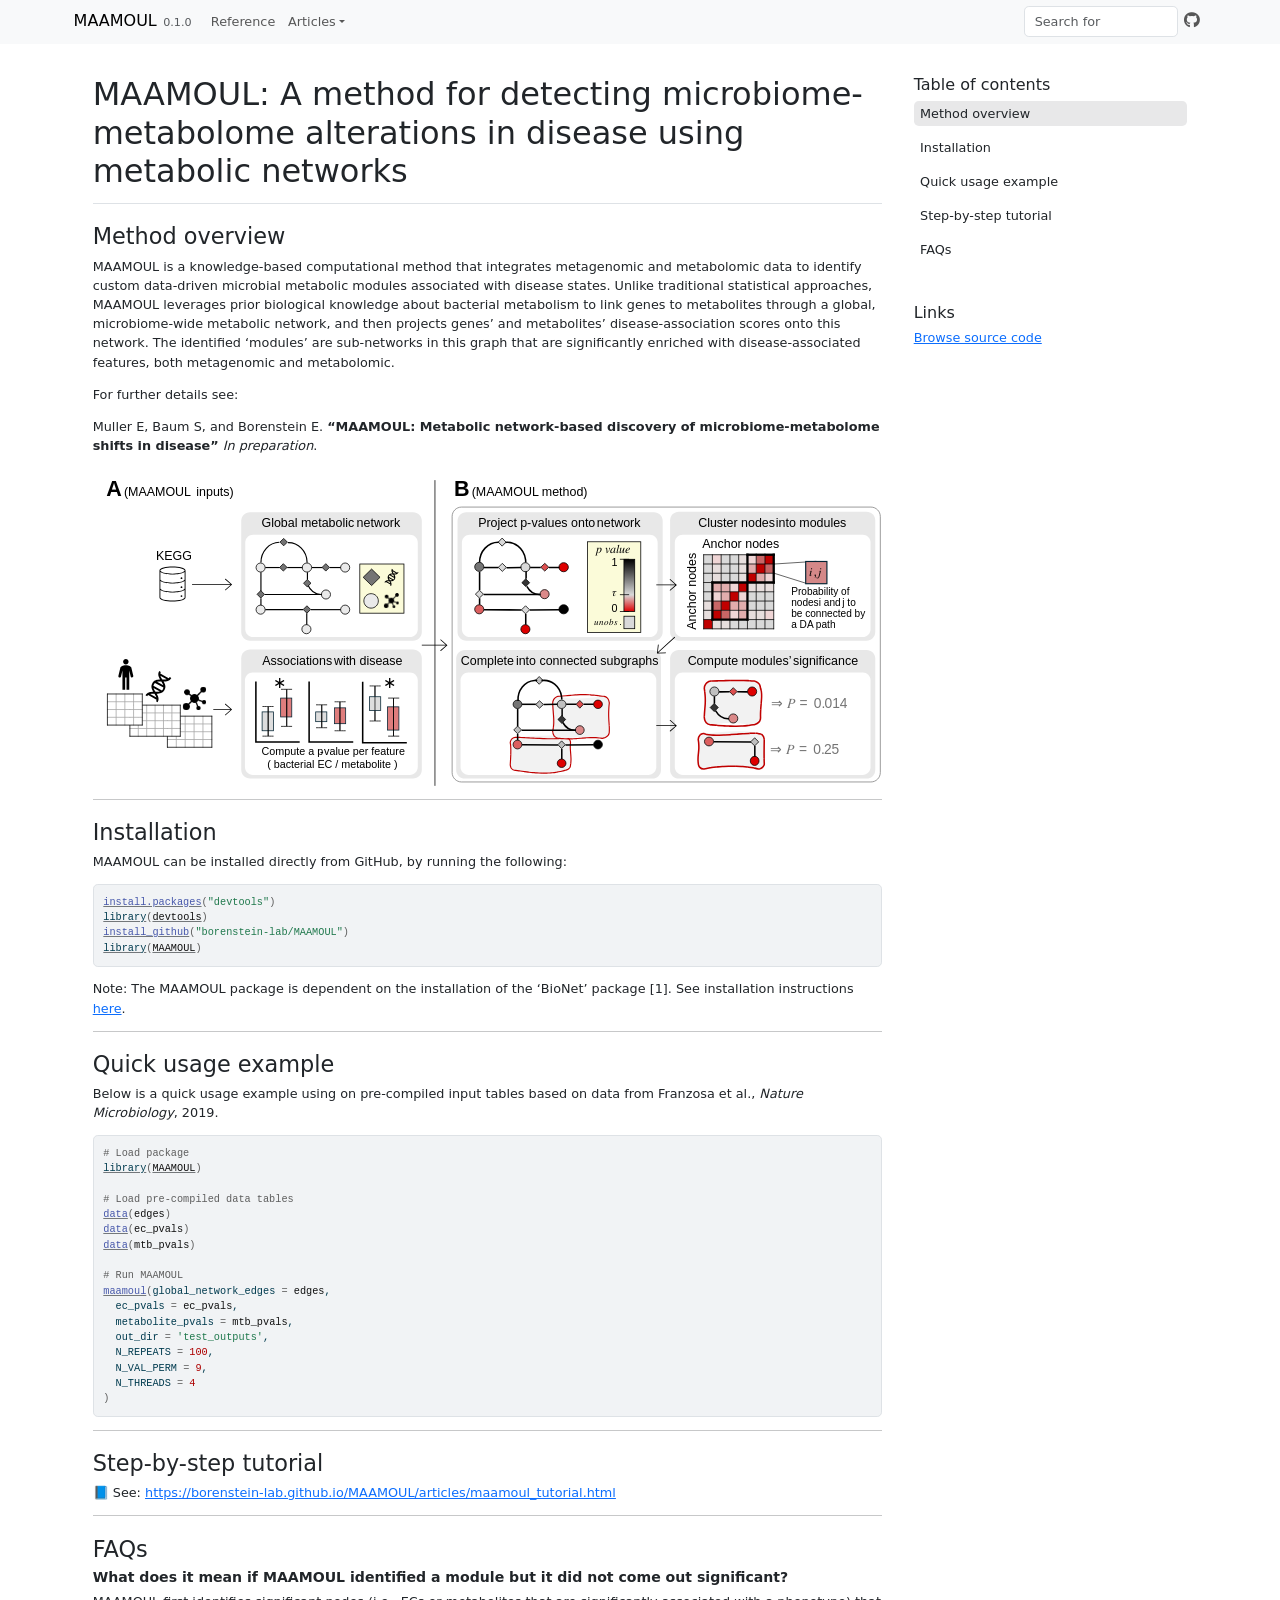
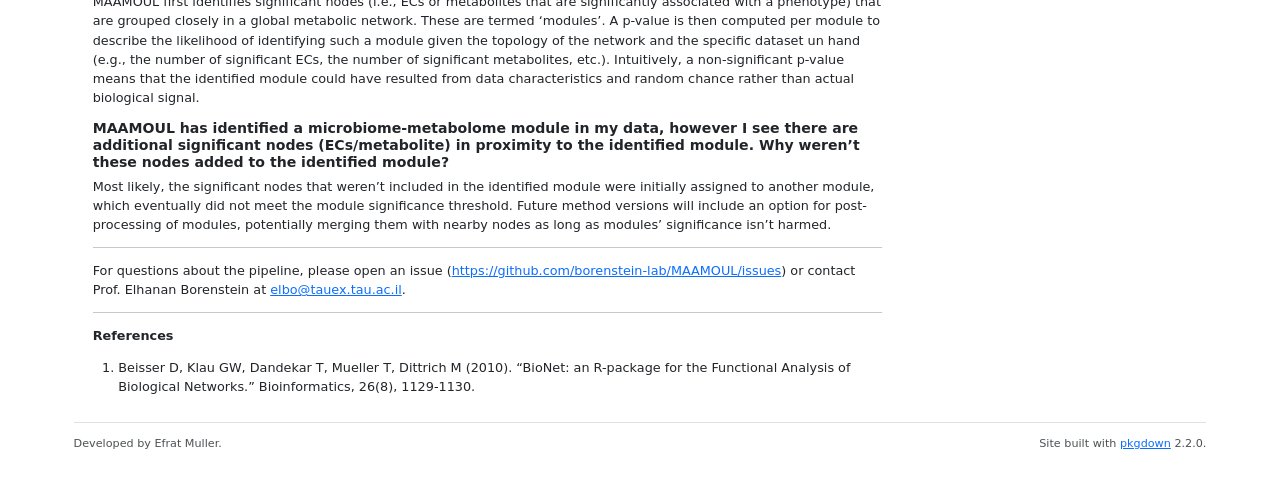
<file: docs/index.html>
<!DOCTYPE html>
<!-- Generated by pkgdown: do not edit by hand --><html lang="en">
<head>
<meta http-equiv="Content-Type" content="text/html; charset=UTF-8">
<meta charset="utf-8">
<meta http-equiv="X-UA-Compatible" content="IE=edge">
<meta name="viewport" content="width=device-width, initial-scale=1, shrink-to-fit=no">
<title>A method for detecting microbiome-metabolome alterations in disease using metabolic networks • MAAMOUL</title>
<script src="deps/jquery-3.6.0/jquery-3.6.0.min.js"></script><meta name="viewport" content="width=device-width, initial-scale=1, shrink-to-fit=no">
<link href="deps/bootstrap-5.3.1/bootstrap.min.css" rel="stylesheet">
<script src="deps/bootstrap-5.3.1/bootstrap.bundle.min.js"></script><link href="deps/font-awesome-6.5.2/css/all.min.css" rel="stylesheet">
<link href="deps/font-awesome-6.5.2/css/v4-shims.min.css" rel="stylesheet">
<script src="deps/headroom-0.11.0/headroom.min.js"></script><script src="deps/headroom-0.11.0/jQuery.headroom.min.js"></script><script src="deps/bootstrap-toc-1.0.1/bootstrap-toc.min.js"></script><script src="deps/clipboard.js-2.0.11/clipboard.min.js"></script><script src="deps/search-1.0.0/autocomplete.jquery.min.js"></script><script src="deps/search-1.0.0/fuse.min.js"></script><script src="deps/search-1.0.0/mark.min.js"></script><!-- pkgdown --><script src="pkgdown.js"></script><meta property="og:title" content="A method for detecting microbiome-metabolome alterations in disease using metabolic networks">
<meta name="description" content="TBC">
<meta property="og:description" content="TBC">
<style>
  html { font-size: 0.8rem; }
  pre, code { font-size: 0.8rem; }

  .container,
  .container-fluid {
    max-width: 90%;
  }

  main {
    padding-left: 0.5rem;
    padding-right: 0.5rem;
    max-width: 70% !important;
    width: 70% !important;
  }

  .contents {
    max-width: 100% !important;
  }

  .row {
    --bs-gutter-x: 1rem;
  }
</style>
</head>
<body>
    <a href="#main" class="visually-hidden-focusable">Skip to contents</a>


    <nav class="navbar navbar-expand-lg fixed-top bg-light" data-bs-theme="light" aria-label="Site navigation"><div class="container">

    <a class="navbar-brand me-2" href="index.html">MAAMOUL</a>

    <small class="nav-text text-muted me-auto" data-bs-toggle="tooltip" data-bs-placement="bottom" title="">0.1.0</small>


    <button class="navbar-toggler" type="button" data-bs-toggle="collapse" data-bs-target="#navbar" aria-controls="navbar" aria-expanded="false" aria-label="Toggle navigation">
      <span class="navbar-toggler-icon"></span>
    </button>

    <div id="navbar" class="collapse navbar-collapse ms-3">
      <ul class="navbar-nav me-auto">
<li class="nav-item"><a class="nav-link" href="reference/index.html">Reference</a></li>
<li class="nav-item dropdown">
  <button class="nav-link dropdown-toggle" type="button" id="dropdown-articles" data-bs-toggle="dropdown" aria-expanded="false" aria-haspopup="true">Articles</button>
  <ul class="dropdown-menu" aria-labelledby="dropdown-articles">
<li><a class="dropdown-item" href="articles/maamoul_tutorial.html">MAAMOUL Tutorial</a></li>
  </ul>
</li>
      </ul>
<ul class="navbar-nav">
<li class="nav-item"><form class="form-inline" role="search">
 <input class="form-control" type="search" name="search-input" id="search-input" autocomplete="off" aria-label="Search site" placeholder="Search for" data-search-index="search.json">
</form></li>
<li class="nav-item"><a class="external-link nav-link" href="https://github.com/borenstein-lab/MAAMOUL/" aria-label="GitHub"><span class="fa fab fa-github fa-lg"></span></a></li>
      </ul>
</div>


  </div>
</nav><div class="container template-home">
<div class="row">
  <main id="main" class="col-md-9"><div class="section level1">
<div class="page-header"><h1 id="maamoul-a-method-for-detecting-microbiome-metabolome-alterations-in-disease-using-metabolic-networks">MAAMOUL: A method for detecting microbiome-metabolome alterations in disease using metabolic networks<a class="anchor" aria-label="anchor" href="#maamoul-a-method-for-detecting-microbiome-metabolome-alterations-in-disease-using-metabolic-networks"></a>
</h1></div>
<div class="section level2">
<h2 id="method-overview">Method overview<a class="anchor" aria-label="anchor" href="#method-overview"></a>
</h2>
<p>MAAMOUL is a knowledge-based computational method that integrates metagenomic and metabolomic data to identify custom data-driven microbial metabolic modules associated with disease states. Unlike traditional statistical approaches, MAAMOUL leverages prior biological knowledge about bacterial metabolism to link genes to metabolites through a global, microbiome-wide metabolic network, and then projects genes’ and metabolites’ disease-association scores onto this network. The identified ‘modules’ are sub-networks in this graph that are significantly enriched with disease-associated features, both metagenomic and metabolomic.</p>
<p>For further details see:</p>
<p>Muller E, Baum S, and Borenstein E. <strong>“MAAMOUL: Metabolic network-based discovery of microbiome-metabolome shifts in disease”</strong> <em>In preparation</em>.</p>
<p><img src="reference/figures/Figure%201.svg" width="800" alt="MAAMOUL illustration"></p>
<hr>
</div>
<div class="section level2">
<h2 id="installation">Installation<a class="anchor" aria-label="anchor" href="#installation"></a>
</h2>
<p>MAAMOUL can be installed directly from GitHub, by running the following:</p>
<pre><code><span><span class="fu"><a href="https://rdrr.io/r/utils/install.packages.html" class="external-link">install.packages</a></span><span class="op">(</span><span class="st">"devtools"</span><span class="op">)</span></span>
<span><span class="kw"><a href="https://rdrr.io/r/base/library.html" class="external-link">library</a></span><span class="op">(</span><span class="va"><a href="https://devtools.r-lib.org/" class="external-link">devtools</a></span><span class="op">)</span></span>
<span><span class="fu"><a href="https://devtools.r-lib.org/reference/install-deprecated.html" class="external-link">install_github</a></span><span class="op">(</span><span class="st">"borenstein-lab/MAAMOUL"</span><span class="op">)</span></span>
<span><span class="kw"><a href="https://rdrr.io/r/base/library.html" class="external-link">library</a></span><span class="op">(</span><span class="va"><a href="https://github.com/borenstein-lab/MAAMOUL" class="external-link">MAAMOUL</a></span><span class="op">)</span></span></code></pre>
<p>Note: The MAAMOUL package is dependent on the installation of the ‘BioNet’ package [1]. See installation instructions <a href="https://www.bioconductor.org/packages/release/bioc/html/BioNet.html" class="external-link">here</a>.</p>
<hr>
</div>
<div class="section level2">
<h2 id="quick-usage-example">Quick usage example<a class="anchor" aria-label="anchor" href="#quick-usage-example"></a>
</h2>
<p>Below is a quick usage example using on pre-compiled input tables based on data from Franzosa et al., <em>Nature Microbiology</em>, 2019.</p>
<pre><code><span><span class="co"># Load package</span></span>
<span><span class="kw"><a href="https://rdrr.io/r/base/library.html" class="external-link">library</a></span><span class="op">(</span><span class="va"><a href="https://github.com/borenstein-lab/MAAMOUL" class="external-link">MAAMOUL</a></span><span class="op">)</span></span>
<span></span>
<span><span class="co"># Load pre-compiled data tables</span></span>
<span><span class="fu"><a href="https://rdrr.io/r/utils/data.html" class="external-link">data</a></span><span class="op">(</span><span class="va">edges</span><span class="op">)</span></span>
<span><span class="fu"><a href="https://rdrr.io/r/utils/data.html" class="external-link">data</a></span><span class="op">(</span><span class="va">ec_pvals</span><span class="op">)</span></span>
<span><span class="fu"><a href="https://rdrr.io/r/utils/data.html" class="external-link">data</a></span><span class="op">(</span><span class="va">mtb_pvals</span><span class="op">)</span></span>
<span></span>
<span><span class="co"># Run MAAMOUL</span></span>
<span><span class="fu"><a href="reference/maamoul.html">maamoul</a></span><span class="op">(</span>global_network_edges <span class="op">=</span> <span class="va">edges</span>,</span>
<span>  ec_pvals <span class="op">=</span> <span class="va">ec_pvals</span>,</span>
<span>  metabolite_pvals <span class="op">=</span> <span class="va">mtb_pvals</span>,</span>
<span>  out_dir <span class="op">=</span> <span class="st">'test_outputs'</span>,</span>
<span>  N_REPEATS <span class="op">=</span> <span class="fl">100</span>,</span>
<span>  N_VAL_PERM <span class="op">=</span> <span class="fl">9</span>,</span>
<span>  N_THREADS <span class="op">=</span> <span class="fl">4</span></span>
<span><span class="op">)</span></span></code></pre>
<hr>
</div>
<div class="section level2">
<h2 id="step-by-step-tutorial">Step-by-step tutorial<a class="anchor" aria-label="anchor" href="#step-by-step-tutorial"></a>
</h2>
<p>📘 See: <a href="https://borenstein-lab.github.io/MAAMOUL/articles/maamoul_tutorial.html" class="uri">https://borenstein-lab.github.io/MAAMOUL/articles/maamoul_tutorial.html</a></p>
<hr>
</div>
<div class="section level2">
<h2 id="faqs">FAQs<a class="anchor" aria-label="anchor" href="#faqs"></a>
</h2>
<div class="section level4">
<h4 id="what-does-it-mean-if-maamoul-identified-a-module-but-it-did-not-come-out-significant">What does it mean if MAAMOUL identified a module but it did not come out significant?<a class="anchor" aria-label="anchor" href="#what-does-it-mean-if-maamoul-identified-a-module-but-it-did-not-come-out-significant"></a>
</h4>
<p>MAAMOUL first identifies significant nodes (i.e., ECs or metabolites that are significantly associated with a phenotype) that are grouped closely in a global metabolic network. These are termed ‘modules’. A p-value is then computed per module to describe the likelihood of identifying such a module given the topology of the network and the specific dataset un hand (e.g., the number of significant ECs, the number of significant metabolites, etc.). Intuitively, a non-significant p-value means that the identified module could have resulted from data characteristics and random chance rather than actual biological signal.</p>
</div>
<div class="section level4">
<h4 id="[base64]">MAAMOUL has identified a microbiome-metabolome module in my data, however I see there are additional significant nodes (ECs/metabolite) in proximity to the identified module. Why weren’t these nodes added to the identified module?<a class="anchor" aria-label="anchor" href="#[base64]"></a>
</h4>
<p>Most likely, the significant nodes that weren’t included in the identified module were initially assigned to another module, which eventually did not meet the module significance threshold. Future method versions will include an option for post-processing of modules, potentially merging them with nearby nodes as long as modules’ significance isn’t harmed.</p>
<hr>
<p>For questions about the pipeline, please open an issue (<a href="https://github.com/borenstein-lab/MAAMOUL/issues" class="external-link uri">https://github.com/borenstein-lab/MAAMOUL/issues</a>) or contact Prof. Elhanan Borenstein at <a href="mailto:elbo@tauex.tau.ac.il" class="email">elbo@tauex.tau.ac.il</a>.</p>
<hr>
<p><strong>References</strong></p>
<ol style="list-style-type: decimal">
<li>Beisser D, Klau GW, Dandekar T, Mueller T, Dittrich M (2010). “BioNet: an R-package for the Functional Analysis of Biological Networks.” Bioinformatics, 26(8), 1129-1130.</li>
</ol>
</div>
</div>
</div>
  </main><aside class="col-md-3"><div class="table-of-contents">
<h2 data-toc-skip>Table of contents</h2>
<ul class="list-unstyled">
<li><nav id="toc"></nav></li>
</ul>
</div>

<div class="links">
<h2 data-toc-skip>Links</h2>
<ul class="list-unstyled">
<li><a href="https://github.com/borenstein-lab/MAAMOUL/" class="external-link">Browse source code</a></li>
</ul>
</div>

  </aside>
</div>


    <footer><div class="pkgdown-footer-left">
  <p>Developed by Efrat Muller.</p>
</div>

<div class="pkgdown-footer-right">
  <p>Site built with <a href="https://pkgdown.r-lib.org/" class="external-link">pkgdown</a> 2.2.0.</p>
</div>

    </footer>
</div>





  </body>
</html>
</file>
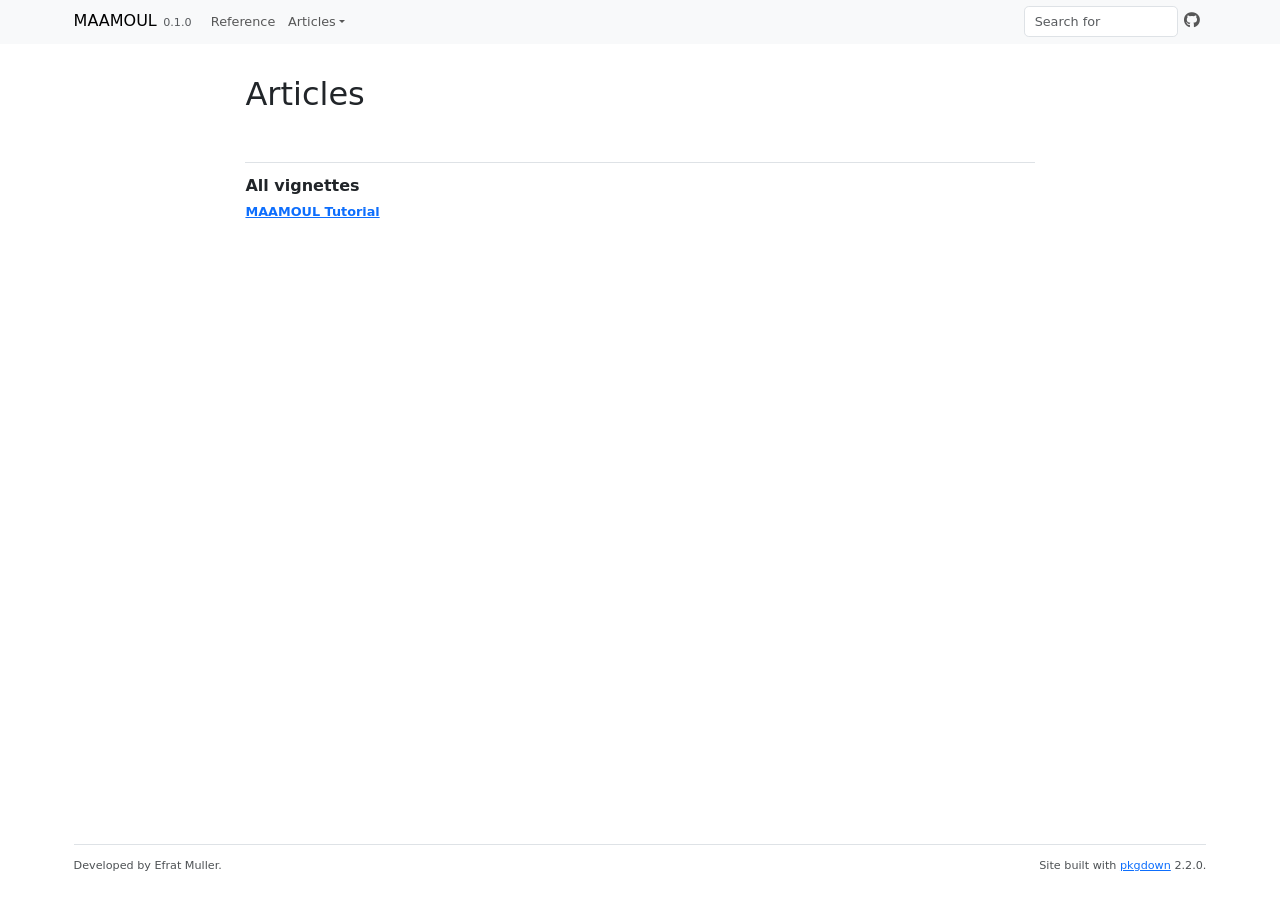
<file: docs/articles/index.html>
<!DOCTYPE html>
<!-- Generated by pkgdown: do not edit by hand --><html lang="en"><head><meta http-equiv="Content-Type" content="text/html; charset=UTF-8"><meta charset="utf-8"><meta http-equiv="X-UA-Compatible" content="IE=edge"><meta name="viewport" content="width=device-width, initial-scale=1, shrink-to-fit=no"><title>Articles • MAAMOUL</title><script src="../deps/jquery-3.6.0/jquery-3.6.0.min.js"></script><meta name="viewport" content="width=device-width, initial-scale=1, shrink-to-fit=no"><link href="../deps/bootstrap-5.3.1/bootstrap.min.css" rel="stylesheet"><script src="../deps/bootstrap-5.3.1/bootstrap.bundle.min.js"></script><link href="../deps/font-awesome-6.5.2/css/all.min.css" rel="stylesheet"><link href="../deps/font-awesome-6.5.2/css/v4-shims.min.css" rel="stylesheet"><script src="../deps/headroom-0.11.0/headroom.min.js"></script><script src="../deps/headroom-0.11.0/jQuery.headroom.min.js"></script><script src="../deps/bootstrap-toc-1.0.1/bootstrap-toc.min.js"></script><script src="../deps/clipboard.js-2.0.11/clipboard.min.js"></script><script src="../deps/search-1.0.0/autocomplete.jquery.min.js"></script><script src="../deps/search-1.0.0/fuse.min.js"></script><script src="../deps/search-1.0.0/mark.min.js"></script><!-- pkgdown --><script src="../pkgdown.js"></script><meta property="og:title" content="Articles"><style>
  html { font-size: 0.8rem; }
  pre, code { font-size: 0.8rem; }

  .container,
  .container-fluid {
    max-width: 90%;
  }

  main {
    padding-left: 0.5rem;
    padding-right: 0.5rem;
    max-width: 70% !important;
    width: 70% !important;
  }

  .contents {
    max-width: 100% !important;
  }

  .row {
    --bs-gutter-x: 1rem;
  }
</style></head><body>
    <a href="#main" class="visually-hidden-focusable">Skip to contents</a>


    <nav class="navbar navbar-expand-lg fixed-top bg-light" data-bs-theme="light" aria-label="Site navigation"><div class="container">

    <a class="navbar-brand me-2" href="../index.html">MAAMOUL</a>

    <small class="nav-text text-muted me-auto" data-bs-toggle="tooltip" data-bs-placement="bottom" title="">0.1.0</small>


    <button class="navbar-toggler" type="button" data-bs-toggle="collapse" data-bs-target="#navbar" aria-controls="navbar" aria-expanded="false" aria-label="Toggle navigation">
      <span class="navbar-toggler-icon"></span>
    </button>

    <div id="navbar" class="collapse navbar-collapse ms-3">
      <ul class="navbar-nav me-auto"><li class="nav-item"><a class="nav-link" href="../reference/index.html">Reference</a></li>
<li class="nav-item dropdown">
  <button class="nav-link dropdown-toggle" type="button" id="dropdown-articles" data-bs-toggle="dropdown" aria-expanded="false" aria-haspopup="true">Articles</button>
  <ul class="dropdown-menu" aria-labelledby="dropdown-articles"><li><a class="dropdown-item" href="../articles/maamoul_tutorial.html">MAAMOUL Tutorial</a></li>
  </ul></li>
      </ul><ul class="navbar-nav"><li class="nav-item"><form class="form-inline" role="search">
 <input class="form-control" type="search" name="search-input" id="search-input" autocomplete="off" aria-label="Search site" placeholder="Search for" data-search-index="../search.json"></form></li>
<li class="nav-item"><a class="external-link nav-link" href="https://github.com/borenstein-lab/MAAMOUL/" aria-label="GitHub"><span class="fa fab fa-github fa-lg"></span></a></li>
      </ul></div>


  </div>
</nav><div class="container template-article-index">
<div class="row">
  <main id="main" class="col-md-9"><div class="page-header">

      <h1>Articles</h1>
    </div>

    <div class="section ">
      <h3>All vignettes</h3>
      <div class="section-desc"></div>

      <dl><dt><a href="maamoul_tutorial.html">MAAMOUL Tutorial</a></dt>
        <dd>
      </dd></dl></div>
  </main></div>


    <footer><div class="pkgdown-footer-left">
  <p>Developed by Efrat Muller.</p>
</div>

<div class="pkgdown-footer-right">
  <p>Site built with <a href="https://pkgdown.r-lib.org/" class="external-link">pkgdown</a> 2.2.0.</p>
</div>

    </footer></div>





  </body></html>
</file>
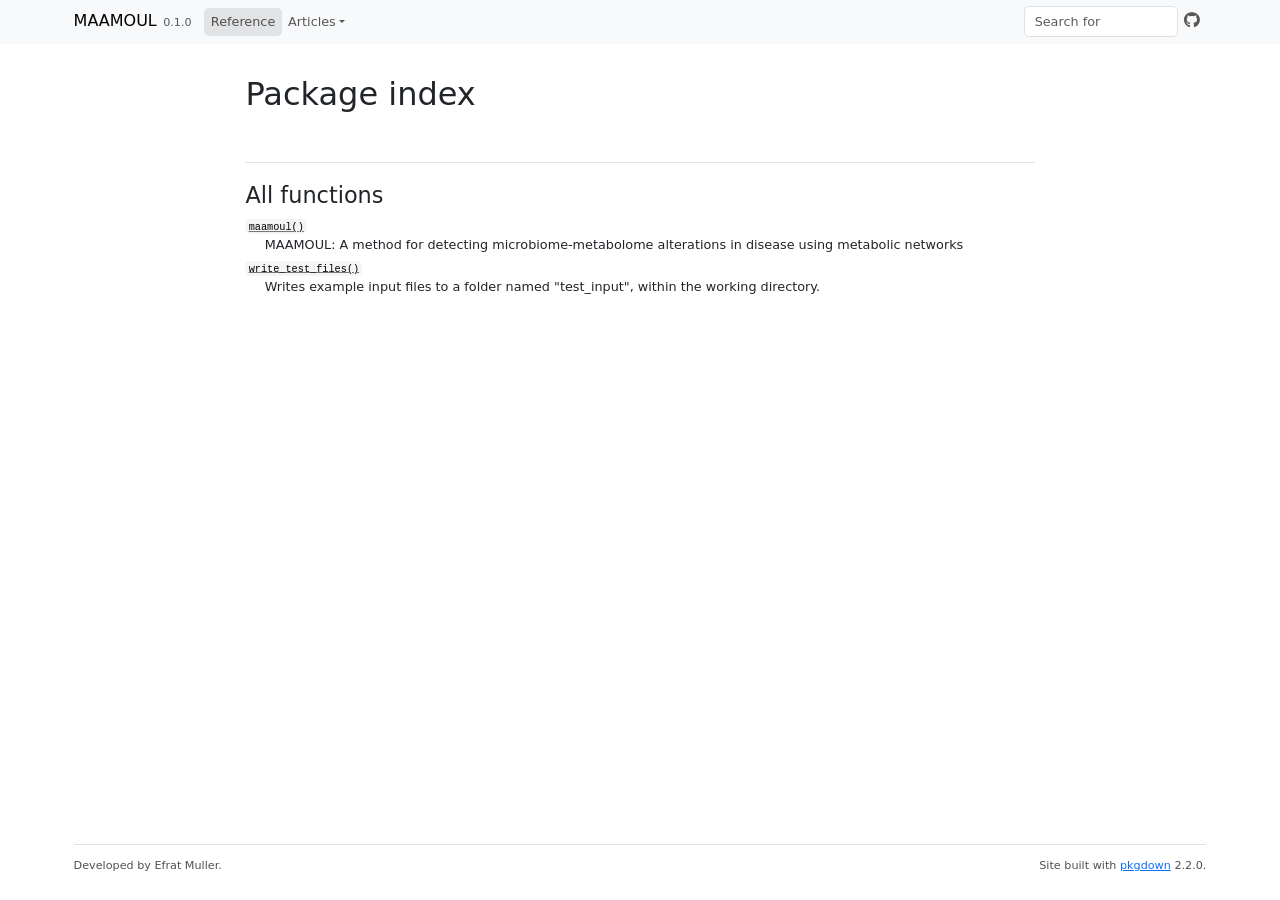
<file: docs/reference/index.html>
<!DOCTYPE html>
<!-- Generated by pkgdown: do not edit by hand --><html lang="en"><head><meta http-equiv="Content-Type" content="text/html; charset=UTF-8"><meta charset="utf-8"><meta http-equiv="X-UA-Compatible" content="IE=edge"><meta name="viewport" content="width=device-width, initial-scale=1, shrink-to-fit=no"><title>Package index • MAAMOUL</title><script src="../deps/jquery-3.6.0/jquery-3.6.0.min.js"></script><meta name="viewport" content="width=device-width, initial-scale=1, shrink-to-fit=no"><link href="../deps/bootstrap-5.3.1/bootstrap.min.css" rel="stylesheet"><script src="../deps/bootstrap-5.3.1/bootstrap.bundle.min.js"></script><link href="../deps/font-awesome-6.5.2/css/all.min.css" rel="stylesheet"><link href="../deps/font-awesome-6.5.2/css/v4-shims.min.css" rel="stylesheet"><script src="../deps/headroom-0.11.0/headroom.min.js"></script><script src="../deps/headroom-0.11.0/jQuery.headroom.min.js"></script><script src="../deps/bootstrap-toc-1.0.1/bootstrap-toc.min.js"></script><script src="../deps/clipboard.js-2.0.11/clipboard.min.js"></script><script src="../deps/search-1.0.0/autocomplete.jquery.min.js"></script><script src="../deps/search-1.0.0/fuse.min.js"></script><script src="../deps/search-1.0.0/mark.min.js"></script><!-- pkgdown --><script src="../pkgdown.js"></script><meta property="og:title" content="Package index"><style>
  html { font-size: 0.8rem; }
  pre, code { font-size: 0.8rem; }

  .container,
  .container-fluid {
    max-width: 90%;
  }

  main {
    padding-left: 0.5rem;
    padding-right: 0.5rem;
    max-width: 70% !important;
    width: 70% !important;
  }

  .contents {
    max-width: 100% !important;
  }

  .row {
    --bs-gutter-x: 1rem;
  }
</style></head><body>
    <a href="#main" class="visually-hidden-focusable">Skip to contents</a>


    <nav class="navbar navbar-expand-lg fixed-top bg-light" data-bs-theme="light" aria-label="Site navigation"><div class="container">

    <a class="navbar-brand me-2" href="../index.html">MAAMOUL</a>

    <small class="nav-text text-muted me-auto" data-bs-toggle="tooltip" data-bs-placement="bottom" title="">0.1.0</small>


    <button class="navbar-toggler" type="button" data-bs-toggle="collapse" data-bs-target="#navbar" aria-controls="navbar" aria-expanded="false" aria-label="Toggle navigation">
      <span class="navbar-toggler-icon"></span>
    </button>

    <div id="navbar" class="collapse navbar-collapse ms-3">
      <ul class="navbar-nav me-auto"><li class="active nav-item"><a class="nav-link" href="../reference/index.html">Reference</a></li>
<li class="nav-item dropdown">
  <button class="nav-link dropdown-toggle" type="button" id="dropdown-articles" data-bs-toggle="dropdown" aria-expanded="false" aria-haspopup="true">Articles</button>
  <ul class="dropdown-menu" aria-labelledby="dropdown-articles"><li><a class="dropdown-item" href="../articles/maamoul_tutorial.html">MAAMOUL Tutorial</a></li>
  </ul></li>
      </ul><ul class="navbar-nav"><li class="nav-item"><form class="form-inline" role="search">
 <input class="form-control" type="search" name="search-input" id="search-input" autocomplete="off" aria-label="Search site" placeholder="Search for" data-search-index="../search.json"></form></li>
<li class="nav-item"><a class="external-link nav-link" href="https://github.com/borenstein-lab/MAAMOUL/" aria-label="GitHub"><span class="fa fab fa-github fa-lg"></span></a></li>
      </ul></div>


  </div>
</nav><div class="container template-reference-index">
<div class="row">
  <main id="main" class="col-md-9"><div class="page-header">

      <h1>Package index</h1>
    </div>

    <div class="section level2">
      <h2 id="all-functions">All functions<a class="anchor" aria-label="anchor" href="#all-functions"></a></h2>



      <dl></dl></div><div class="section level2">




      <dl><dt>

          <code><a href="maamoul.html">maamoul()</a></code>

        </dt>
        <dd>MAAMOUL: A method for detecting microbiome-metabolome alterations in disease using metabolic networks</dd>

        <dt>

          <code><a href="write_test_files.html">write_test_files()</a></code>

        </dt>
        <dd>Writes example input files to a folder named "test_input", within the working directory.</dd>
      </dl></div>
  </main></div>


    <footer><div class="pkgdown-footer-left">
  <p>Developed by Efrat Muller.</p>
</div>

<div class="pkgdown-footer-right">
  <p>Site built with <a href="https://pkgdown.r-lib.org/" class="external-link">pkgdown</a> 2.2.0.</p>
</div>

    </footer></div>





  </body></html>
</file>
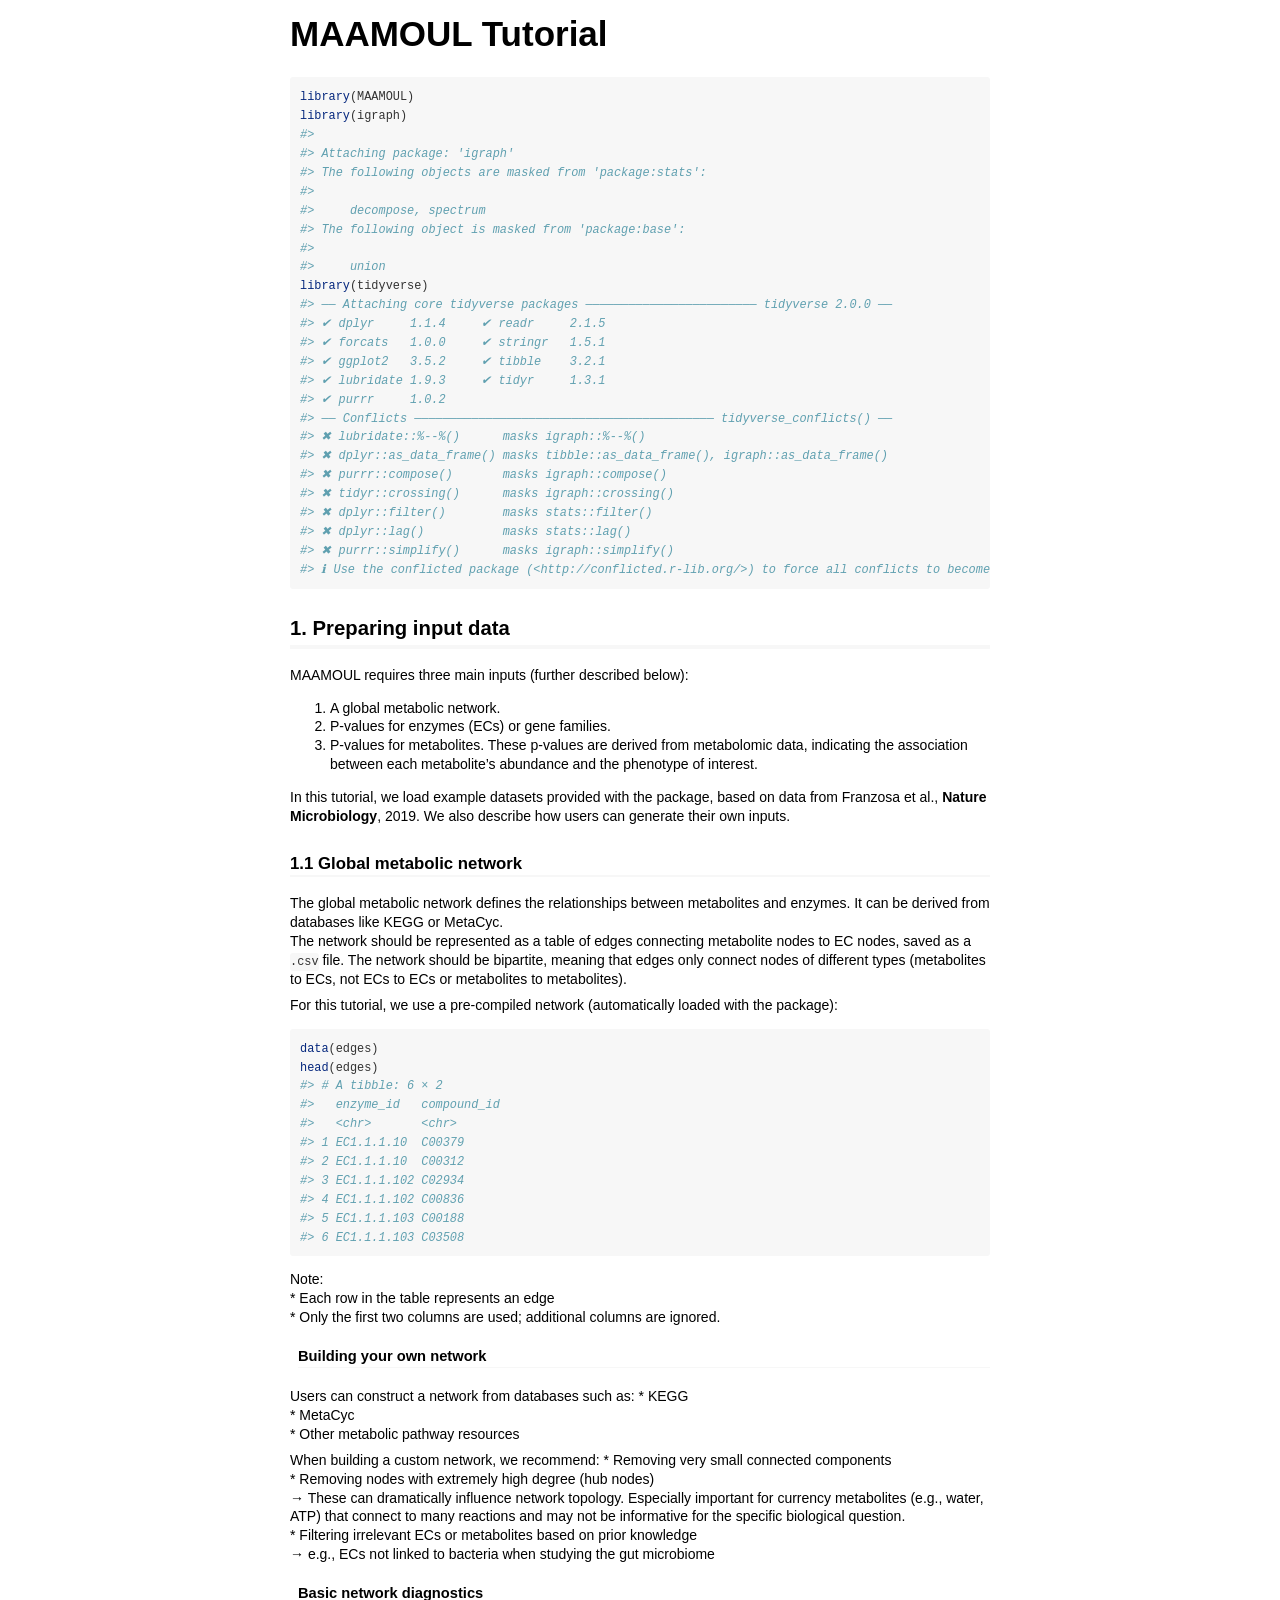
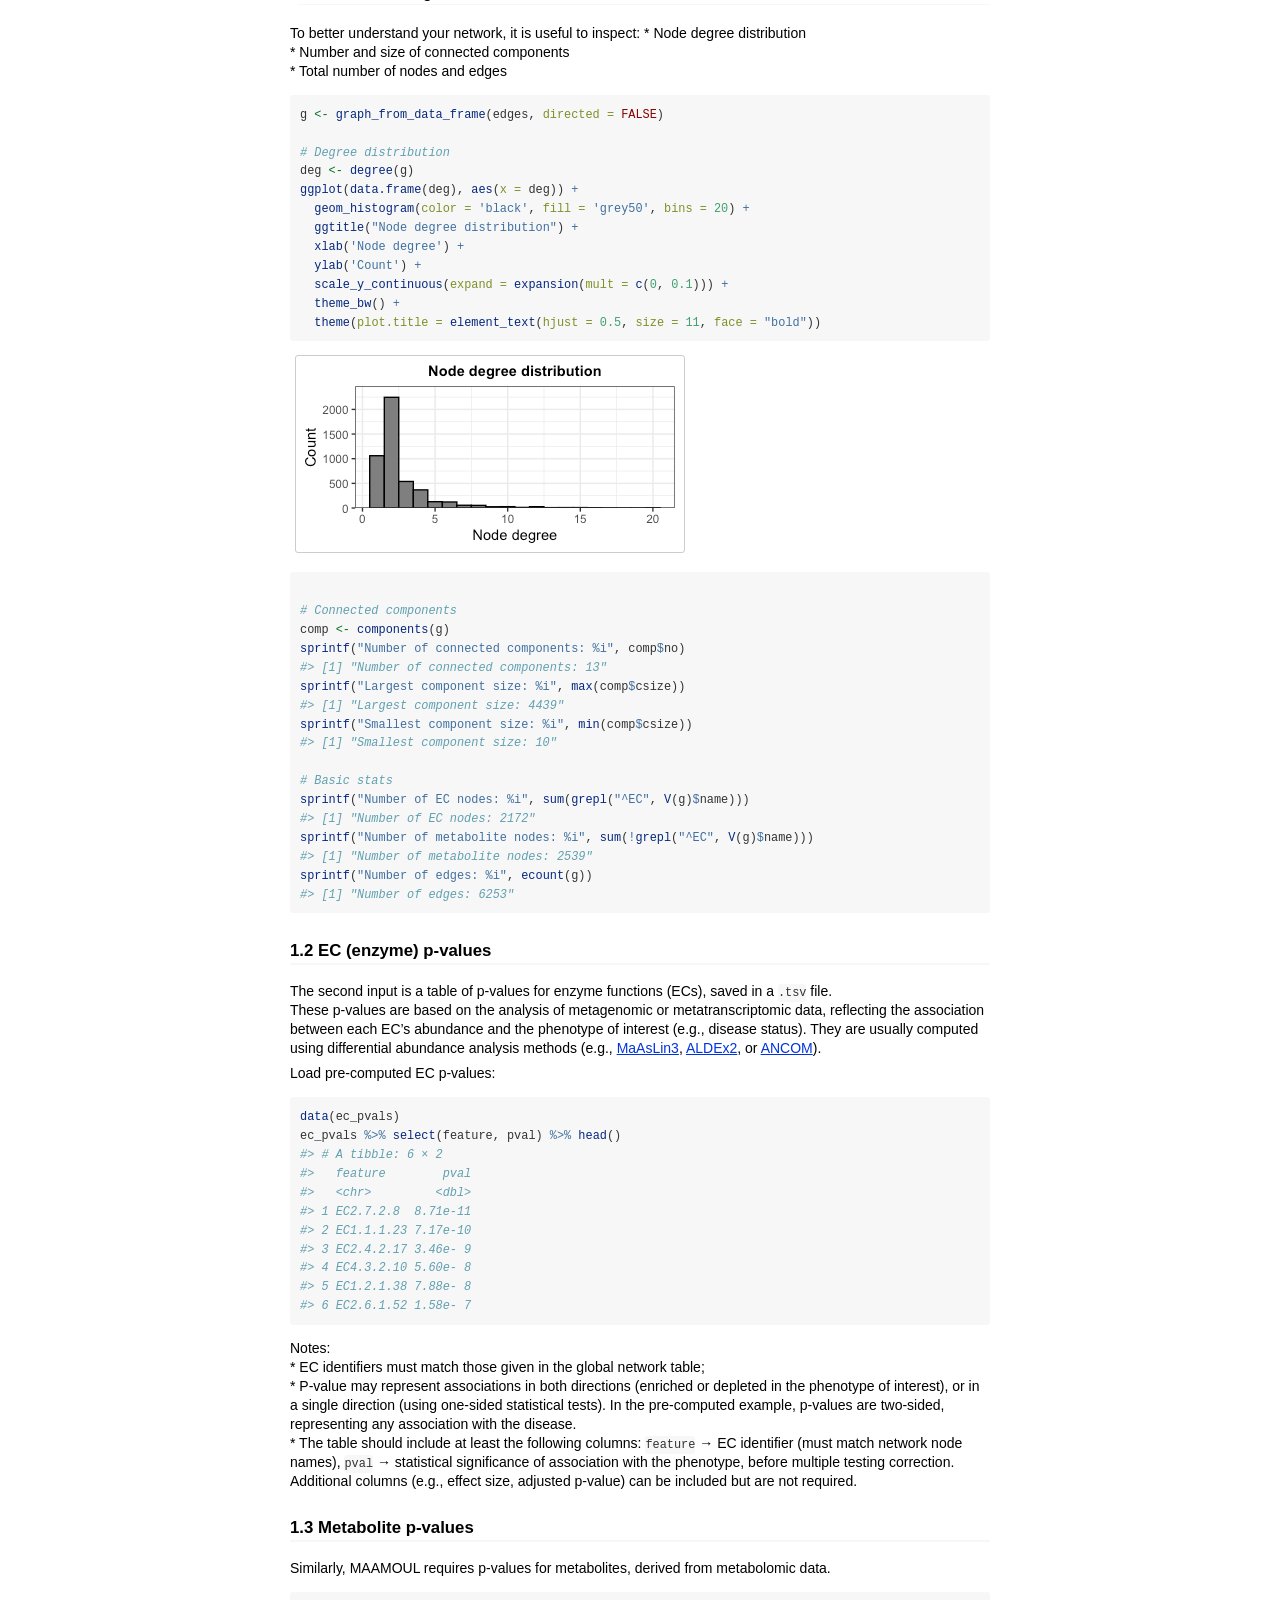
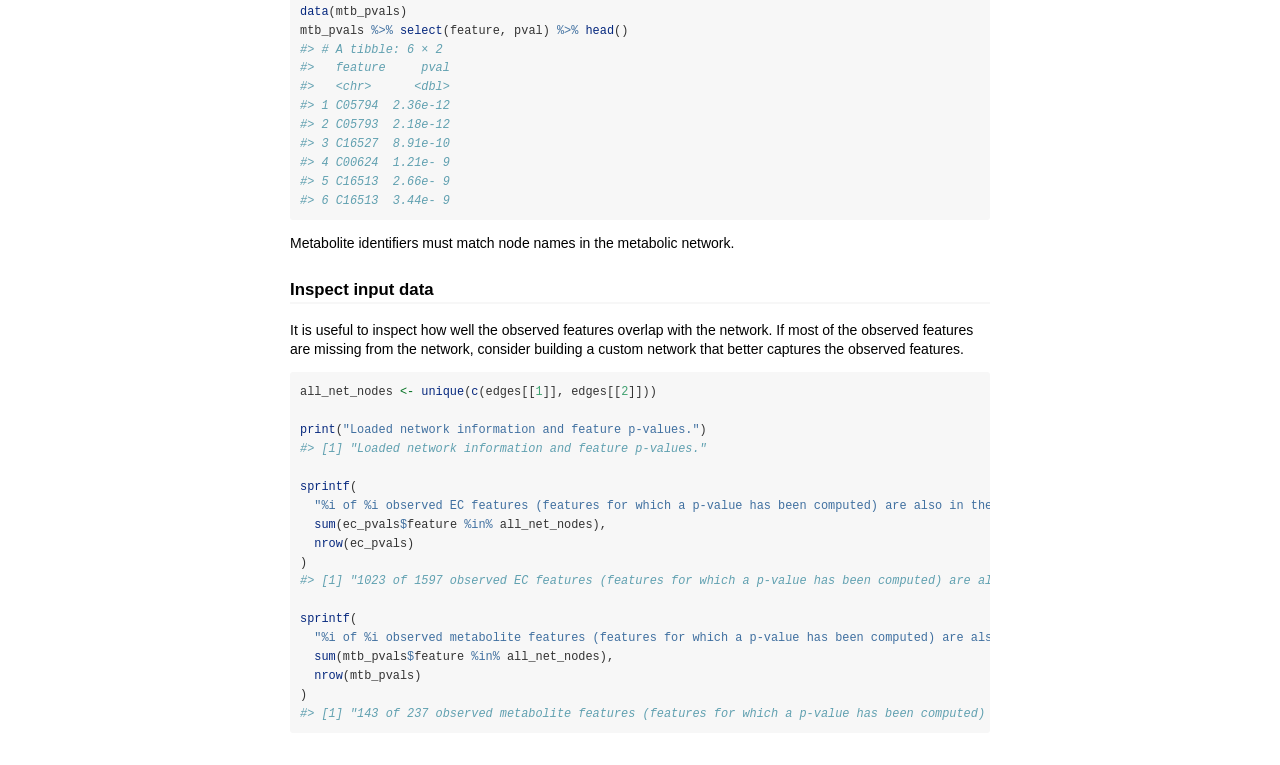
<file: doc/maamoul_tutorial.html>
<!DOCTYPE html>

<html>

<head>

<meta charset="utf-8" />
<meta name="generator" content="pandoc" />
<meta http-equiv="X-UA-Compatible" content="IE=EDGE" />

<meta name="viewport" content="width=device-width, initial-scale=1" />



<title>MAAMOUL Tutorial</title>

<script>// Pandoc 2.9 adds attributes on both header and div. We remove the former (to
// be compatible with the behavior of Pandoc < 2.8).
document.addEventListener('DOMContentLoaded', function(e) {
  var hs = document.querySelectorAll("div.section[class*='level'] > :first-child");
  var i, h, a;
  for (i = 0; i < hs.length; i++) {
    h = hs[i];
    if (!/^h[1-6]$/i.test(h.tagName)) continue;  // it should be a header h1-h6
    a = h.attributes;
    while (a.length > 0) h.removeAttribute(a[0].name);
  }
});
</script>

<style type="text/css">
code{white-space: pre-wrap;}
span.smallcaps{font-variant: small-caps;}
span.underline{text-decoration: underline;}
div.column{display: inline-block; vertical-align: top; width: 50%;}
div.hanging-indent{margin-left: 1.5em; text-indent: -1.5em;}
ul.task-list{list-style: none;}
</style>



<style type="text/css">
code {
white-space: pre;
}
.sourceCode {
overflow: visible;
}
</style>
<style type="text/css" data-origin="pandoc">
pre > code.sourceCode { white-space: pre; position: relative; }
pre > code.sourceCode > span { line-height: 1.25; }
pre > code.sourceCode > span:empty { height: 1.2em; }
.sourceCode { overflow: visible; }
code.sourceCode > span { color: inherit; text-decoration: inherit; }
div.sourceCode { margin: 1em 0; }
pre.sourceCode { margin: 0; }
@media screen {
div.sourceCode { overflow: auto; }
}
@media print {
pre > code.sourceCode { white-space: pre-wrap; }
pre > code.sourceCode > span { display: inline-block; text-indent: -5em; padding-left: 5em; }
}
pre.numberSource code
{ counter-reset: source-line 0; }
pre.numberSource code > span
{ position: relative; left: -4em; counter-increment: source-line; }
pre.numberSource code > span > a:first-child::before
{ content: counter(source-line);
position: relative; left: -1em; text-align: right; vertical-align: baseline;
border: none; display: inline-block;
-webkit-touch-callout: none; -webkit-user-select: none;
-khtml-user-select: none; -moz-user-select: none;
-ms-user-select: none; user-select: none;
padding: 0 4px; width: 4em;
color: #aaaaaa;
}
pre.numberSource { margin-left: 3em; border-left: 1px solid #aaaaaa; padding-left: 4px; }
div.sourceCode
{ }
@media screen {
pre > code.sourceCode > span > a:first-child::before { text-decoration: underline; }
}
code span.al { color: #ff0000; font-weight: bold; } 
code span.an { color: #60a0b0; font-weight: bold; font-style: italic; } 
code span.at { color: #7d9029; } 
code span.bn { color: #40a070; } 
code span.bu { color: #008000; } 
code span.cf { color: #007020; font-weight: bold; } 
code span.ch { color: #4070a0; } 
code span.cn { color: #880000; } 
code span.co { color: #60a0b0; font-style: italic; } 
code span.cv { color: #60a0b0; font-weight: bold; font-style: italic; } 
code span.do { color: #ba2121; font-style: italic; } 
code span.dt { color: #902000; } 
code span.dv { color: #40a070; } 
code span.er { color: #ff0000; font-weight: bold; } 
code span.ex { } 
code span.fl { color: #40a070; } 
code span.fu { color: #06287e; } 
code span.im { color: #008000; font-weight: bold; } 
code span.in { color: #60a0b0; font-weight: bold; font-style: italic; } 
code span.kw { color: #007020; font-weight: bold; } 
code span.op { color: #666666; } 
code span.ot { color: #007020; } 
code span.pp { color: #bc7a00; } 
code span.sc { color: #4070a0; } 
code span.ss { color: #bb6688; } 
code span.st { color: #4070a0; } 
code span.va { color: #19177c; } 
code span.vs { color: #4070a0; } 
code span.wa { color: #60a0b0; font-weight: bold; font-style: italic; } 
</style>
<script>
// apply pandoc div.sourceCode style to pre.sourceCode instead
(function() {
  var sheets = document.styleSheets;
  for (var i = 0; i < sheets.length; i++) {
    if (sheets[i].ownerNode.dataset["origin"] !== "pandoc") continue;
    try { var rules = sheets[i].cssRules; } catch (e) { continue; }
    var j = 0;
    while (j < rules.length) {
      var rule = rules[j];
      // check if there is a div.sourceCode rule
      if (rule.type !== rule.STYLE_RULE || rule.selectorText !== "div.sourceCode") {
        j++;
        continue;
      }
      var style = rule.style.cssText;
      // check if color or background-color is set
      if (rule.style.color === '' && rule.style.backgroundColor === '') {
        j++;
        continue;
      }
      // replace div.sourceCode by a pre.sourceCode rule
      sheets[i].deleteRule(j);
      sheets[i].insertRule('pre.sourceCode{' + style + '}', j);
    }
  }
})();
</script>




<style type="text/css">body {
background-color: #fff;
margin: 1em auto;
max-width: 700px;
overflow: visible;
padding-left: 2em;
padding-right: 2em;
font-family: "Open Sans", "Helvetica Neue", Helvetica, Arial, sans-serif;
font-size: 14px;
line-height: 1.35;
}
#TOC {
clear: both;
margin: 0 0 10px 10px;
padding: 4px;
width: 400px;
border: 1px solid #CCCCCC;
border-radius: 5px;
background-color: #f6f6f6;
font-size: 13px;
line-height: 1.3;
}
#TOC .toctitle {
font-weight: bold;
font-size: 15px;
margin-left: 5px;
}
#TOC ul {
padding-left: 40px;
margin-left: -1.5em;
margin-top: 5px;
margin-bottom: 5px;
}
#TOC ul ul {
margin-left: -2em;
}
#TOC li {
line-height: 16px;
}
table {
margin: 1em auto;
border-width: 1px;
border-color: #DDDDDD;
border-style: outset;
border-collapse: collapse;
}
table th {
border-width: 2px;
padding: 5px;
border-style: inset;
}
table td {
border-width: 1px;
border-style: inset;
line-height: 18px;
padding: 5px 5px;
}
table, table th, table td {
border-left-style: none;
border-right-style: none;
}
table thead, table tr.even {
background-color: #f7f7f7;
}
p {
margin: 0.5em 0;
}
blockquote {
background-color: #f6f6f6;
padding: 0.25em 0.75em;
}
hr {
border-style: solid;
border: none;
border-top: 1px solid #777;
margin: 28px 0;
}
dl {
margin-left: 0;
}
dl dd {
margin-bottom: 13px;
margin-left: 13px;
}
dl dt {
font-weight: bold;
}
ul {
margin-top: 0;
}
ul li {
list-style: circle outside;
}
ul ul {
margin-bottom: 0;
}
pre, code {
background-color: #f7f7f7;
border-radius: 3px;
color: #333;
white-space: pre-wrap; 
}
pre {
border-radius: 3px;
margin: 5px 0px 10px 0px;
padding: 10px;
}
pre:not([class]) {
background-color: #f7f7f7;
}
code {
font-family: Consolas, Monaco, 'Courier New', monospace;
font-size: 85%;
}
p > code, li > code {
padding: 2px 0px;
}
div.figure {
text-align: center;
}
img {
background-color: #FFFFFF;
padding: 2px;
border: 1px solid #DDDDDD;
border-radius: 3px;
border: 1px solid #CCCCCC;
margin: 0 5px;
}
h1 {
margin-top: 0;
font-size: 35px;
line-height: 40px;
}
h2 {
border-bottom: 4px solid #f7f7f7;
padding-top: 10px;
padding-bottom: 2px;
font-size: 145%;
}
h3 {
border-bottom: 2px solid #f7f7f7;
padding-top: 10px;
font-size: 120%;
}
h4 {
border-bottom: 1px solid #f7f7f7;
margin-left: 8px;
font-size: 105%;
}
h5, h6 {
border-bottom: 1px solid #ccc;
font-size: 105%;
}
a {
color: #0033dd;
text-decoration: none;
}
a:hover {
color: #6666ff; }
a:visited {
color: #800080; }
a:visited:hover {
color: #BB00BB; }
a[href^="http:"] {
text-decoration: underline; }
a[href^="https:"] {
text-decoration: underline; }

code > span.kw { color: #555; font-weight: bold; } 
code > span.dt { color: #902000; } 
code > span.dv { color: #40a070; } 
code > span.bn { color: #d14; } 
code > span.fl { color: #d14; } 
code > span.ch { color: #d14; } 
code > span.st { color: #d14; } 
code > span.co { color: #888888; font-style: italic; } 
code > span.ot { color: #007020; } 
code > span.al { color: #ff0000; font-weight: bold; } 
code > span.fu { color: #900; font-weight: bold; } 
code > span.er { color: #a61717; background-color: #e3d2d2; } 
</style>




</head>

<body>




<h1 class="title toc-ignore">MAAMOUL Tutorial</h1>



<div class="sourceCode" id="cb1"><pre class="sourceCode r"><code class="sourceCode r"><span id="cb1-1"><a href="#cb1-1" tabindex="-1"></a><span class="fu">library</span>(MAAMOUL)</span>
<span id="cb1-2"><a href="#cb1-2" tabindex="-1"></a><span class="fu">library</span>(igraph)</span>
<span id="cb1-3"><a href="#cb1-3" tabindex="-1"></a><span class="co">#&gt; </span></span>
<span id="cb1-4"><a href="#cb1-4" tabindex="-1"></a><span class="co">#&gt; Attaching package: &#39;igraph&#39;</span></span>
<span id="cb1-5"><a href="#cb1-5" tabindex="-1"></a><span class="co">#&gt; The following objects are masked from &#39;package:stats&#39;:</span></span>
<span id="cb1-6"><a href="#cb1-6" tabindex="-1"></a><span class="co">#&gt; </span></span>
<span id="cb1-7"><a href="#cb1-7" tabindex="-1"></a><span class="co">#&gt;     decompose, spectrum</span></span>
<span id="cb1-8"><a href="#cb1-8" tabindex="-1"></a><span class="co">#&gt; The following object is masked from &#39;package:base&#39;:</span></span>
<span id="cb1-9"><a href="#cb1-9" tabindex="-1"></a><span class="co">#&gt; </span></span>
<span id="cb1-10"><a href="#cb1-10" tabindex="-1"></a><span class="co">#&gt;     union</span></span>
<span id="cb1-11"><a href="#cb1-11" tabindex="-1"></a><span class="fu">library</span>(tidyverse)</span>
<span id="cb1-12"><a href="#cb1-12" tabindex="-1"></a><span class="co">#&gt; ── Attaching core tidyverse packages ──────────────────────── tidyverse 2.0.0 ──</span></span>
<span id="cb1-13"><a href="#cb1-13" tabindex="-1"></a><span class="co">#&gt; ✔ dplyr     1.1.4     ✔ readr     2.1.5</span></span>
<span id="cb1-14"><a href="#cb1-14" tabindex="-1"></a><span class="co">#&gt; ✔ forcats   1.0.0     ✔ stringr   1.5.1</span></span>
<span id="cb1-15"><a href="#cb1-15" tabindex="-1"></a><span class="co">#&gt; ✔ ggplot2   3.5.2     ✔ tibble    3.2.1</span></span>
<span id="cb1-16"><a href="#cb1-16" tabindex="-1"></a><span class="co">#&gt; ✔ lubridate 1.9.3     ✔ tidyr     1.3.1</span></span>
<span id="cb1-17"><a href="#cb1-17" tabindex="-1"></a><span class="co">#&gt; ✔ purrr     1.0.2</span></span>
<span id="cb1-18"><a href="#cb1-18" tabindex="-1"></a><span class="co">#&gt; ── Conflicts ────────────────────────────────────────── tidyverse_conflicts() ──</span></span>
<span id="cb1-19"><a href="#cb1-19" tabindex="-1"></a><span class="co">#&gt; ✖ lubridate::%--%()      masks igraph::%--%()</span></span>
<span id="cb1-20"><a href="#cb1-20" tabindex="-1"></a><span class="co">#&gt; ✖ dplyr::as_data_frame() masks tibble::as_data_frame(), igraph::as_data_frame()</span></span>
<span id="cb1-21"><a href="#cb1-21" tabindex="-1"></a><span class="co">#&gt; ✖ purrr::compose()       masks igraph::compose()</span></span>
<span id="cb1-22"><a href="#cb1-22" tabindex="-1"></a><span class="co">#&gt; ✖ tidyr::crossing()      masks igraph::crossing()</span></span>
<span id="cb1-23"><a href="#cb1-23" tabindex="-1"></a><span class="co">#&gt; ✖ dplyr::filter()        masks stats::filter()</span></span>
<span id="cb1-24"><a href="#cb1-24" tabindex="-1"></a><span class="co">#&gt; ✖ dplyr::lag()           masks stats::lag()</span></span>
<span id="cb1-25"><a href="#cb1-25" tabindex="-1"></a><span class="co">#&gt; ✖ purrr::simplify()      masks igraph::simplify()</span></span>
<span id="cb1-26"><a href="#cb1-26" tabindex="-1"></a><span class="co">#&gt; ℹ Use the conflicted package (&lt;http://conflicted.r-lib.org/&gt;) to force all conflicts to become errors</span></span></code></pre></div>
<div id="preparing-input-data" class="section level2">
<h2>1. Preparing input data</h2>
<p>MAAMOUL requires three main inputs (further described below):</p>
<ol style="list-style-type: decimal">
<li>A global metabolic network.<br />
</li>
<li>P-values for enzymes (ECs) or gene families.<br />
</li>
<li>P-values for metabolites. These p-values are derived from
metabolomic data, indicating the association between each metabolite’s
abundance and the phenotype of interest.</li>
</ol>
<p>In this tutorial, we load example datasets provided with the package,
based on data from Franzosa et al., <strong>Nature
Microbiology</strong>, 2019. We also describe how users can generate
their own inputs.</p>
<div id="global-metabolic-network" class="section level3">
<h3>1.1 Global metabolic network</h3>
<p>The global metabolic network defines the relationships between
metabolites and enzymes. It can be derived from databases like KEGG or
MetaCyc.<br />
The network should be represented as a table of edges connecting
metabolite nodes to EC nodes, saved as a <code>.csv</code> file. The
network should be bipartite, meaning that edges only connect nodes of
different types (metabolites to ECs, not ECs to ECs or metabolites to
metabolites).</p>
<p>For this tutorial, we use a pre-compiled network (automatically
loaded with the package):</p>
<div class="sourceCode" id="cb2"><pre class="sourceCode r"><code class="sourceCode r"><span id="cb2-1"><a href="#cb2-1" tabindex="-1"></a><span class="fu">data</span>(edges)</span>
<span id="cb2-2"><a href="#cb2-2" tabindex="-1"></a><span class="fu">head</span>(edges)</span>
<span id="cb2-3"><a href="#cb2-3" tabindex="-1"></a><span class="co">#&gt; # A tibble: 6 × 2</span></span>
<span id="cb2-4"><a href="#cb2-4" tabindex="-1"></a><span class="co">#&gt;   enzyme_id   compound_id</span></span>
<span id="cb2-5"><a href="#cb2-5" tabindex="-1"></a><span class="co">#&gt;   &lt;chr&gt;       &lt;chr&gt;      </span></span>
<span id="cb2-6"><a href="#cb2-6" tabindex="-1"></a><span class="co">#&gt; 1 EC1.1.1.10  C00379     </span></span>
<span id="cb2-7"><a href="#cb2-7" tabindex="-1"></a><span class="co">#&gt; 2 EC1.1.1.10  C00312     </span></span>
<span id="cb2-8"><a href="#cb2-8" tabindex="-1"></a><span class="co">#&gt; 3 EC1.1.1.102 C02934     </span></span>
<span id="cb2-9"><a href="#cb2-9" tabindex="-1"></a><span class="co">#&gt; 4 EC1.1.1.102 C00836     </span></span>
<span id="cb2-10"><a href="#cb2-10" tabindex="-1"></a><span class="co">#&gt; 5 EC1.1.1.103 C00188     </span></span>
<span id="cb2-11"><a href="#cb2-11" tabindex="-1"></a><span class="co">#&gt; 6 EC1.1.1.103 C03508</span></span></code></pre></div>
<p>Note:<br />
* Each row in the table represents an edge<br />
* Only the first two columns are used; additional columns are
ignored.</p>
<div id="building-your-own-network" class="section level4">
<h4>Building your own network</h4>
<p>Users can construct a network from databases such as: * KEGG<br />
* MetaCyc<br />
* Other metabolic pathway resources</p>
<p>When building a custom network, we recommend: * Removing very small
connected components<br />
* Removing nodes with extremely high degree (hub nodes)<br />
→ These can dramatically influence network topology. Especially
important for currency metabolites (e.g., water, ATP) that connect to
many reactions and may not be informative for the specific biological
question.<br />
* Filtering irrelevant ECs or metabolites based on prior knowledge<br />
→ e.g., ECs not linked to bacteria when studying the gut microbiome</p>
</div>
<div id="basic-network-diagnostics" class="section level4">
<h4>Basic network diagnostics</h4>
<p>To better understand your network, it is useful to inspect: * Node
degree distribution<br />
* Number and size of connected components<br />
* Total number of nodes and edges</p>
<div class="sourceCode" id="cb3"><pre class="sourceCode r"><code class="sourceCode r"><span id="cb3-1"><a href="#cb3-1" tabindex="-1"></a>g <span class="ot">&lt;-</span> <span class="fu">graph_from_data_frame</span>(edges, <span class="at">directed =</span> <span class="cn">FALSE</span>)</span>
<span id="cb3-2"><a href="#cb3-2" tabindex="-1"></a></span>
<span id="cb3-3"><a href="#cb3-3" tabindex="-1"></a><span class="co"># Degree distribution</span></span>
<span id="cb3-4"><a href="#cb3-4" tabindex="-1"></a>deg <span class="ot">&lt;-</span> <span class="fu">degree</span>(g)</span>
<span id="cb3-5"><a href="#cb3-5" tabindex="-1"></a><span class="fu">ggplot</span>(<span class="fu">data.frame</span>(deg), <span class="fu">aes</span>(<span class="at">x =</span> deg)) <span class="sc">+</span></span>
<span id="cb3-6"><a href="#cb3-6" tabindex="-1"></a>  <span class="fu">geom_histogram</span>(<span class="at">color =</span> <span class="st">&#39;black&#39;</span>, <span class="at">fill =</span> <span class="st">&#39;grey50&#39;</span>, <span class="at">bins =</span> <span class="dv">20</span>) <span class="sc">+</span></span>
<span id="cb3-7"><a href="#cb3-7" tabindex="-1"></a>  <span class="fu">ggtitle</span>(<span class="st">&quot;Node degree distribution&quot;</span>) <span class="sc">+</span></span>
<span id="cb3-8"><a href="#cb3-8" tabindex="-1"></a>  <span class="fu">xlab</span>(<span class="st">&#39;Node degree&#39;</span>) <span class="sc">+</span></span>
<span id="cb3-9"><a href="#cb3-9" tabindex="-1"></a>  <span class="fu">ylab</span>(<span class="st">&#39;Count&#39;</span>) <span class="sc">+</span></span>
<span id="cb3-10"><a href="#cb3-10" tabindex="-1"></a>  <span class="fu">scale_y_continuous</span>(<span class="at">expand =</span> <span class="fu">expansion</span>(<span class="at">mult =</span> <span class="fu">c</span>(<span class="dv">0</span>, <span class="fl">0.1</span>))) <span class="sc">+</span></span>
<span id="cb3-11"><a href="#cb3-11" tabindex="-1"></a>  <span class="fu">theme_bw</span>() <span class="sc">+</span></span>
<span id="cb3-12"><a href="#cb3-12" tabindex="-1"></a>  <span class="fu">theme</span>(<span class="at">plot.title =</span> <span class="fu">element_text</span>(<span class="at">hjust =</span> <span class="fl">0.5</span>, <span class="at">size =</span> <span class="dv">11</span>, <span class="at">face =</span> <span class="st">&quot;bold&quot;</span>))</span></code></pre></div>
<p><img role="img" src="[data-uri]" /><!-- --></p>
<div class="sourceCode" id="cb4"><pre class="sourceCode r"><code class="sourceCode r"><span id="cb4-1"><a href="#cb4-1" tabindex="-1"></a></span>
<span id="cb4-2"><a href="#cb4-2" tabindex="-1"></a><span class="co"># Connected components</span></span>
<span id="cb4-3"><a href="#cb4-3" tabindex="-1"></a>comp <span class="ot">&lt;-</span> <span class="fu">components</span>(g)</span>
<span id="cb4-4"><a href="#cb4-4" tabindex="-1"></a><span class="fu">sprintf</span>(<span class="st">&quot;Number of connected components: %i&quot;</span>, comp<span class="sc">$</span>no)</span>
<span id="cb4-5"><a href="#cb4-5" tabindex="-1"></a><span class="co">#&gt; [1] &quot;Number of connected components: 13&quot;</span></span>
<span id="cb4-6"><a href="#cb4-6" tabindex="-1"></a><span class="fu">sprintf</span>(<span class="st">&quot;Largest component size: %i&quot;</span>, <span class="fu">max</span>(comp<span class="sc">$</span>csize))</span>
<span id="cb4-7"><a href="#cb4-7" tabindex="-1"></a><span class="co">#&gt; [1] &quot;Largest component size: 4439&quot;</span></span>
<span id="cb4-8"><a href="#cb4-8" tabindex="-1"></a><span class="fu">sprintf</span>(<span class="st">&quot;Smallest component size: %i&quot;</span>, <span class="fu">min</span>(comp<span class="sc">$</span>csize))</span>
<span id="cb4-9"><a href="#cb4-9" tabindex="-1"></a><span class="co">#&gt; [1] &quot;Smallest component size: 10&quot;</span></span>
<span id="cb4-10"><a href="#cb4-10" tabindex="-1"></a></span>
<span id="cb4-11"><a href="#cb4-11" tabindex="-1"></a><span class="co"># Basic stats</span></span>
<span id="cb4-12"><a href="#cb4-12" tabindex="-1"></a><span class="fu">sprintf</span>(<span class="st">&quot;Number of EC nodes: %i&quot;</span>, <span class="fu">sum</span>(<span class="fu">grepl</span>(<span class="st">&quot;^EC&quot;</span>, <span class="fu">V</span>(g)<span class="sc">$</span>name)))</span>
<span id="cb4-13"><a href="#cb4-13" tabindex="-1"></a><span class="co">#&gt; [1] &quot;Number of EC nodes: 2172&quot;</span></span>
<span id="cb4-14"><a href="#cb4-14" tabindex="-1"></a><span class="fu">sprintf</span>(<span class="st">&quot;Number of metabolite nodes: %i&quot;</span>, <span class="fu">sum</span>(<span class="sc">!</span><span class="fu">grepl</span>(<span class="st">&quot;^EC&quot;</span>, <span class="fu">V</span>(g)<span class="sc">$</span>name)))</span>
<span id="cb4-15"><a href="#cb4-15" tabindex="-1"></a><span class="co">#&gt; [1] &quot;Number of metabolite nodes: 2539&quot;</span></span>
<span id="cb4-16"><a href="#cb4-16" tabindex="-1"></a><span class="fu">sprintf</span>(<span class="st">&quot;Number of edges: %i&quot;</span>, <span class="fu">ecount</span>(g))</span>
<span id="cb4-17"><a href="#cb4-17" tabindex="-1"></a><span class="co">#&gt; [1] &quot;Number of edges: 6253&quot;</span></span></code></pre></div>
</div>
</div>
<div id="ec-enzyme-p-values" class="section level3">
<h3>1.2 EC (enzyme) p-values</h3>
<p>The second input is a table of p-values for enzyme functions (ECs),
saved in a <code>.tsv</code> file.<br />
These p-values are based on the analysis of metagenomic or
metatranscriptomic data, reflecting the association between each EC’s
abundance and the phenotype of interest (e.g., disease status). They are
usually computed using differential abundance analysis methods (e.g., <a href="https://www.nature.com/articles/s41592-025-02923-9">MaAsLin3</a>,
<a href="https://link.springer.com/article/10.1186/2049-2618-2-15">ALDEx2</a>,
or <a href="https://www.nature.com/articles/s41467-020-17041-7">ANCOM</a>).</p>
<p>Load pre-computed EC p-values:</p>
<div class="sourceCode" id="cb5"><pre class="sourceCode r"><code class="sourceCode r"><span id="cb5-1"><a href="#cb5-1" tabindex="-1"></a><span class="fu">data</span>(ec_pvals)</span>
<span id="cb5-2"><a href="#cb5-2" tabindex="-1"></a>ec_pvals <span class="sc">%&gt;%</span> <span class="fu">select</span>(feature, pval) <span class="sc">%&gt;%</span> <span class="fu">head</span>()</span>
<span id="cb5-3"><a href="#cb5-3" tabindex="-1"></a><span class="co">#&gt; # A tibble: 6 × 2</span></span>
<span id="cb5-4"><a href="#cb5-4" tabindex="-1"></a><span class="co">#&gt;   feature        pval</span></span>
<span id="cb5-5"><a href="#cb5-5" tabindex="-1"></a><span class="co">#&gt;   &lt;chr&gt;         &lt;dbl&gt;</span></span>
<span id="cb5-6"><a href="#cb5-6" tabindex="-1"></a><span class="co">#&gt; 1 EC2.7.2.8  8.71e-11</span></span>
<span id="cb5-7"><a href="#cb5-7" tabindex="-1"></a><span class="co">#&gt; 2 EC1.1.1.23 7.17e-10</span></span>
<span id="cb5-8"><a href="#cb5-8" tabindex="-1"></a><span class="co">#&gt; 3 EC2.4.2.17 3.46e- 9</span></span>
<span id="cb5-9"><a href="#cb5-9" tabindex="-1"></a><span class="co">#&gt; 4 EC4.3.2.10 5.60e- 8</span></span>
<span id="cb5-10"><a href="#cb5-10" tabindex="-1"></a><span class="co">#&gt; 5 EC1.2.1.38 7.88e- 8</span></span>
<span id="cb5-11"><a href="#cb5-11" tabindex="-1"></a><span class="co">#&gt; 6 EC2.6.1.52 1.58e- 7</span></span></code></pre></div>
<p>Notes:<br />
* EC identifiers must match those given in the global network
table;<br />
* P-value may represent associations in both directions (enriched or
depleted in the phenotype of interest), or in a single direction (using
one-sided statistical tests). In the pre-computed example, p-values are
two-sided, representing any association with the disease.<br />
* The table should include at least the following columns:
<code>feature</code> → EC identifier (must match network node names),
<code>pval</code> → statistical significance of association with the
phenotype, before multiple testing correction. Additional columns (e.g.,
effect size, adjusted p-value) can be included but are not required.</p>
</div>
<div id="metabolite-p-values" class="section level3">
<h3>1.3 Metabolite p-values</h3>
<p>Similarly, MAAMOUL requires p-values for metabolites, derived from
metabolomic data.</p>
<div class="sourceCode" id="cb6"><pre class="sourceCode r"><code class="sourceCode r"><span id="cb6-1"><a href="#cb6-1" tabindex="-1"></a><span class="fu">data</span>(mtb_pvals)</span>
<span id="cb6-2"><a href="#cb6-2" tabindex="-1"></a>mtb_pvals <span class="sc">%&gt;%</span> <span class="fu">select</span>(feature, pval) <span class="sc">%&gt;%</span> <span class="fu">head</span>()</span>
<span id="cb6-3"><a href="#cb6-3" tabindex="-1"></a><span class="co">#&gt; # A tibble: 6 × 2</span></span>
<span id="cb6-4"><a href="#cb6-4" tabindex="-1"></a><span class="co">#&gt;   feature     pval</span></span>
<span id="cb6-5"><a href="#cb6-5" tabindex="-1"></a><span class="co">#&gt;   &lt;chr&gt;      &lt;dbl&gt;</span></span>
<span id="cb6-6"><a href="#cb6-6" tabindex="-1"></a><span class="co">#&gt; 1 C05794  2.36e-12</span></span>
<span id="cb6-7"><a href="#cb6-7" tabindex="-1"></a><span class="co">#&gt; 2 C05793  2.18e-12</span></span>
<span id="cb6-8"><a href="#cb6-8" tabindex="-1"></a><span class="co">#&gt; 3 C16527  8.91e-10</span></span>
<span id="cb6-9"><a href="#cb6-9" tabindex="-1"></a><span class="co">#&gt; 4 C00624  1.21e- 9</span></span>
<span id="cb6-10"><a href="#cb6-10" tabindex="-1"></a><span class="co">#&gt; 5 C16513  2.66e- 9</span></span>
<span id="cb6-11"><a href="#cb6-11" tabindex="-1"></a><span class="co">#&gt; 6 C16513  3.44e- 9</span></span></code></pre></div>
<p>Metabolite identifiers must match node names in the metabolic
network.</p>
</div>
<div id="inspect-input-data" class="section level3">
<h3>Inspect input data</h3>
<p>It is useful to inspect how well the observed features overlap with
the network. If most of the observed features are missing from the
network, consider building a custom network that better captures the
observed features.</p>
<div class="sourceCode" id="cb7"><pre class="sourceCode r"><code class="sourceCode r"><span id="cb7-1"><a href="#cb7-1" tabindex="-1"></a>all_net_nodes <span class="ot">&lt;-</span> <span class="fu">unique</span>(<span class="fu">c</span>(edges[[<span class="dv">1</span>]], edges[[<span class="dv">2</span>]]))</span>
<span id="cb7-2"><a href="#cb7-2" tabindex="-1"></a></span>
<span id="cb7-3"><a href="#cb7-3" tabindex="-1"></a><span class="fu">print</span>(<span class="st">&quot;Loaded network information and feature p-values.&quot;</span>)</span>
<span id="cb7-4"><a href="#cb7-4" tabindex="-1"></a><span class="co">#&gt; [1] &quot;Loaded network information and feature p-values.&quot;</span></span>
<span id="cb7-5"><a href="#cb7-5" tabindex="-1"></a></span>
<span id="cb7-6"><a href="#cb7-6" tabindex="-1"></a><span class="fu">sprintf</span>(</span>
<span id="cb7-7"><a href="#cb7-7" tabindex="-1"></a>  <span class="st">&quot;%i of %i observed EC features (features for which a p-value has been computed) are also in the network.&quot;</span>,</span>
<span id="cb7-8"><a href="#cb7-8" tabindex="-1"></a>  <span class="fu">sum</span>(ec_pvals<span class="sc">$</span>feature <span class="sc">%in%</span> all_net_nodes),</span>
<span id="cb7-9"><a href="#cb7-9" tabindex="-1"></a>  <span class="fu">nrow</span>(ec_pvals)</span>
<span id="cb7-10"><a href="#cb7-10" tabindex="-1"></a>)</span>
<span id="cb7-11"><a href="#cb7-11" tabindex="-1"></a><span class="co">#&gt; [1] &quot;1023 of 1597 observed EC features (features for which a p-value has been computed) are also in the network.&quot;</span></span>
<span id="cb7-12"><a href="#cb7-12" tabindex="-1"></a></span>
<span id="cb7-13"><a href="#cb7-13" tabindex="-1"></a><span class="fu">sprintf</span>(</span>
<span id="cb7-14"><a href="#cb7-14" tabindex="-1"></a>  <span class="st">&quot;%i of %i observed metabolite features (features for which a p-value has been computed) are also in the network.&quot;</span>,</span>
<span id="cb7-15"><a href="#cb7-15" tabindex="-1"></a>  <span class="fu">sum</span>(mtb_pvals<span class="sc">$</span>feature <span class="sc">%in%</span> all_net_nodes),</span>
<span id="cb7-16"><a href="#cb7-16" tabindex="-1"></a>  <span class="fu">nrow</span>(mtb_pvals)</span>
<span id="cb7-17"><a href="#cb7-17" tabindex="-1"></a>)</span>
<span id="cb7-18"><a href="#cb7-18" tabindex="-1"></a><span class="co">#&gt; [1] &quot;143 of 237 observed metabolite features (features for which a p-value has been computed) are also in the network.&quot;</span></span></code></pre></div>
</div>
</div>



<!-- code folding -->


<!-- dynamically load mathjax for compatibility with self-contained -->
<script>
  (function () {
    var script = document.createElement("script");
    script.type = "text/javascript";
    script.src  = "https://mathjax.rstudio.com/latest/MathJax.js?config=TeX-AMS-MML_HTMLorMML";
    document.getElementsByTagName("head")[0].appendChild(script);
  })();
</script>

</body>
</html>
</file>
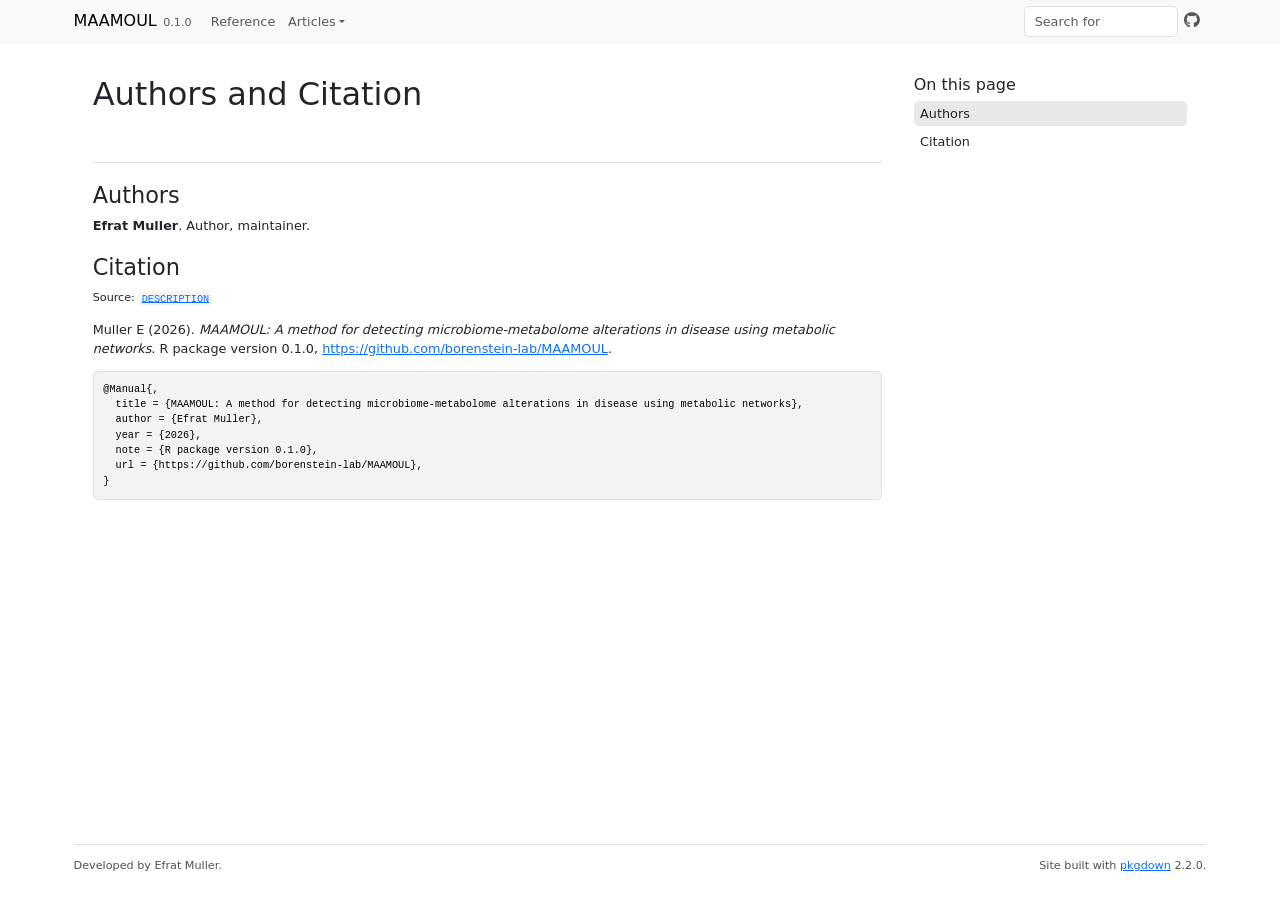
<file: docs/authors.html>
<!DOCTYPE html>
<!-- Generated by pkgdown: do not edit by hand --><html lang="en"><head><meta http-equiv="Content-Type" content="text/html; charset=UTF-8"><meta charset="utf-8"><meta http-equiv="X-UA-Compatible" content="IE=edge"><meta name="viewport" content="width=device-width, initial-scale=1, shrink-to-fit=no"><title>Authors and Citation • MAAMOUL</title><script src="deps/jquery-3.6.0/jquery-3.6.0.min.js"></script><meta name="viewport" content="width=device-width, initial-scale=1, shrink-to-fit=no"><link href="deps/bootstrap-5.3.1/bootstrap.min.css" rel="stylesheet"><script src="deps/bootstrap-5.3.1/bootstrap.bundle.min.js"></script><link href="deps/font-awesome-6.5.2/css/all.min.css" rel="stylesheet"><link href="deps/font-awesome-6.5.2/css/v4-shims.min.css" rel="stylesheet"><script src="deps/headroom-0.11.0/headroom.min.js"></script><script src="deps/headroom-0.11.0/jQuery.headroom.min.js"></script><script src="deps/bootstrap-toc-1.0.1/bootstrap-toc.min.js"></script><script src="deps/clipboard.js-2.0.11/clipboard.min.js"></script><script src="deps/search-1.0.0/autocomplete.jquery.min.js"></script><script src="deps/search-1.0.0/fuse.min.js"></script><script src="deps/search-1.0.0/mark.min.js"></script><!-- pkgdown --><script src="pkgdown.js"></script><meta property="og:title" content="Authors and Citation"><style>
  html { font-size: 0.8rem; }
  pre, code { font-size: 0.8rem; }

  .container,
  .container-fluid {
    max-width: 90%;
  }

  main {
    padding-left: 0.5rem;
    padding-right: 0.5rem;
    max-width: 70% !important;
    width: 70% !important;
  }

  .contents {
    max-width: 100% !important;
  }

  .row {
    --bs-gutter-x: 1rem;
  }
</style></head><body>
    <a href="#main" class="visually-hidden-focusable">Skip to contents</a>


    <nav class="navbar navbar-expand-lg fixed-top bg-light" data-bs-theme="light" aria-label="Site navigation"><div class="container">

    <a class="navbar-brand me-2" href="index.html">MAAMOUL</a>

    <small class="nav-text text-muted me-auto" data-bs-toggle="tooltip" data-bs-placement="bottom" title="">0.1.0</small>


    <button class="navbar-toggler" type="button" data-bs-toggle="collapse" data-bs-target="#navbar" aria-controls="navbar" aria-expanded="false" aria-label="Toggle navigation">
      <span class="navbar-toggler-icon"></span>
    </button>

    <div id="navbar" class="collapse navbar-collapse ms-3">
      <ul class="navbar-nav me-auto"><li class="nav-item"><a class="nav-link" href="reference/index.html">Reference</a></li>
<li class="nav-item dropdown">
  <button class="nav-link dropdown-toggle" type="button" id="dropdown-articles" data-bs-toggle="dropdown" aria-expanded="false" aria-haspopup="true">Articles</button>
  <ul class="dropdown-menu" aria-labelledby="dropdown-articles"><li><a class="dropdown-item" href="articles/maamoul_tutorial.html">MAAMOUL Tutorial</a></li>
  </ul></li>
      </ul><ul class="navbar-nav"><li class="nav-item"><form class="form-inline" role="search">
 <input class="form-control" type="search" name="search-input" id="search-input" autocomplete="off" aria-label="Search site" placeholder="Search for" data-search-index="search.json"></form></li>
<li class="nav-item"><a class="external-link nav-link" href="https://github.com/borenstein-lab/MAAMOUL/" aria-label="GitHub"><span class="fa fab fa-github fa-lg"></span></a></li>
      </ul></div>


  </div>
</nav><div class="container template-citation-authors">
<div class="row">
  <main id="main" class="col-md-9"><div class="page-header">

      <h1>Authors and Citation</h1>
    </div>

    <div class="section level2">
      <h2>Authors</h2>

      <ul class="list-unstyled"><li>
          <p><strong>Efrat Muller</strong>. Author, maintainer.
          </p>
        </li>
      </ul></div>

    <div class="section level2">
      <h2 id="citation">Citation</h2>
      <p><small class="dont-index">Source: <a href="https://github.com/borenstein-lab/MAAMOUL/blob/HEAD/DESCRIPTION" class="external-link"><code>DESCRIPTION</code></a></small></p>

      <p>Muller E (2026).
<em>MAAMOUL: A method for detecting microbiome-metabolome alterations in disease using metabolic networks</em>.
R package version 0.1.0, <a href="https://github.com/borenstein-lab/MAAMOUL" class="external-link">https://github.com/borenstein-lab/MAAMOUL</a>.
</p>
      <pre>@Manual{,
  title = {MAAMOUL: A method for detecting microbiome-metabolome alterations in disease using metabolic networks},
  author = {Efrat Muller},
  year = {2026},
  note = {R package version 0.1.0},
  url = {https://github.com/borenstein-lab/MAAMOUL},
}</pre>
    </div>

  </main><aside class="col-md-3"><nav id="toc" aria-label="Table of contents"><h2>On this page</h2>
    </nav></aside></div>


    <footer><div class="pkgdown-footer-left">
  <p>Developed by Efrat Muller.</p>
</div>

<div class="pkgdown-footer-right">
  <p>Site built with <a href="https://pkgdown.r-lib.org/" class="external-link">pkgdown</a> 2.2.0.</p>
</div>

    </footer></div>





  </body></html>
</file>
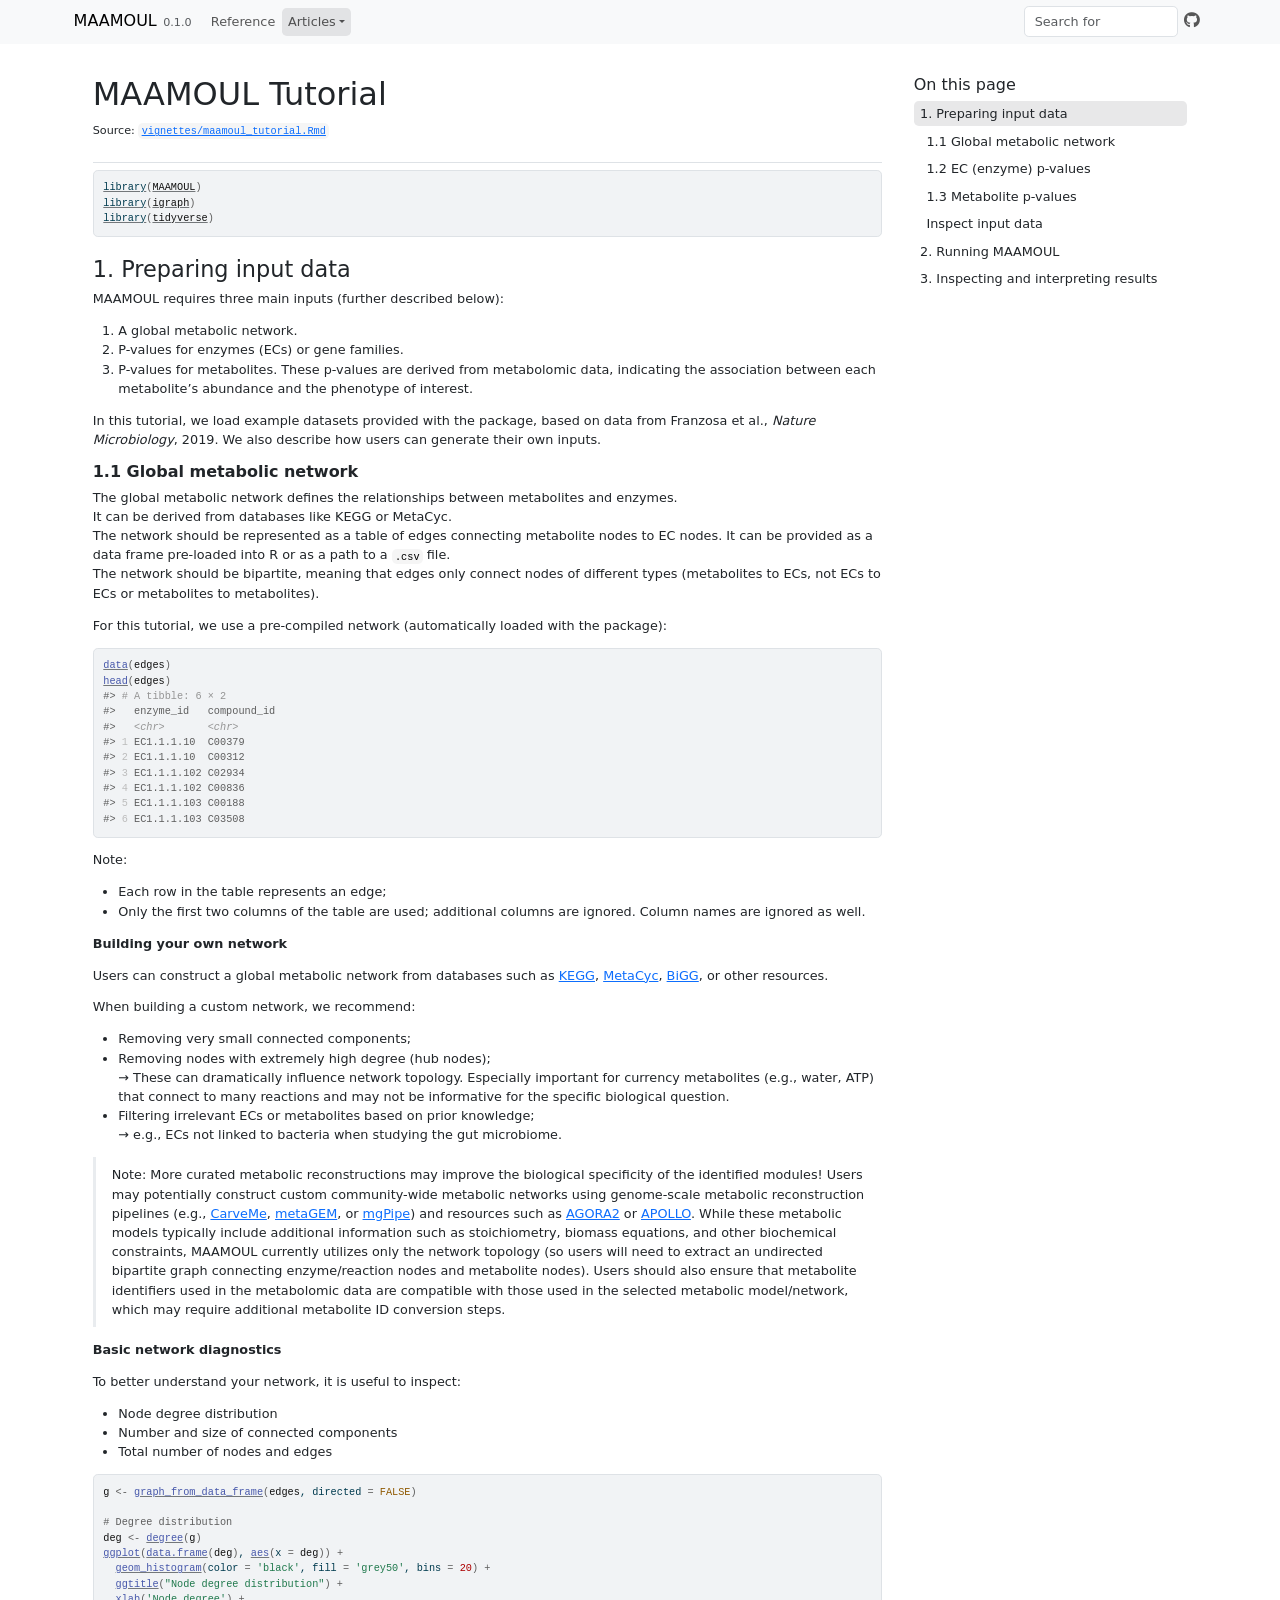
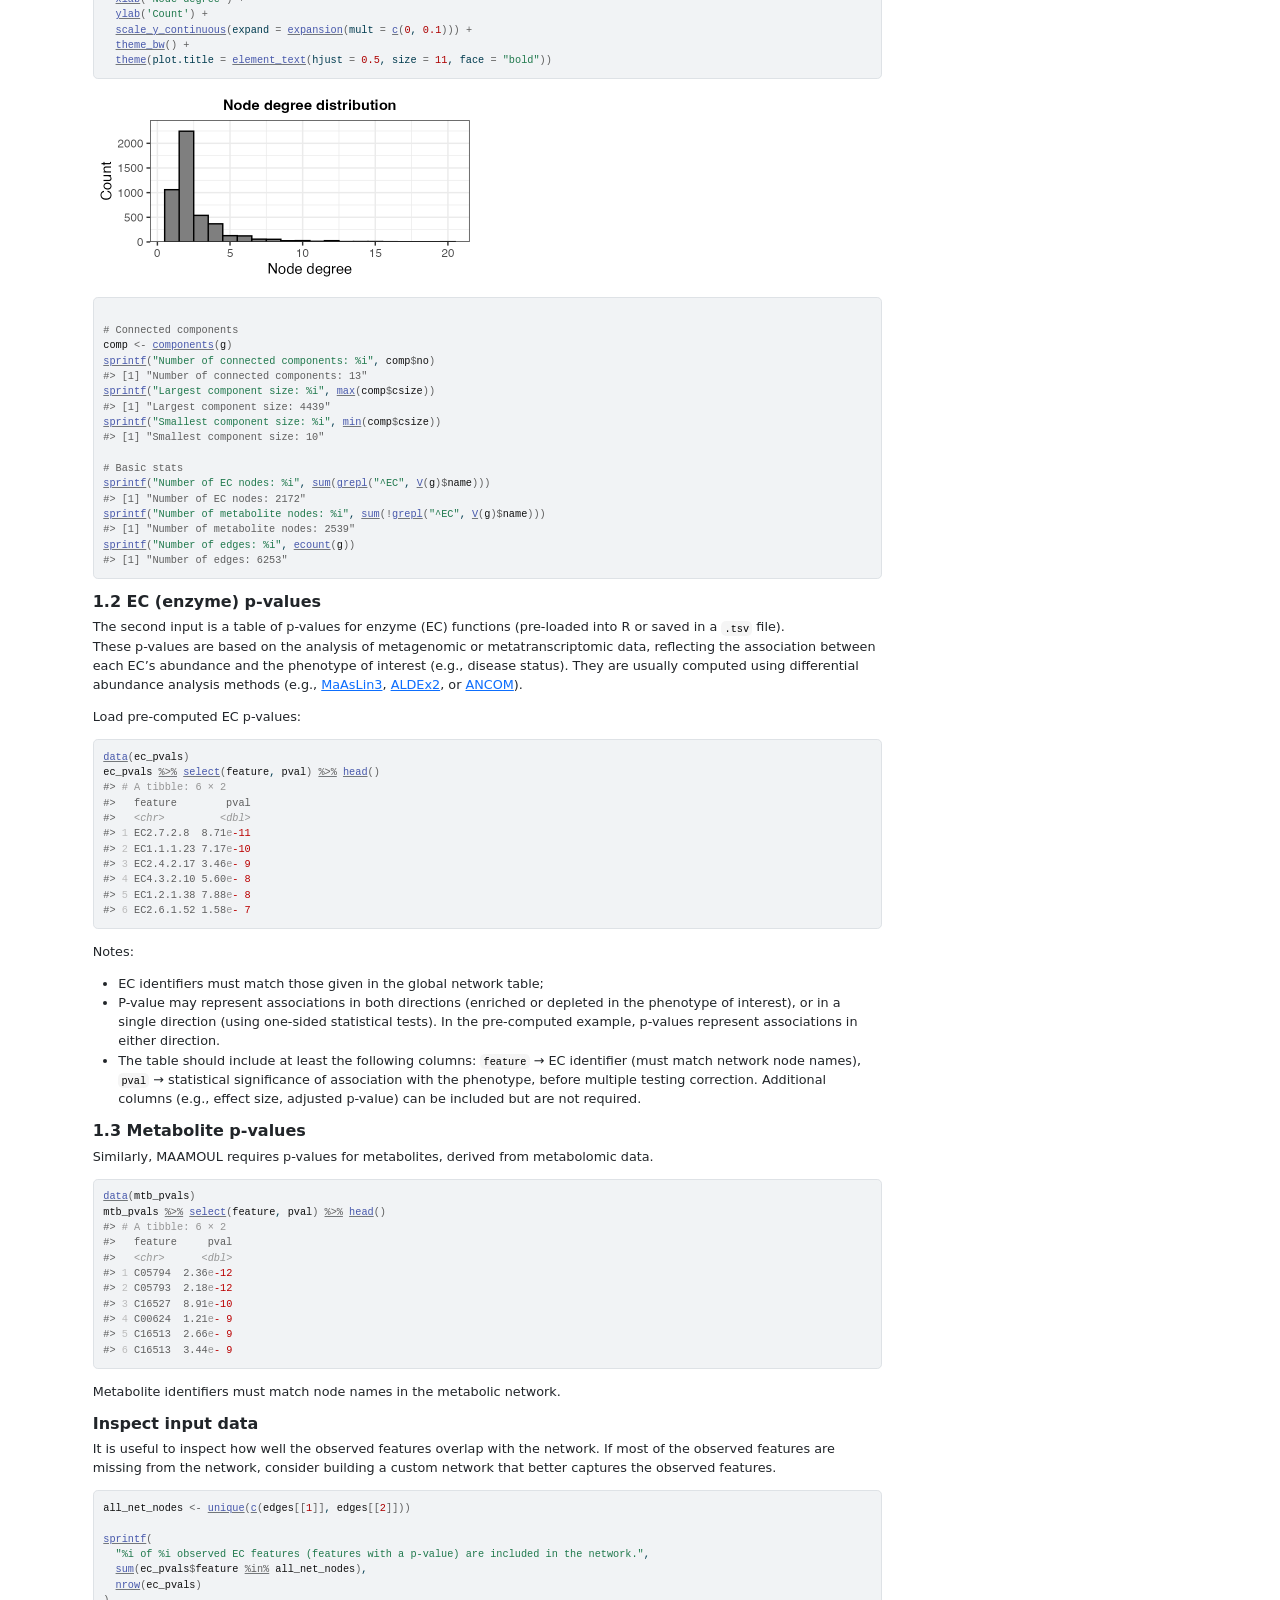
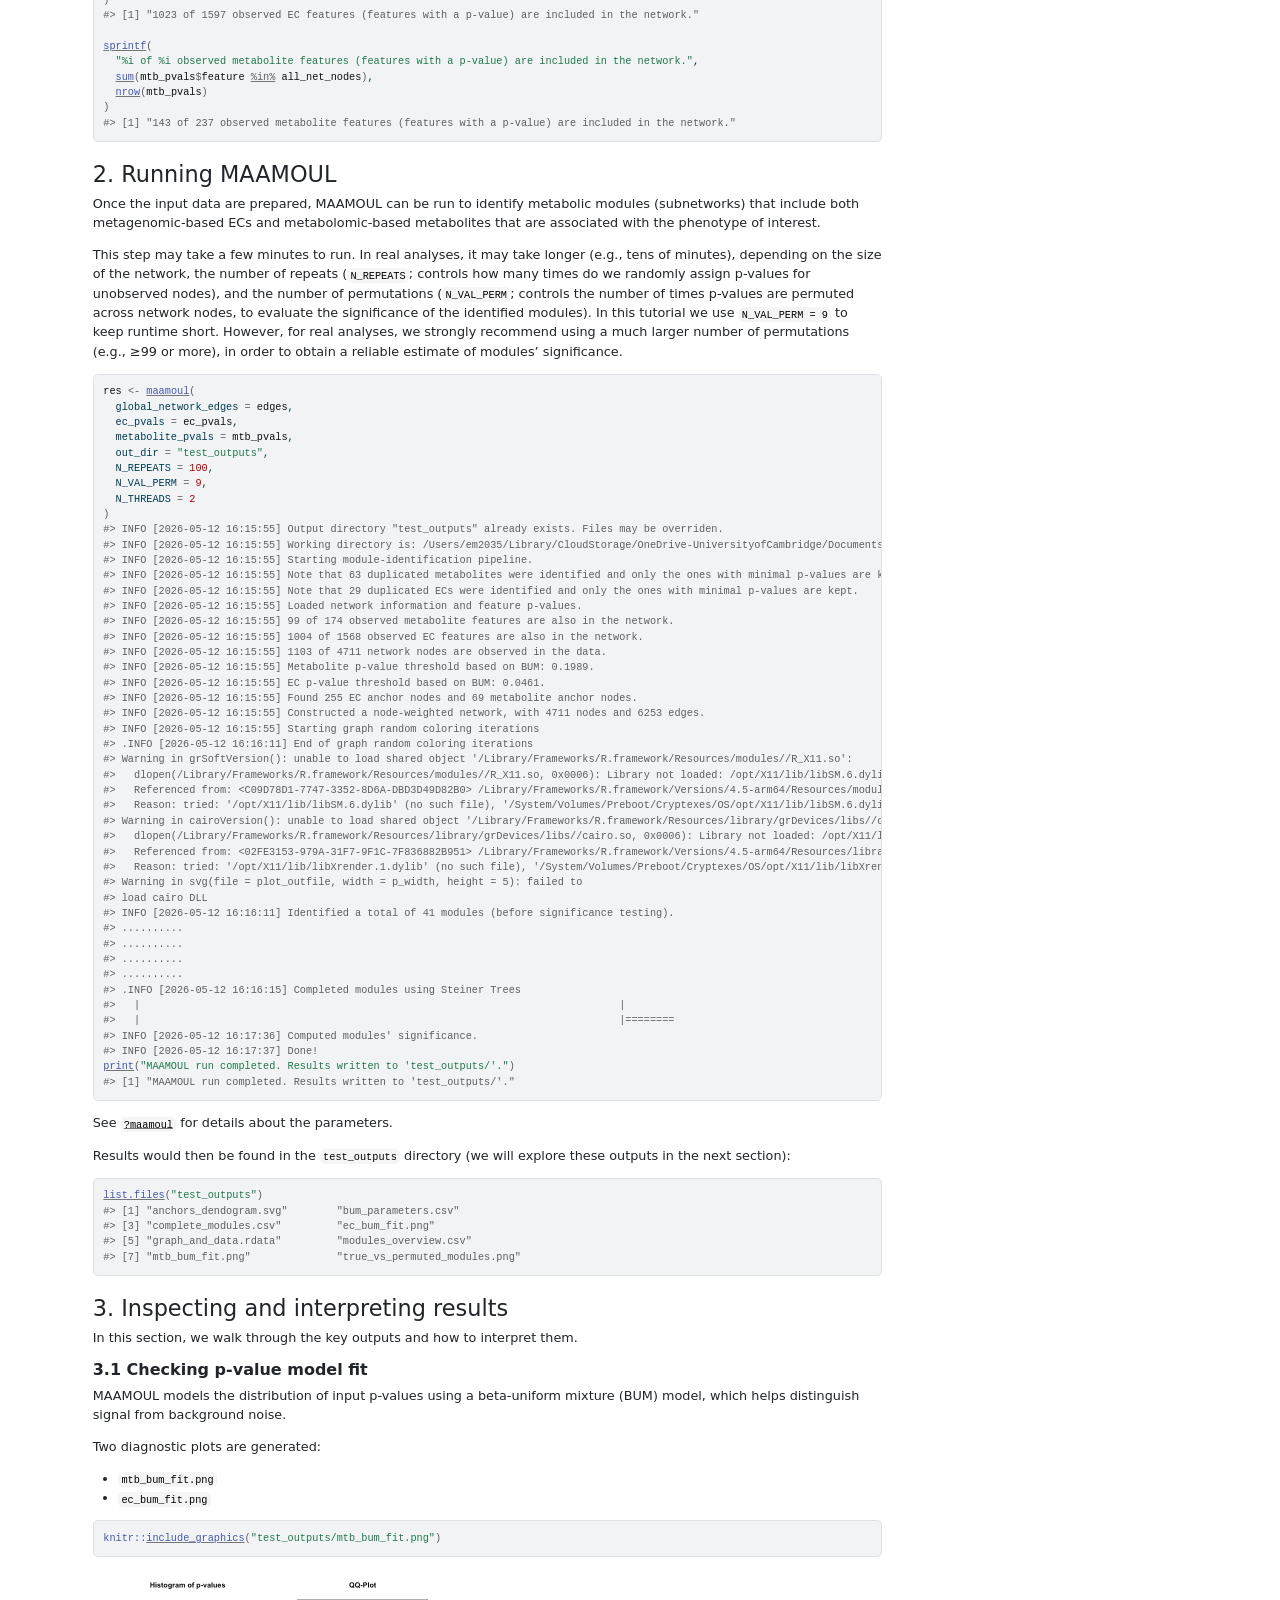
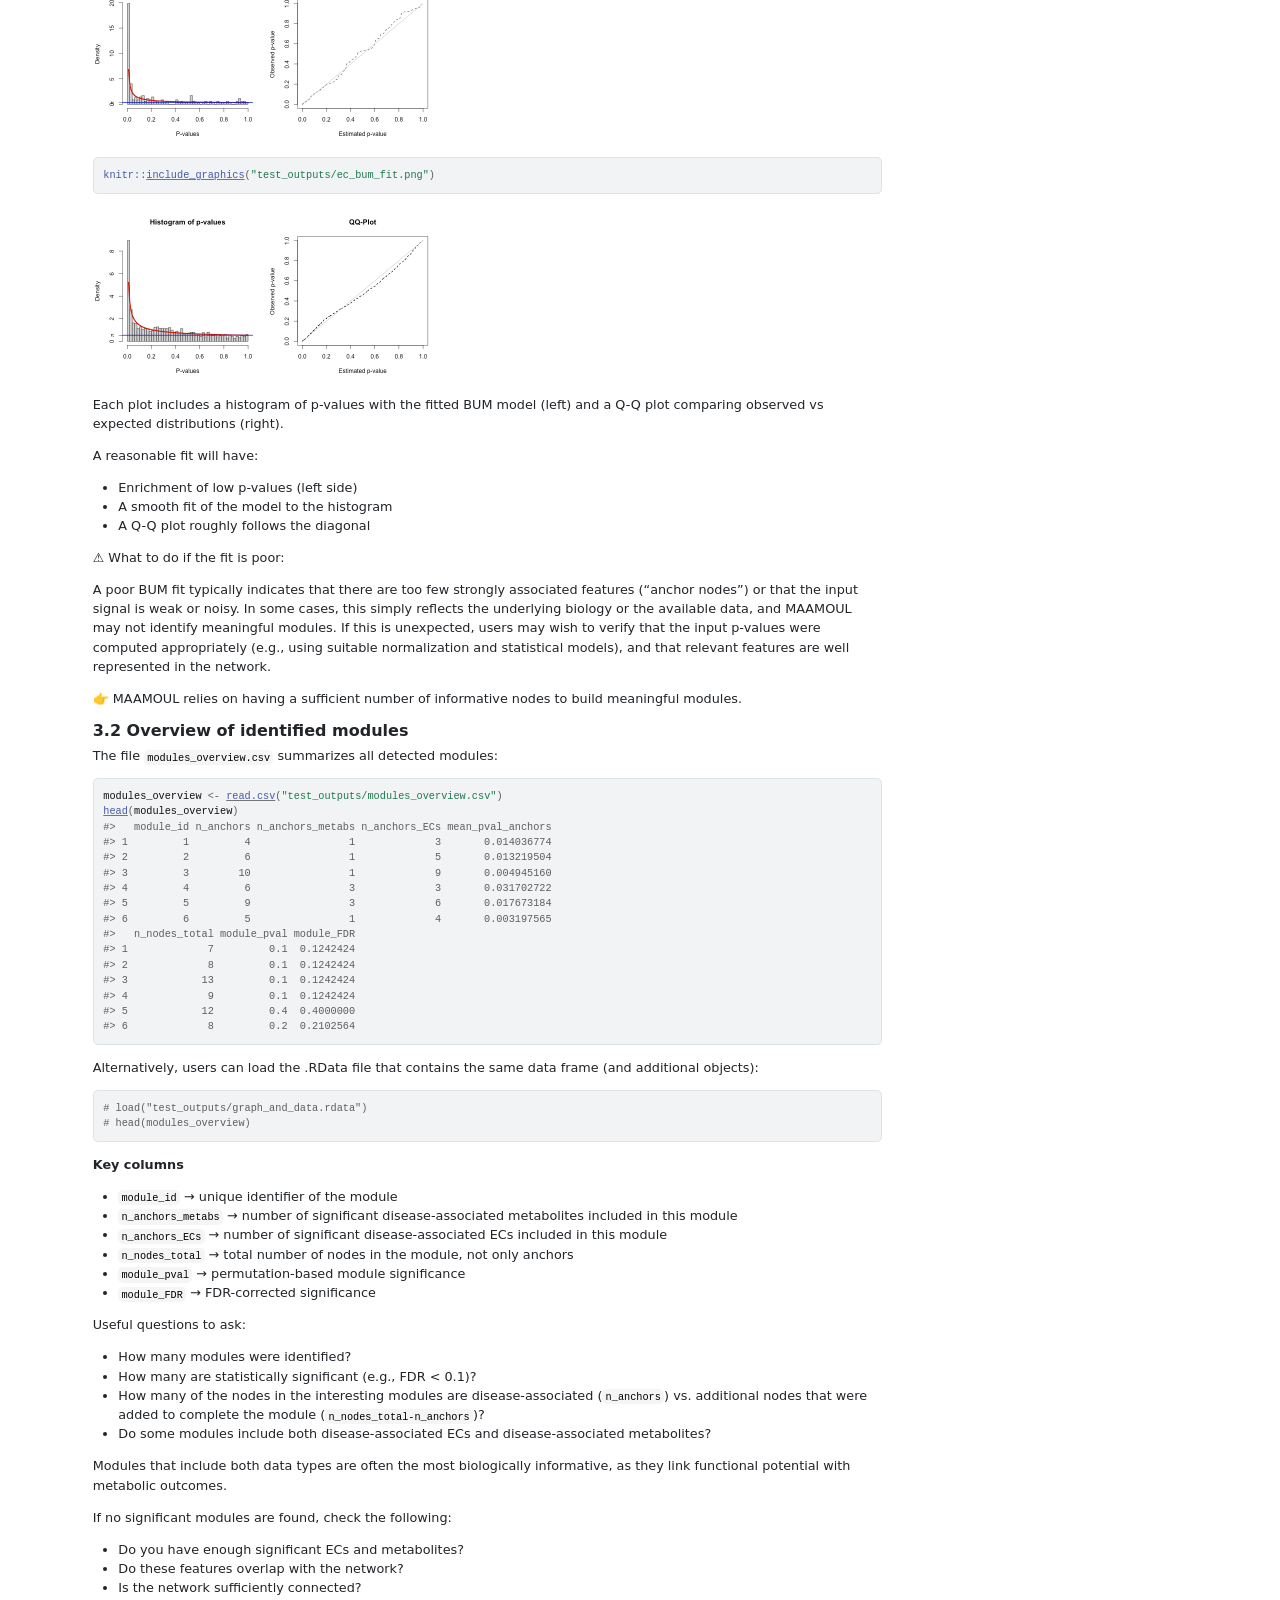
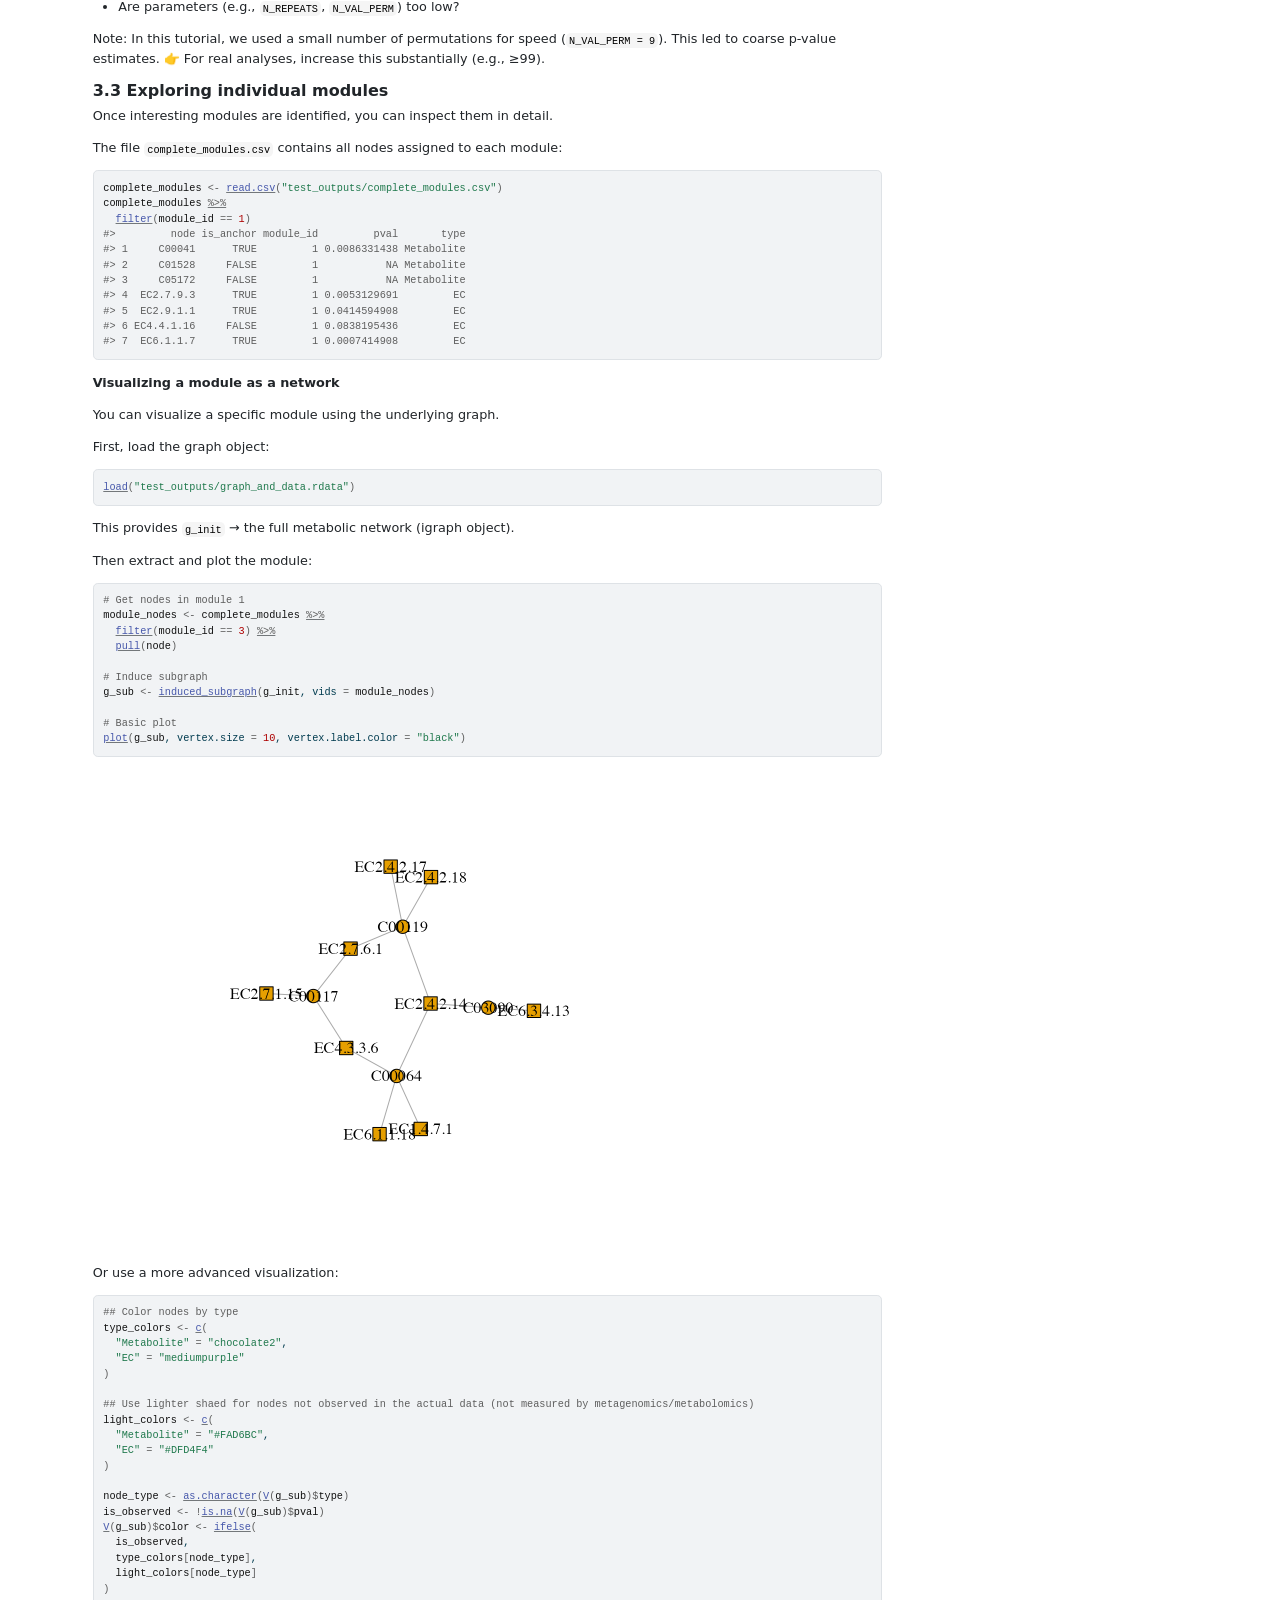
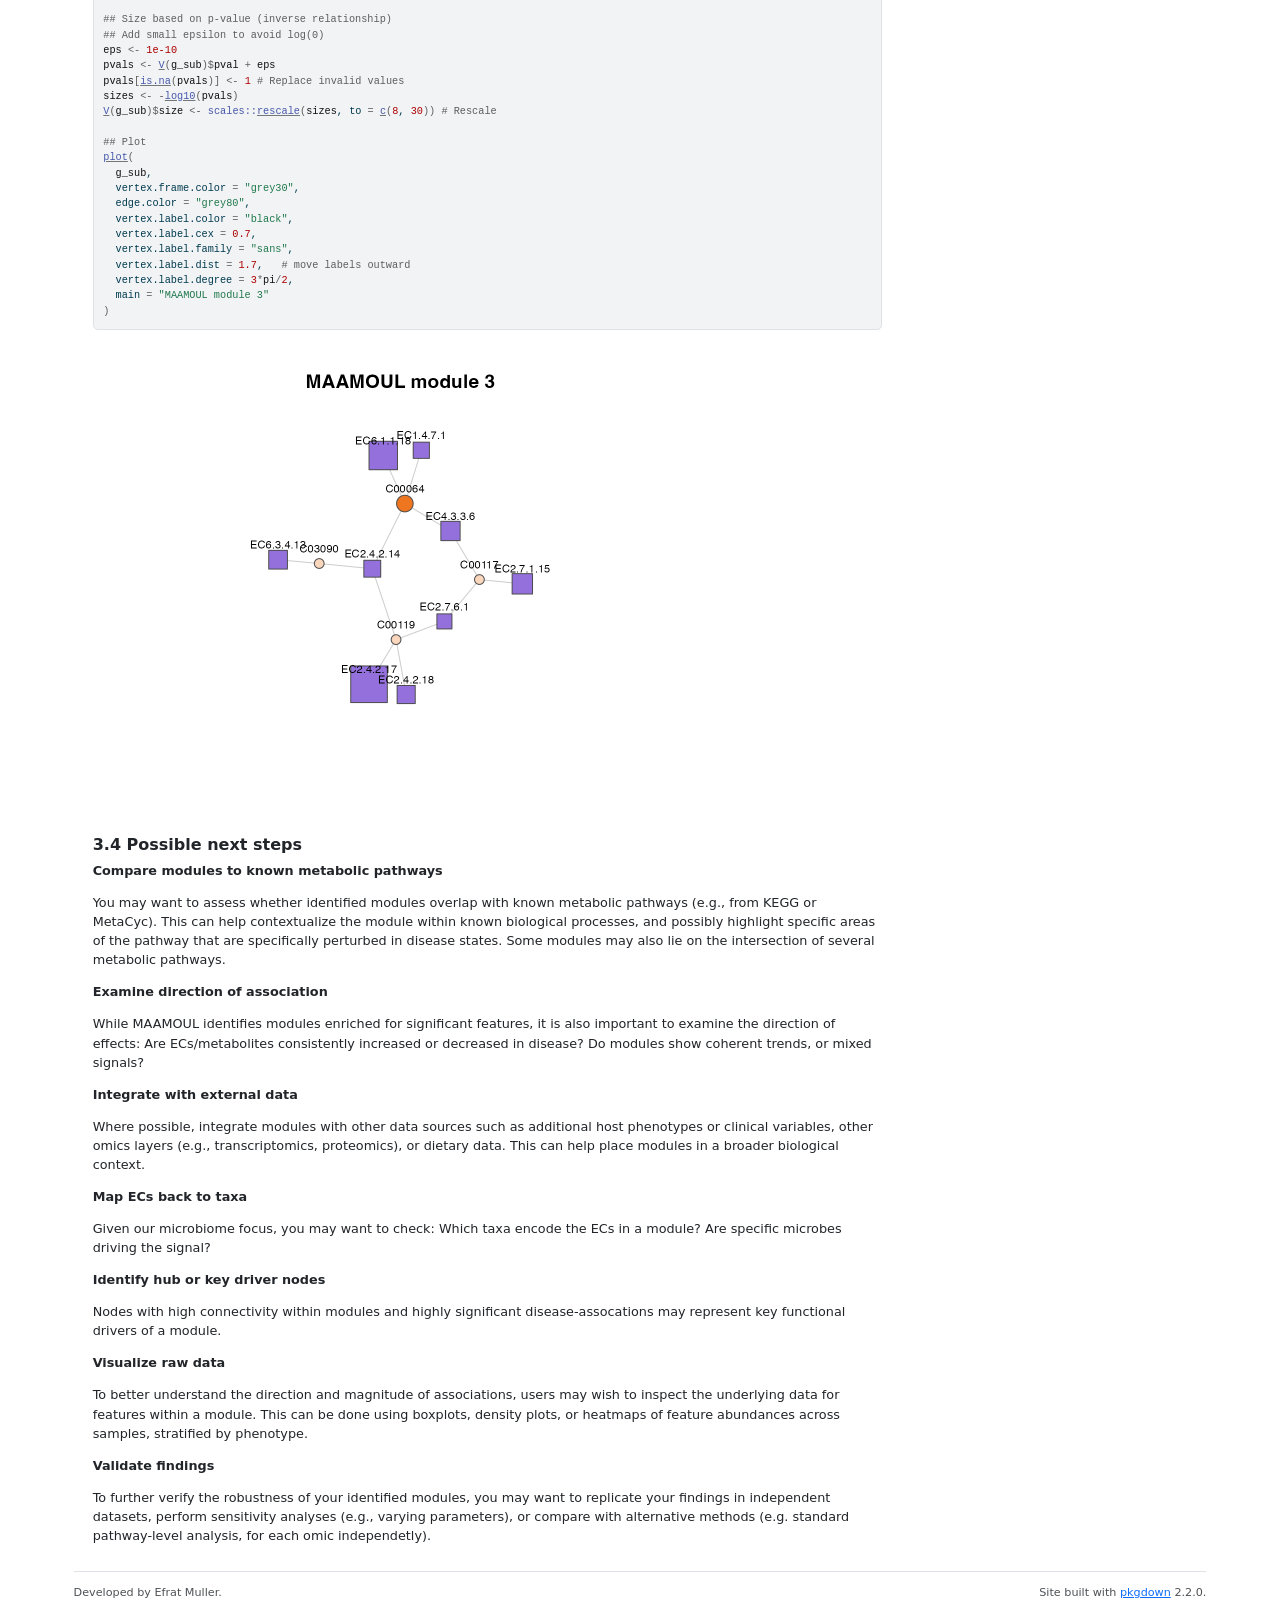
<file: docs/articles/maamoul_tutorial.html>
<!DOCTYPE html>
<!-- Generated by pkgdown: do not edit by hand --><html lang="en">
<head>
<meta http-equiv="Content-Type" content="text/html; charset=UTF-8">
<meta charset="utf-8">
<meta http-equiv="X-UA-Compatible" content="IE=edge">
<meta name="viewport" content="width=device-width, initial-scale=1, shrink-to-fit=no">
<title>MAAMOUL Tutorial • MAAMOUL</title>
<script src="../deps/jquery-3.6.0/jquery-3.6.0.min.js"></script><meta name="viewport" content="width=device-width, initial-scale=1, shrink-to-fit=no">
<link href="../deps/bootstrap-5.3.1/bootstrap.min.css" rel="stylesheet">
<script src="../deps/bootstrap-5.3.1/bootstrap.bundle.min.js"></script><link href="../deps/font-awesome-6.5.2/css/all.min.css" rel="stylesheet">
<link href="../deps/font-awesome-6.5.2/css/v4-shims.min.css" rel="stylesheet">
<script src="../deps/headroom-0.11.0/headroom.min.js"></script><script src="../deps/headroom-0.11.0/jQuery.headroom.min.js"></script><script src="../deps/bootstrap-toc-1.0.1/bootstrap-toc.min.js"></script><script src="../deps/clipboard.js-2.0.11/clipboard.min.js"></script><script src="../deps/search-1.0.0/autocomplete.jquery.min.js"></script><script src="../deps/search-1.0.0/fuse.min.js"></script><script src="../deps/search-1.0.0/mark.min.js"></script><!-- pkgdown --><script src="../pkgdown.js"></script><meta property="og:title" content="MAAMOUL Tutorial">
<style>
  html { font-size: 0.8rem; }
  pre, code { font-size: 0.8rem; }

  .container,
  .container-fluid {
    max-width: 90%;
  }

  main {
    padding-left: 0.5rem;
    padding-right: 0.5rem;
    max-width: 70% !important;
    width: 70% !important;
  }

  .contents {
    max-width: 100% !important;
  }

  .row {
    --bs-gutter-x: 1rem;
  }
</style>
</head>
<body>
    <a href="#main" class="visually-hidden-focusable">Skip to contents</a>


    <nav class="navbar navbar-expand-lg fixed-top bg-light" data-bs-theme="light" aria-label="Site navigation"><div class="container">

    <a class="navbar-brand me-2" href="../index.html">MAAMOUL</a>

    <small class="nav-text text-muted me-auto" data-bs-toggle="tooltip" data-bs-placement="bottom" title="">0.1.0</small>


    <button class="navbar-toggler" type="button" data-bs-toggle="collapse" data-bs-target="#navbar" aria-controls="navbar" aria-expanded="false" aria-label="Toggle navigation">
      <span class="navbar-toggler-icon"></span>
    </button>

    <div id="navbar" class="collapse navbar-collapse ms-3">
      <ul class="navbar-nav me-auto">
<li class="nav-item"><a class="nav-link" href="../reference/index.html">Reference</a></li>
<li class="active nav-item dropdown">
  <button class="nav-link dropdown-toggle" type="button" id="dropdown-articles" data-bs-toggle="dropdown" aria-expanded="false" aria-haspopup="true">Articles</button>
  <ul class="dropdown-menu" aria-labelledby="dropdown-articles">
<li><a class="dropdown-item" href="../articles/maamoul_tutorial.html">MAAMOUL Tutorial</a></li>
  </ul>
</li>
      </ul>
<ul class="navbar-nav">
<li class="nav-item"><form class="form-inline" role="search">
 <input class="form-control" type="search" name="search-input" id="search-input" autocomplete="off" aria-label="Search site" placeholder="Search for" data-search-index="../search.json">
</form></li>
<li class="nav-item"><a class="external-link nav-link" href="https://github.com/borenstein-lab/MAAMOUL/" aria-label="GitHub"><span class="fa fab fa-github fa-lg"></span></a></li>
      </ul>
</div>


  </div>
</nav><div class="container template-article">




<div class="row">
  <main id="main" class="col-md-9"><div class="page-header">

      <h1>MAAMOUL Tutorial</h1>
            
      
      <small class="dont-index">Source: <a href="https://github.com/borenstein-lab/MAAMOUL/blob/HEAD/vignettes/maamoul_tutorial.Rmd" class="external-link"><code>vignettes/maamoul_tutorial.Rmd</code></a></small>
      <div class="d-none name"><code>maamoul_tutorial.Rmd</code></div>
    </div>

    
    
<div class="sourceCode" id="cb1"><pre class="downlit sourceCode r">
<code class="sourceCode R"><span><span class="kw"><a href="https://rdrr.io/r/base/library.html" class="external-link">library</a></span><span class="op">(</span><span class="va"><a href="https://github.com/borenstein-lab/MAAMOUL" class="external-link">MAAMOUL</a></span><span class="op">)</span></span>
<span><span class="kw"><a href="https://rdrr.io/r/base/library.html" class="external-link">library</a></span><span class="op">(</span><span class="va"><a href="https://r.igraph.org/" class="external-link">igraph</a></span><span class="op">)</span></span>
<span><span class="kw"><a href="https://rdrr.io/r/base/library.html" class="external-link">library</a></span><span class="op">(</span><span class="va"><a href="https://tidyverse.tidyverse.org" class="external-link">tidyverse</a></span><span class="op">)</span></span></code></pre></div>
<div class="section level2">
<h2 id="preparing-input-data">1. Preparing input data<a class="anchor" aria-label="anchor" href="#preparing-input-data"></a>
</h2>
<p>MAAMOUL requires three main inputs (further described below):</p>
<ol style="list-style-type: decimal">
<li>A global metabolic network.<br>
</li>
<li>P-values for enzymes (ECs) or gene families.<br>
</li>
<li>P-values for metabolites. These p-values are derived from
metabolomic data, indicating the association between each metabolite’s
abundance and the phenotype of interest.</li>
</ol>
<p>In this tutorial, we load example datasets provided with the package,
based on data from Franzosa et al., <em>Nature Microbiology</em>, 2019.
We also describe how users can generate their own inputs.</p>
<div class="section level3">
<h3 id="global-metabolic-network">1.1 Global metabolic network<a class="anchor" aria-label="anchor" href="#global-metabolic-network"></a>
</h3>
<p>The global metabolic network defines the relationships between
metabolites and enzymes.<br>
It can be derived from databases like KEGG or MetaCyc.<br>
The network should be represented as a table of edges connecting
metabolite nodes to EC nodes. It can be provided as a data frame
pre-loaded into R or as a path to a <code>.csv</code> file.<br>
The network should be bipartite, meaning that edges only connect nodes
of different types (metabolites to ECs, not ECs to ECs or metabolites to
metabolites).</p>
<p>For this tutorial, we use a pre-compiled network (automatically
loaded with the package):</p>
<div class="sourceCode" id="cb2"><pre class="downlit sourceCode r">
<code class="sourceCode R"><span><span class="fu"><a href="https://rdrr.io/r/utils/data.html" class="external-link">data</a></span><span class="op">(</span><span class="va">edges</span><span class="op">)</span></span>
<span><span class="fu"><a href="https://rdrr.io/r/utils/head.html" class="external-link">head</a></span><span class="op">(</span><span class="va">edges</span><span class="op">)</span></span>
<span><span class="co">#&gt; <span style="color: #949494;"># A tibble: 6 × 2</span></span></span>
<span><span class="co">#&gt;   enzyme_id   compound_id</span></span>
<span><span class="co">#&gt;   <span style="color: #949494; font-style: italic;">&lt;chr&gt;</span>       <span style="color: #949494; font-style: italic;">&lt;chr&gt;</span>      </span></span>
<span><span class="co">#&gt; <span style="color: #BCBCBC;">1</span> EC1.1.1.10  C00379     </span></span>
<span><span class="co">#&gt; <span style="color: #BCBCBC;">2</span> EC1.1.1.10  C00312     </span></span>
<span><span class="co">#&gt; <span style="color: #BCBCBC;">3</span> EC1.1.1.102 C02934     </span></span>
<span><span class="co">#&gt; <span style="color: #BCBCBC;">4</span> EC1.1.1.102 C00836     </span></span>
<span><span class="co">#&gt; <span style="color: #BCBCBC;">5</span> EC1.1.1.103 C00188     </span></span>
<span><span class="co">#&gt; <span style="color: #BCBCBC;">6</span> EC1.1.1.103 C03508</span></span></code></pre></div>
<p>Note:</p>
<ul>
<li>Each row in the table represents an edge;<br>
</li>
<li>Only the first two columns of the table are used; additional columns
are ignored. Column names are ignored as well.</li>
</ul>
<p><strong>Building your own network</strong></p>
<p>Users can construct a global metabolic network from databases such as
<a href="https://www.genome.jp/kegg/" class="external-link">KEGG</a>, <a href="https://metacyc.org/" class="external-link">MetaCyc</a>, <a href="http://bigg.ucsd.edu/" class="external-link">BiGG</a>, or other resources.</p>
<p>When building a custom network, we recommend:</p>
<ul>
<li>Removing very small connected components;<br>
</li>
<li>Removing nodes with extremely high degree (hub nodes);<br>
→ These can dramatically influence network topology. Especially
important for currency metabolites (e.g., water, ATP) that connect to
many reactions and may not be informative for the specific biological
question.<br>
</li>
<li>Filtering irrelevant ECs or metabolites based on prior
knowledge;<br>
→ e.g., ECs not linked to bacteria when studying the gut
microbiome.</li>
</ul>
<blockquote>
<p>Note: More curated metabolic reconstructions may improve the
biological specificity of the identified modules! Users may potentially
construct custom community-wide metabolic networks using genome-scale
metabolic reconstruction pipelines (e.g., <a href="https://doi.org/10.1093/nar/gky537" class="external-link">CarveMe</a>, <a href="https://doi.org/10.1093/nar/gkab815" class="external-link">metaGEM</a>, or <a href="https://doi.org/10.1093/bioinformatics/btac082" class="external-link">mgPipe</a>) and
resources such as <a href="https://www.nature.com/articles/s41587-022-01628-0" class="external-link">AGORA2</a> or
<a href="https://doi.org/10.1016/j.cels.2025.101196" class="external-link">APOLLO</a>. While
these metabolic models typically include additional information such as
stoichiometry, biomass equations, and other biochemical constraints,
MAAMOUL currently utilizes only the network topology (so users will need
to extract an undirected bipartite graph connecting enzyme/reaction
nodes and metabolite nodes). Users should also ensure that metabolite
identifiers used in the metabolomic data are compatible with those used
in the selected metabolic model/network, which may require additional
metabolite ID conversion steps.</p>
</blockquote>
<p><strong>Basic network diagnostics</strong></p>
<p>To better understand your network, it is useful to inspect:</p>
<ul>
<li>Node degree distribution<br>
</li>
<li>Number and size of connected components<br>
</li>
<li>Total number of nodes and edges</li>
</ul>
<div class="sourceCode" id="cb3"><pre class="downlit sourceCode r">
<code class="sourceCode R"><span><span class="va">g</span> <span class="op">&lt;-</span> <span class="fu"><a href="https://r.igraph.org/reference/graph_from_data_frame.html" class="external-link">graph_from_data_frame</a></span><span class="op">(</span><span class="va">edges</span>, directed <span class="op">=</span> <span class="cn">FALSE</span><span class="op">)</span></span>
<span></span>
<span><span class="co"># Degree distribution</span></span>
<span><span class="va">deg</span> <span class="op">&lt;-</span> <span class="fu"><a href="https://r.igraph.org/reference/degree.html" class="external-link">degree</a></span><span class="op">(</span><span class="va">g</span><span class="op">)</span></span>
<span><span class="fu"><a href="https://ggplot2.tidyverse.org/reference/ggplot.html" class="external-link">ggplot</a></span><span class="op">(</span><span class="fu"><a href="https://rdrr.io/r/base/data.frame.html" class="external-link">data.frame</a></span><span class="op">(</span><span class="va">deg</span><span class="op">)</span>, <span class="fu"><a href="https://ggplot2.tidyverse.org/reference/aes.html" class="external-link">aes</a></span><span class="op">(</span>x <span class="op">=</span> <span class="va">deg</span><span class="op">)</span><span class="op">)</span> <span class="op">+</span></span>
<span>  <span class="fu"><a href="https://ggplot2.tidyverse.org/reference/geom_histogram.html" class="external-link">geom_histogram</a></span><span class="op">(</span>color <span class="op">=</span> <span class="st">'black'</span>, fill <span class="op">=</span> <span class="st">'grey50'</span>, bins <span class="op">=</span> <span class="fl">20</span><span class="op">)</span> <span class="op">+</span></span>
<span>  <span class="fu"><a href="https://ggplot2.tidyverse.org/reference/labs.html" class="external-link">ggtitle</a></span><span class="op">(</span><span class="st">"Node degree distribution"</span><span class="op">)</span> <span class="op">+</span></span>
<span>  <span class="fu"><a href="https://ggplot2.tidyverse.org/reference/labs.html" class="external-link">xlab</a></span><span class="op">(</span><span class="st">'Node degree'</span><span class="op">)</span> <span class="op">+</span></span>
<span>  <span class="fu"><a href="https://ggplot2.tidyverse.org/reference/labs.html" class="external-link">ylab</a></span><span class="op">(</span><span class="st">'Count'</span><span class="op">)</span> <span class="op">+</span></span>
<span>  <span class="fu"><a href="https://ggplot2.tidyverse.org/reference/scale_continuous.html" class="external-link">scale_y_continuous</a></span><span class="op">(</span>expand <span class="op">=</span> <span class="fu"><a href="https://ggplot2.tidyverse.org/reference/expansion.html" class="external-link">expansion</a></span><span class="op">(</span>mult <span class="op">=</span> <span class="fu"><a href="https://rdrr.io/r/base/c.html" class="external-link">c</a></span><span class="op">(</span><span class="fl">0</span>, <span class="fl">0.1</span><span class="op">)</span><span class="op">)</span><span class="op">)</span> <span class="op">+</span></span>
<span>  <span class="fu"><a href="https://ggplot2.tidyverse.org/reference/ggtheme.html" class="external-link">theme_bw</a></span><span class="op">(</span><span class="op">)</span> <span class="op">+</span></span>
<span>  <span class="fu"><a href="https://ggplot2.tidyverse.org/reference/theme.html" class="external-link">theme</a></span><span class="op">(</span>plot.title <span class="op">=</span> <span class="fu"><a href="https://ggplot2.tidyverse.org/reference/element.html" class="external-link">element_text</a></span><span class="op">(</span>hjust <span class="op">=</span> <span class="fl">0.5</span>, size <span class="op">=</span> <span class="fl">11</span>, face <span class="op">=</span> <span class="st">"bold"</span><span class="op">)</span><span class="op">)</span></span></code></pre></div>
<p><img src="maamoul_tutorial_files/figure-html/unnamed-chunk-3-1.png" class="r-plt" alt="" width="384"></p>
<div class="sourceCode" id="cb4"><pre class="downlit sourceCode r">
<code class="sourceCode R"><span></span>
<span><span class="co"># Connected components</span></span>
<span><span class="va">comp</span> <span class="op">&lt;-</span> <span class="fu"><a href="https://r.igraph.org/reference/components.html" class="external-link">components</a></span><span class="op">(</span><span class="va">g</span><span class="op">)</span></span>
<span><span class="fu"><a href="https://rdrr.io/r/base/sprintf.html" class="external-link">sprintf</a></span><span class="op">(</span><span class="st">"Number of connected components: %i"</span>, <span class="va">comp</span><span class="op">$</span><span class="va">no</span><span class="op">)</span></span>
<span><span class="co">#&gt; [1] "Number of connected components: 13"</span></span>
<span><span class="fu"><a href="https://rdrr.io/r/base/sprintf.html" class="external-link">sprintf</a></span><span class="op">(</span><span class="st">"Largest component size: %i"</span>, <span class="fu"><a href="https://rdrr.io/r/base/Extremes.html" class="external-link">max</a></span><span class="op">(</span><span class="va">comp</span><span class="op">$</span><span class="va">csize</span><span class="op">)</span><span class="op">)</span></span>
<span><span class="co">#&gt; [1] "Largest component size: 4439"</span></span>
<span><span class="fu"><a href="https://rdrr.io/r/base/sprintf.html" class="external-link">sprintf</a></span><span class="op">(</span><span class="st">"Smallest component size: %i"</span>, <span class="fu"><a href="https://rdrr.io/r/base/Extremes.html" class="external-link">min</a></span><span class="op">(</span><span class="va">comp</span><span class="op">$</span><span class="va">csize</span><span class="op">)</span><span class="op">)</span></span>
<span><span class="co">#&gt; [1] "Smallest component size: 10"</span></span>
<span></span>
<span><span class="co"># Basic stats</span></span>
<span><span class="fu"><a href="https://rdrr.io/r/base/sprintf.html" class="external-link">sprintf</a></span><span class="op">(</span><span class="st">"Number of EC nodes: %i"</span>, <span class="fu"><a href="https://rdrr.io/r/base/sum.html" class="external-link">sum</a></span><span class="op">(</span><span class="fu"><a href="https://rdrr.io/r/base/grep.html" class="external-link">grepl</a></span><span class="op">(</span><span class="st">"^EC"</span>, <span class="fu"><a href="https://r.igraph.org/reference/V.html" class="external-link">V</a></span><span class="op">(</span><span class="va">g</span><span class="op">)</span><span class="op">$</span><span class="va">name</span><span class="op">)</span><span class="op">)</span><span class="op">)</span></span>
<span><span class="co">#&gt; [1] "Number of EC nodes: 2172"</span></span>
<span><span class="fu"><a href="https://rdrr.io/r/base/sprintf.html" class="external-link">sprintf</a></span><span class="op">(</span><span class="st">"Number of metabolite nodes: %i"</span>, <span class="fu"><a href="https://rdrr.io/r/base/sum.html" class="external-link">sum</a></span><span class="op">(</span><span class="op">!</span><span class="fu"><a href="https://rdrr.io/r/base/grep.html" class="external-link">grepl</a></span><span class="op">(</span><span class="st">"^EC"</span>, <span class="fu"><a href="https://r.igraph.org/reference/V.html" class="external-link">V</a></span><span class="op">(</span><span class="va">g</span><span class="op">)</span><span class="op">$</span><span class="va">name</span><span class="op">)</span><span class="op">)</span><span class="op">)</span></span>
<span><span class="co">#&gt; [1] "Number of metabolite nodes: 2539"</span></span>
<span><span class="fu"><a href="https://rdrr.io/r/base/sprintf.html" class="external-link">sprintf</a></span><span class="op">(</span><span class="st">"Number of edges: %i"</span>, <span class="fu"><a href="https://r.igraph.org/reference/gsize.html" class="external-link">ecount</a></span><span class="op">(</span><span class="va">g</span><span class="op">)</span><span class="op">)</span></span>
<span><span class="co">#&gt; [1] "Number of edges: 6253"</span></span></code></pre></div>
</div>
<div class="section level3">
<h3 id="ec-enzyme-p-values">1.2 EC (enzyme) p-values<a class="anchor" aria-label="anchor" href="#ec-enzyme-p-values"></a>
</h3>
<p>The second input is a table of p-values for enzyme (EC) functions
(pre-loaded into R or saved in a <code>.tsv</code> file).<br>
These p-values are based on the analysis of metagenomic or
metatranscriptomic data, reflecting the association between each EC’s
abundance and the phenotype of interest (e.g., disease status). They are
usually computed using differential abundance analysis methods (e.g., <a href="https://www.nature.com/articles/s41592-025-02923-9" class="external-link">MaAsLin3</a>,
<a href="https://link.springer.com/article/10.1186/2049-2618-2-15" class="external-link">ALDEx2</a>,
or <a href="https://www.nature.com/articles/s41467-020-17041-7" class="external-link">ANCOM</a>).</p>
<p>Load pre-computed EC p-values:</p>
<div class="sourceCode" id="cb5"><pre class="downlit sourceCode r">
<code class="sourceCode R"><span><span class="fu"><a href="https://rdrr.io/r/utils/data.html" class="external-link">data</a></span><span class="op">(</span><span class="va">ec_pvals</span><span class="op">)</span></span>
<span><span class="va">ec_pvals</span> <span class="op"><a href="https://magrittr.tidyverse.org/reference/pipe.html" class="external-link">%&gt;%</a></span> <span class="fu"><a href="https://dplyr.tidyverse.org/reference/select.html" class="external-link">select</a></span><span class="op">(</span><span class="va">feature</span>, <span class="va">pval</span><span class="op">)</span> <span class="op"><a href="https://magrittr.tidyverse.org/reference/pipe.html" class="external-link">%&gt;%</a></span> <span class="fu"><a href="https://rdrr.io/r/utils/head.html" class="external-link">head</a></span><span class="op">(</span><span class="op">)</span></span>
<span><span class="co">#&gt; <span style="color: #949494;"># A tibble: 6 × 2</span></span></span>
<span><span class="co">#&gt;   feature        pval</span></span>
<span><span class="co">#&gt;   <span style="color: #949494; font-style: italic;">&lt;chr&gt;</span>         <span style="color: #949494; font-style: italic;">&lt;dbl&gt;</span></span></span>
<span><span class="co">#&gt; <span style="color: #BCBCBC;">1</span> EC2.7.2.8  8.71<span style="color: #949494;">e</span><span style="color: #BB0000;">-11</span></span></span>
<span><span class="co">#&gt; <span style="color: #BCBCBC;">2</span> EC1.1.1.23 7.17<span style="color: #949494;">e</span><span style="color: #BB0000;">-10</span></span></span>
<span><span class="co">#&gt; <span style="color: #BCBCBC;">3</span> EC2.4.2.17 3.46<span style="color: #949494;">e</span><span style="color: #BB0000;">- 9</span></span></span>
<span><span class="co">#&gt; <span style="color: #BCBCBC;">4</span> EC4.3.2.10 5.60<span style="color: #949494;">e</span><span style="color: #BB0000;">- 8</span></span></span>
<span><span class="co">#&gt; <span style="color: #BCBCBC;">5</span> EC1.2.1.38 7.88<span style="color: #949494;">e</span><span style="color: #BB0000;">- 8</span></span></span>
<span><span class="co">#&gt; <span style="color: #BCBCBC;">6</span> EC2.6.1.52 1.58<span style="color: #949494;">e</span><span style="color: #BB0000;">- 7</span></span></span></code></pre></div>
<p>Notes:</p>
<ul>
<li>EC identifiers must match those given in the global network
table;<br>
</li>
<li>P-value may represent associations in both directions (enriched or
depleted in the phenotype of interest), or in a single direction (using
one-sided statistical tests). In the pre-computed example, p-values
represent associations in either direction.<br>
</li>
<li>The table should include at least the following columns:
<code>feature</code> → EC identifier (must match network node names),
<code>pval</code> → statistical significance of association with the
phenotype, before multiple testing correction. Additional columns (e.g.,
effect size, adjusted p-value) can be included but are not
required.</li>
</ul>
</div>
<div class="section level3">
<h3 id="metabolite-p-values">1.3 Metabolite p-values<a class="anchor" aria-label="anchor" href="#metabolite-p-values"></a>
</h3>
<p>Similarly, MAAMOUL requires p-values for metabolites, derived from
metabolomic data.</p>
<div class="sourceCode" id="cb6"><pre class="downlit sourceCode r">
<code class="sourceCode R"><span><span class="fu"><a href="https://rdrr.io/r/utils/data.html" class="external-link">data</a></span><span class="op">(</span><span class="va">mtb_pvals</span><span class="op">)</span></span>
<span><span class="va">mtb_pvals</span> <span class="op"><a href="https://magrittr.tidyverse.org/reference/pipe.html" class="external-link">%&gt;%</a></span> <span class="fu"><a href="https://dplyr.tidyverse.org/reference/select.html" class="external-link">select</a></span><span class="op">(</span><span class="va">feature</span>, <span class="va">pval</span><span class="op">)</span> <span class="op"><a href="https://magrittr.tidyverse.org/reference/pipe.html" class="external-link">%&gt;%</a></span> <span class="fu"><a href="https://rdrr.io/r/utils/head.html" class="external-link">head</a></span><span class="op">(</span><span class="op">)</span></span>
<span><span class="co">#&gt; <span style="color: #949494;"># A tibble: 6 × 2</span></span></span>
<span><span class="co">#&gt;   feature     pval</span></span>
<span><span class="co">#&gt;   <span style="color: #949494; font-style: italic;">&lt;chr&gt;</span>      <span style="color: #949494; font-style: italic;">&lt;dbl&gt;</span></span></span>
<span><span class="co">#&gt; <span style="color: #BCBCBC;">1</span> C05794  2.36<span style="color: #949494;">e</span><span style="color: #BB0000;">-12</span></span></span>
<span><span class="co">#&gt; <span style="color: #BCBCBC;">2</span> C05793  2.18<span style="color: #949494;">e</span><span style="color: #BB0000;">-12</span></span></span>
<span><span class="co">#&gt; <span style="color: #BCBCBC;">3</span> C16527  8.91<span style="color: #949494;">e</span><span style="color: #BB0000;">-10</span></span></span>
<span><span class="co">#&gt; <span style="color: #BCBCBC;">4</span> C00624  1.21<span style="color: #949494;">e</span><span style="color: #BB0000;">- 9</span></span></span>
<span><span class="co">#&gt; <span style="color: #BCBCBC;">5</span> C16513  2.66<span style="color: #949494;">e</span><span style="color: #BB0000;">- 9</span></span></span>
<span><span class="co">#&gt; <span style="color: #BCBCBC;">6</span> C16513  3.44<span style="color: #949494;">e</span><span style="color: #BB0000;">- 9</span></span></span></code></pre></div>
<p>Metabolite identifiers must match node names in the metabolic
network.</p>
</div>
<div class="section level3">
<h3 id="inspect-input-data">Inspect input data<a class="anchor" aria-label="anchor" href="#inspect-input-data"></a>
</h3>
<p>It is useful to inspect how well the observed features overlap with
the network. If most of the observed features are missing from the
network, consider building a custom network that better captures the
observed features.</p>
<div class="sourceCode" id="cb7"><pre class="downlit sourceCode r">
<code class="sourceCode R"><span><span class="va">all_net_nodes</span> <span class="op">&lt;-</span> <span class="fu"><a href="https://rdrr.io/r/base/unique.html" class="external-link">unique</a></span><span class="op">(</span><span class="fu"><a href="https://rdrr.io/r/base/c.html" class="external-link">c</a></span><span class="op">(</span><span class="va">edges</span><span class="op">[[</span><span class="fl">1</span><span class="op">]</span><span class="op">]</span>, <span class="va">edges</span><span class="op">[[</span><span class="fl">2</span><span class="op">]</span><span class="op">]</span><span class="op">)</span><span class="op">)</span></span>
<span></span>
<span><span class="fu"><a href="https://rdrr.io/r/base/sprintf.html" class="external-link">sprintf</a></span><span class="op">(</span></span>
<span>  <span class="st">"%i of %i observed EC features (features with a p-value) are included in the network."</span>,</span>
<span>  <span class="fu"><a href="https://rdrr.io/r/base/sum.html" class="external-link">sum</a></span><span class="op">(</span><span class="va">ec_pvals</span><span class="op">$</span><span class="va">feature</span> <span class="op"><a href="https://rdrr.io/r/base/match.html" class="external-link">%in%</a></span> <span class="va">all_net_nodes</span><span class="op">)</span>,</span>
<span>  <span class="fu"><a href="https://rdrr.io/r/base/nrow.html" class="external-link">nrow</a></span><span class="op">(</span><span class="va">ec_pvals</span><span class="op">)</span></span>
<span><span class="op">)</span></span>
<span><span class="co">#&gt; [1] "1023 of 1597 observed EC features (features with a p-value) are included in the network."</span></span>
<span></span>
<span><span class="fu"><a href="https://rdrr.io/r/base/sprintf.html" class="external-link">sprintf</a></span><span class="op">(</span></span>
<span>  <span class="st">"%i of %i observed metabolite features (features with a p-value) are included in the network."</span>,</span>
<span>  <span class="fu"><a href="https://rdrr.io/r/base/sum.html" class="external-link">sum</a></span><span class="op">(</span><span class="va">mtb_pvals</span><span class="op">$</span><span class="va">feature</span> <span class="op"><a href="https://rdrr.io/r/base/match.html" class="external-link">%in%</a></span> <span class="va">all_net_nodes</span><span class="op">)</span>,</span>
<span>  <span class="fu"><a href="https://rdrr.io/r/base/nrow.html" class="external-link">nrow</a></span><span class="op">(</span><span class="va">mtb_pvals</span><span class="op">)</span></span>
<span><span class="op">)</span></span>
<span><span class="co">#&gt; [1] "143 of 237 observed metabolite features (features with a p-value) are included in the network."</span></span></code></pre></div>
</div>
</div>
<div class="section level2">
<h2 id="running-maamoul">2. Running MAAMOUL<a class="anchor" aria-label="anchor" href="#running-maamoul"></a>
</h2>
<p>Once the input data are prepared, MAAMOUL can be run to identify
metabolic modules (subnetworks) that include both metagenomic-based ECs
and metabolomic-based metabolites that are associated with the phenotype
of interest.</p>
<p>This step may take a few minutes to run. In real analyses, it may
take longer (e.g., tens of minutes), depending on the size of the
network, the number of repeats (<code>N_REPEATS</code>; controls how
many times do we randomly assign p-values for unobserved nodes), and the
number of permutations (<code>N_VAL_PERM</code>; controls the number of
times p-values are permuted across network nodes, to evaluate the
significance of the identified modules). In this tutorial we use
<code>N_VAL_PERM = 9</code> to keep runtime short. However, for real
analyses, we strongly recommend using a much larger number of
permutations (e.g., ≥99 or more), in order to obtain a reliable estimate
of modules’ significance.</p>
<div class="sourceCode" id="cb8"><pre class="downlit sourceCode r">
<code class="sourceCode R"><span><span class="va">res</span> <span class="op">&lt;-</span> <span class="fu"><a href="../reference/maamoul.html">maamoul</a></span><span class="op">(</span></span>
<span>  global_network_edges <span class="op">=</span> <span class="va">edges</span>,</span>
<span>  ec_pvals <span class="op">=</span> <span class="va">ec_pvals</span>,</span>
<span>  metabolite_pvals <span class="op">=</span> <span class="va">mtb_pvals</span>,</span>
<span>  out_dir <span class="op">=</span> <span class="st">"test_outputs"</span>,</span>
<span>  N_REPEATS <span class="op">=</span> <span class="fl">100</span>,</span>
<span>  N_VAL_PERM <span class="op">=</span> <span class="fl">9</span>,</span>
<span>  N_THREADS <span class="op">=</span> <span class="fl">2</span></span>
<span><span class="op">)</span></span>
<span><span class="co">#&gt; INFO [2026-05-12 16:15:55] Output directory "test_outputs" already exists. Files may be overriden.</span></span>
<span><span class="co">#&gt; INFO [2026-05-12 16:15:55] Working directory is: /Users/em2035/Library/CloudStorage/OneDrive-UniversityofCambridge/Documents/GitHub/MAAMOUL/vignettes.</span></span>
<span><span class="co">#&gt; INFO [2026-05-12 16:15:55] Starting module-identification pipeline.</span></span>
<span><span class="co">#&gt; INFO [2026-05-12 16:15:55] Note that 63 duplicated metabolites were identified and only the ones with minimal p-values are kept.</span></span>
<span><span class="co">#&gt; INFO [2026-05-12 16:15:55] Note that 29 duplicated ECs were identified and only the ones with minimal p-values are kept.</span></span>
<span><span class="co">#&gt; INFO [2026-05-12 16:15:55] Loaded network information and feature p-values.</span></span>
<span><span class="co">#&gt; INFO [2026-05-12 16:15:55] 99 of 174 observed metabolite features are also in the network.</span></span>
<span><span class="co">#&gt; INFO [2026-05-12 16:15:55] 1004 of 1568 observed EC features are also in the network.</span></span>
<span><span class="co">#&gt; INFO [2026-05-12 16:15:55] 1103 of 4711 network nodes are observed in the data.</span></span>
<span><span class="co">#&gt; INFO [2026-05-12 16:15:55] Metabolite p-value threshold based on BUM: 0.1989.</span></span>
<span><span class="co">#&gt; INFO [2026-05-12 16:15:55] EC p-value threshold based on BUM: 0.0461.</span></span>
<span><span class="co">#&gt; INFO [2026-05-12 16:15:55] Found 255 EC anchor nodes and 69 metabolite anchor nodes.</span></span>
<span><span class="co">#&gt; INFO [2026-05-12 16:15:55] Constructed a node-weighted network, with 4711 nodes and 6253 edges.</span></span>
<span><span class="co">#&gt; INFO [2026-05-12 16:15:55] Starting graph random coloring iterations</span></span>
<span><span class="co">#&gt; .INFO [2026-05-12 16:16:11] End of graph random coloring iterations</span></span>
<span><span class="co">#&gt; Warning in grSoftVersion(): unable to load shared object '/Library/Frameworks/R.framework/Resources/modules//R_X11.so':</span></span>
<span><span class="co">#&gt;   dlopen(/Library/Frameworks/R.framework/Resources/modules//R_X11.so, 0x0006): Library not loaded: /opt/X11/lib/libSM.6.dylib</span></span>
<span><span class="co">#&gt;   Referenced from: &lt;C09D78D1-7747-3352-8D6A-DBD3D49D82B0&gt; /Library/Frameworks/R.framework/Versions/4.5-arm64/Resources/modules/R_X11.so</span></span>
<span><span class="co">#&gt;   Reason: tried: '/opt/X11/lib/libSM.6.dylib' (no such file), '/System/Volumes/Preboot/Cryptexes/OS/opt/X11/lib/libSM.6.dylib' (no such file), '/opt/X11/lib/libSM.6.dylib' (no such file), '/Library/Frameworks/R.framework/Resources/lib/libSM.6.dylib' (no such file), '/Library/Java/JavaVirtualMachines/jdk-11.0.18+10/Contents/Home/lib/server/libSM.6.dylib' (no such file)</span></span>
<span><span class="co">#&gt; Warning in cairoVersion(): unable to load shared object '/Library/Frameworks/R.framework/Resources/library/grDevices/libs//cairo.so':</span></span>
<span><span class="co">#&gt;   dlopen(/Library/Frameworks/R.framework/Resources/library/grDevices/libs//cairo.so, 0x0006): Library not loaded: /opt/X11/lib/libXrender.1.dylib</span></span>
<span><span class="co">#&gt;   Referenced from: &lt;02FE3153-979A-31F7-9F1C-7F836882B951&gt; /Library/Frameworks/R.framework/Versions/4.5-arm64/Resources/library/grDevices/libs/cairo.so</span></span>
<span><span class="co">#&gt;   Reason: tried: '/opt/X11/lib/libXrender.1.dylib' (no such file), '/System/Volumes/Preboot/Cryptexes/OS/opt/X11/lib/libXrender.1.dylib' (no such file), '/opt/X11/lib/libXrender.1.dylib' (no such file), '/Library/Frameworks/R.framework/Resources/lib/libXrender.1.dylib' (no such file), '/Library/Java/JavaVirtualMachines/jdk-11.0.18+10/Contents/Home/lib/server/libXrender.1.dylib' (no such file)</span></span>
<span><span class="co">#&gt; Warning in svg(file = plot_outfile, width = p_width, height = 5): failed to</span></span>
<span><span class="co">#&gt; load cairo DLL</span></span>
<span><span class="co">#&gt; INFO [2026-05-12 16:16:11] Identified a total of 41 modules (before significance testing).</span></span>
<span><span class="co">#&gt; ..........</span></span>
<span><span class="co">#&gt; ..........</span></span>
<span><span class="co">#&gt; ..........</span></span>
<span><span class="co">#&gt; ..........</span></span>
<span><span class="co">#&gt; .INFO [2026-05-12 16:16:15] Completed modules using Steiner Trees</span></span>
<span><span class="co">#&gt;   |                                                                              |                                                                      |   0%INFO [2026-05-12 16:16:15] Starting graph random coloring iterations - permuted graphs.</span></span>
<span><span class="co">#&gt;   |                                                                              |========                                                              |  11%  |                                                                              |================                                                      |  22%  |                                                                              |=======================                                               |  33%  |                                                                              |===============================                                       |  44%  |                                                                              |=======================================                               |  56%  |                                                                              |===============================================                       |  67%  |                                                                              |======================================================                |  78%  |                                                                              |==============================================================        |  89%  |                                                                              |======================================================================| 100%INFO [2026-05-12 16:17:36] Finished graph random coloring iterations - permuted graphs.</span></span>
<span><span class="co">#&gt; INFO [2026-05-12 16:17:36] Computed modules' significance.</span></span>
<span><span class="co">#&gt; INFO [2026-05-12 16:17:37] Done!</span></span>
<span><span class="fu"><a href="https://rdrr.io/r/base/print.html" class="external-link">print</a></span><span class="op">(</span><span class="st">"MAAMOUL run completed. Results written to 'test_outputs/'."</span><span class="op">)</span></span>
<span><span class="co">#&gt; [1] "MAAMOUL run completed. Results written to 'test_outputs/'."</span></span></code></pre></div>
<p>See <code><a href="../reference/maamoul.html">?maamoul</a></code> for details about the parameters.</p>
<p>Results would then be found in the <code>test_outputs</code>
directory (we will explore these outputs in the next section):</p>
<div class="sourceCode" id="cb9"><pre class="downlit sourceCode r">
<code class="sourceCode R"><span><span class="fu"><a href="https://rdrr.io/r/base/list.files.html" class="external-link">list.files</a></span><span class="op">(</span><span class="st">"test_outputs"</span><span class="op">)</span></span>
<span><span class="co">#&gt; [1] "anchors_dendogram.svg"        "bum_parameters.csv"          </span></span>
<span><span class="co">#&gt; [3] "complete_modules.csv"         "ec_bum_fit.png"              </span></span>
<span><span class="co">#&gt; [5] "graph_and_data.rdata"         "modules_overview.csv"        </span></span>
<span><span class="co">#&gt; [7] "mtb_bum_fit.png"              "true_vs_permuted_modules.png"</span></span></code></pre></div>
</div>
<div class="section level2">
<h2 id="inspecting-and-interpreting-results">3. Inspecting and interpreting results<a class="anchor" aria-label="anchor" href="#inspecting-and-interpreting-results"></a>
</h2>
<p>In this section, we walk through the key outputs and how to interpret
them.</p>
<div class="section level3">
<h3 id="checking-p-value-model-fit">3.1 Checking p-value model fit<a class="anchor" aria-label="anchor" href="#checking-p-value-model-fit"></a>
</h3>
<p>MAAMOUL models the distribution of input p-values using a
beta-uniform mixture (BUM) model, which helps distinguish signal from
background noise.</p>
<p>Two diagnostic plots are generated:</p>
<ul>
<li>
<code>mtb_bum_fit.png</code><br>
</li>
<li><code>ec_bum_fit.png</code></li>
</ul>
<div class="sourceCode" id="cb10"><pre class="downlit sourceCode r">
<code class="sourceCode R"><span><span class="fu">knitr</span><span class="fu">::</span><span class="fu"><a href="https://rdrr.io/pkg/knitr/man/include_graphics.html" class="external-link">include_graphics</a></span><span class="op">(</span><span class="st">"test_outputs/mtb_bum_fit.png"</span><span class="op">)</span></span></code></pre></div>
<p><img src="test_outputs/mtb_bum_fit.png" class="r-plt" alt="" width="350"></p>
<div class="sourceCode" id="cb11"><pre class="downlit sourceCode r">
<code class="sourceCode R"><span><span class="fu">knitr</span><span class="fu">::</span><span class="fu"><a href="https://rdrr.io/pkg/knitr/man/include_graphics.html" class="external-link">include_graphics</a></span><span class="op">(</span><span class="st">"test_outputs/ec_bum_fit.png"</span><span class="op">)</span></span></code></pre></div>
<p><img src="test_outputs/ec_bum_fit.png" class="r-plt" alt="" width="350"></p>
<p>Each plot includes a histogram of p-values with the fitted BUM model
(left) and a Q-Q plot comparing observed vs expected distributions
(right).</p>
<p>A reasonable fit will have:</p>
<ul>
<li>Enrichment of low p-values (left side)<br>
</li>
<li>A smooth fit of the model to the histogram<br>
</li>
<li>A Q-Q plot roughly follows the diagonal</li>
</ul>
<p>⚠️️ What to do if the fit is poor:</p>
<p>A poor BUM fit typically indicates that there are too few strongly
associated features (“anchor nodes”) or that the input signal is weak or
noisy. In some cases, this simply reflects the underlying biology or the
available data, and MAAMOUL may not identify meaningful modules. If this
is unexpected, users may wish to verify that the input p-values were
computed appropriately (e.g., using suitable normalization and
statistical models), and that relevant features are well represented in
the network.</p>
<p>👉 MAAMOUL relies on having a sufficient number of informative nodes
to build meaningful modules.</p>
</div>
<div class="section level3">
<h3 id="overview-of-identified-modules">3.2 Overview of identified modules<a class="anchor" aria-label="anchor" href="#overview-of-identified-modules"></a>
</h3>
<p>The file <code>modules_overview.csv</code> summarizes all detected
modules:</p>
<div class="sourceCode" id="cb12"><pre class="downlit sourceCode r">
<code class="sourceCode R"><span><span class="va">modules_overview</span> <span class="op">&lt;-</span> <span class="fu"><a href="https://rdrr.io/r/utils/read.table.html" class="external-link">read.csv</a></span><span class="op">(</span><span class="st">"test_outputs/modules_overview.csv"</span><span class="op">)</span></span>
<span><span class="fu"><a href="https://rdrr.io/r/utils/head.html" class="external-link">head</a></span><span class="op">(</span><span class="va">modules_overview</span><span class="op">)</span></span>
<span><span class="co">#&gt;   module_id n_anchors n_anchors_metabs n_anchors_ECs mean_pval_anchors</span></span>
<span><span class="co">#&gt; 1         1         4                1             3       0.014036774</span></span>
<span><span class="co">#&gt; 2         2         6                1             5       0.013219504</span></span>
<span><span class="co">#&gt; 3         3        10                1             9       0.004945160</span></span>
<span><span class="co">#&gt; 4         4         6                3             3       0.031702722</span></span>
<span><span class="co">#&gt; 5         5         9                3             6       0.017673184</span></span>
<span><span class="co">#&gt; 6         6         5                1             4       0.003197565</span></span>
<span><span class="co">#&gt;   n_nodes_total module_pval module_FDR</span></span>
<span><span class="co">#&gt; 1             7         0.1  0.1242424</span></span>
<span><span class="co">#&gt; 2             8         0.1  0.1242424</span></span>
<span><span class="co">#&gt; 3            13         0.1  0.1242424</span></span>
<span><span class="co">#&gt; 4             9         0.1  0.1242424</span></span>
<span><span class="co">#&gt; 5            12         0.4  0.4000000</span></span>
<span><span class="co">#&gt; 6             8         0.2  0.2102564</span></span></code></pre></div>
<p>Alternatively, users can load the .RData file that contains the same
data frame (and additional objects):</p>
<div class="sourceCode" id="cb13"><pre class="downlit sourceCode r">
<code class="sourceCode R"><span><span class="co"># load("test_outputs/graph_and_data.rdata")</span></span>
<span><span class="co"># head(modules_overview)</span></span></code></pre></div>
<p><strong>Key columns</strong></p>
<ul>
<li>
<code>module_id</code> → unique identifier of the module<br>
</li>
<li>
<code>n_anchors_metabs</code> → number of significant
disease-associated metabolites included in this module<br>
</li>
<li>
<code>n_anchors_ECs</code> → number of significant
disease-associated ECs included in this module<br>
</li>
<li>
<code>n_nodes_total</code> → total number of nodes in the module,
not only anchors</li>
<li>
<code>module_pval</code> → permutation-based module
significance<br>
</li>
<li>
<code>module_FDR</code> → FDR-corrected significance</li>
</ul>
<p>Useful questions to ask:</p>
<ul>
<li>How many modules were identified?<br>
</li>
<li>How many are statistically significant (e.g., FDR &lt; 0.1)?<br>
</li>
<li>How many of the nodes in the interesting modules are
disease-associated (<code>n_anchors</code>) vs. additional nodes that
were added to complete the module
(<code>n_nodes_total-n_anchors</code>)?<br>
</li>
<li>Do some modules include both disease-associated ECs and
disease-associated metabolites?</li>
</ul>
<p>Modules that include both data types are often the most biologically
informative, as they link functional potential with metabolic
outcomes.</p>
<p>If no significant modules are found, check the following:</p>
<ul>
<li>Do you have enough significant ECs and metabolites?</li>
<li>Do these features overlap with the network?</li>
<li>Is the network sufficiently connected?</li>
<li>Are parameters (e.g., <code>N_REPEATS</code>,
<code>N_VAL_PERM</code>) too low?</li>
</ul>
<p>Note: In this tutorial, we used a small number of permutations for
speed (<code>N_VAL_PERM = 9</code>). This led to coarse p-value
estimates. 👉 For real analyses, increase this substantially (e.g.,
≥99).</p>
</div>
<div class="section level3">
<h3 id="exploring-individual-modules">3.3 Exploring individual modules<a class="anchor" aria-label="anchor" href="#exploring-individual-modules"></a>
</h3>
<p>Once interesting modules are identified, you can inspect them in
detail.</p>
<p>The file <code>complete_modules.csv</code> contains all nodes
assigned to each module:</p>
<div class="sourceCode" id="cb14"><pre class="downlit sourceCode r">
<code class="sourceCode R"><span><span class="va">complete_modules</span> <span class="op">&lt;-</span> <span class="fu"><a href="https://rdrr.io/r/utils/read.table.html" class="external-link">read.csv</a></span><span class="op">(</span><span class="st">"test_outputs/complete_modules.csv"</span><span class="op">)</span></span>
<span><span class="va">complete_modules</span> <span class="op"><a href="https://magrittr.tidyverse.org/reference/pipe.html" class="external-link">%&gt;%</a></span></span>
<span>  <span class="fu"><a href="https://dplyr.tidyverse.org/reference/filter.html" class="external-link">filter</a></span><span class="op">(</span><span class="va">module_id</span> <span class="op">==</span> <span class="fl">1</span><span class="op">)</span></span>
<span><span class="co">#&gt;         node is_anchor module_id         pval       type</span></span>
<span><span class="co">#&gt; 1     C00041      TRUE         1 0.0086331438 Metabolite</span></span>
<span><span class="co">#&gt; 2     C01528     FALSE         1           NA Metabolite</span></span>
<span><span class="co">#&gt; 3     C05172     FALSE         1           NA Metabolite</span></span>
<span><span class="co">#&gt; 4  EC2.7.9.3      TRUE         1 0.0053129691         EC</span></span>
<span><span class="co">#&gt; 5  EC2.9.1.1      TRUE         1 0.0414594908         EC</span></span>
<span><span class="co">#&gt; 6 EC4.4.1.16     FALSE         1 0.0838195436         EC</span></span>
<span><span class="co">#&gt; 7  EC6.1.1.7      TRUE         1 0.0007414908         EC</span></span></code></pre></div>
<p><strong>Visualizing a module as a network</strong></p>
<p>You can visualize a specific module using the underlying graph.</p>
<p>First, load the graph object:</p>
<div class="sourceCode" id="cb15"><pre class="downlit sourceCode r">
<code class="sourceCode R"><span><span class="fu"><a href="https://rdrr.io/r/base/load.html" class="external-link">load</a></span><span class="op">(</span><span class="st">"test_outputs/graph_and_data.rdata"</span><span class="op">)</span></span></code></pre></div>
<p>This provides <code>g_init</code> → the full metabolic network
(igraph object).</p>
<p>Then extract and plot the module:</p>
<div class="sourceCode" id="cb16"><pre class="downlit sourceCode r">
<code class="sourceCode R"><span><span class="co"># Get nodes in module 1</span></span>
<span><span class="va">module_nodes</span> <span class="op">&lt;-</span> <span class="va">complete_modules</span> <span class="op"><a href="https://magrittr.tidyverse.org/reference/pipe.html" class="external-link">%&gt;%</a></span></span>
<span>  <span class="fu"><a href="https://dplyr.tidyverse.org/reference/filter.html" class="external-link">filter</a></span><span class="op">(</span><span class="va">module_id</span> <span class="op">==</span> <span class="fl">3</span><span class="op">)</span> <span class="op"><a href="https://magrittr.tidyverse.org/reference/pipe.html" class="external-link">%&gt;%</a></span></span>
<span>  <span class="fu"><a href="https://dplyr.tidyverse.org/reference/pull.html" class="external-link">pull</a></span><span class="op">(</span><span class="va">node</span><span class="op">)</span></span>
<span></span>
<span><span class="co"># Induce subgraph</span></span>
<span><span class="va">g_sub</span> <span class="op">&lt;-</span> <span class="fu"><a href="https://r.igraph.org/reference/subgraph.html" class="external-link">induced_subgraph</a></span><span class="op">(</span><span class="va">g_init</span>, vids <span class="op">=</span> <span class="va">module_nodes</span><span class="op">)</span></span>
<span></span>
<span><span class="co"># Basic plot</span></span>
<span><span class="fu"><a href="https://rdrr.io/r/graphics/plot.default.html" class="external-link">plot</a></span><span class="op">(</span><span class="va">g_sub</span>, vertex.size <span class="op">=</span> <span class="fl">10</span>, vertex.label.color <span class="op">=</span> <span class="st">"black"</span><span class="op">)</span></span></code></pre></div>
<p><img src="maamoul_tutorial_files/figure-html/unnamed-chunk-14-1.png" class="r-plt" alt="" width="576"></p>
<p>Or use a more advanced visualization:</p>
<div class="sourceCode" id="cb17"><pre class="downlit sourceCode r">
<code class="sourceCode R"><span><span class="co">## Color nodes by type</span></span>
<span><span class="va">type_colors</span> <span class="op">&lt;-</span> <span class="fu"><a href="https://rdrr.io/r/base/c.html" class="external-link">c</a></span><span class="op">(</span></span>
<span>  <span class="st">"Metabolite"</span> <span class="op">=</span> <span class="st">"chocolate2"</span>,</span>
<span>  <span class="st">"EC"</span> <span class="op">=</span> <span class="st">"mediumpurple"</span></span>
<span><span class="op">)</span></span>
<span></span>
<span><span class="co">## Use lighter shaed for nodes not observed in the actual data (not measured by metagenomics/metabolomics)</span></span>
<span><span class="va">light_colors</span> <span class="op">&lt;-</span> <span class="fu"><a href="https://rdrr.io/r/base/c.html" class="external-link">c</a></span><span class="op">(</span></span>
<span>  <span class="st">"Metabolite"</span> <span class="op">=</span> <span class="st">"#FAD6BC"</span>,</span>
<span>  <span class="st">"EC"</span> <span class="op">=</span> <span class="st">"#DFD4F4"</span></span>
<span><span class="op">)</span></span>
<span></span>
<span><span class="va">node_type</span> <span class="op">&lt;-</span> <span class="fu"><a href="https://rdrr.io/r/base/character.html" class="external-link">as.character</a></span><span class="op">(</span><span class="fu"><a href="https://r.igraph.org/reference/V.html" class="external-link">V</a></span><span class="op">(</span><span class="va">g_sub</span><span class="op">)</span><span class="op">$</span><span class="va">type</span><span class="op">)</span></span>
<span><span class="va">is_observed</span> <span class="op">&lt;-</span> <span class="op">!</span><span class="fu"><a href="https://rdrr.io/r/base/NA.html" class="external-link">is.na</a></span><span class="op">(</span><span class="fu"><a href="https://r.igraph.org/reference/V.html" class="external-link">V</a></span><span class="op">(</span><span class="va">g_sub</span><span class="op">)</span><span class="op">$</span><span class="va">pval</span><span class="op">)</span></span>
<span><span class="fu"><a href="https://r.igraph.org/reference/V.html" class="external-link">V</a></span><span class="op">(</span><span class="va">g_sub</span><span class="op">)</span><span class="op">$</span><span class="va">color</span> <span class="op">&lt;-</span> <span class="fu"><a href="https://rdrr.io/r/base/ifelse.html" class="external-link">ifelse</a></span><span class="op">(</span></span>
<span>  <span class="va">is_observed</span>,</span>
<span>  <span class="va">type_colors</span><span class="op">[</span><span class="va">node_type</span><span class="op">]</span>,</span>
<span>  <span class="va">light_colors</span><span class="op">[</span><span class="va">node_type</span><span class="op">]</span></span>
<span><span class="op">)</span></span>
<span></span>
<span><span class="co">## Size based on p-value (inverse relationship)</span></span>
<span><span class="co">## Add small epsilon to avoid log(0)</span></span>
<span><span class="va">eps</span> <span class="op">&lt;-</span> <span class="fl">1e-10</span></span>
<span><span class="va">pvals</span> <span class="op">&lt;-</span> <span class="fu"><a href="https://r.igraph.org/reference/V.html" class="external-link">V</a></span><span class="op">(</span><span class="va">g_sub</span><span class="op">)</span><span class="op">$</span><span class="va">pval</span> <span class="op">+</span> <span class="va">eps</span></span>
<span><span class="va">pvals</span><span class="op">[</span><span class="fu"><a href="https://rdrr.io/r/base/NA.html" class="external-link">is.na</a></span><span class="op">(</span><span class="va">pvals</span><span class="op">)</span><span class="op">]</span> <span class="op">&lt;-</span> <span class="fl">1</span> <span class="co"># Replace invalid values</span></span>
<span><span class="va">sizes</span> <span class="op">&lt;-</span> <span class="op">-</span><span class="fu"><a href="https://rdrr.io/r/base/Log.html" class="external-link">log10</a></span><span class="op">(</span><span class="va">pvals</span><span class="op">)</span></span>
<span><span class="fu"><a href="https://r.igraph.org/reference/V.html" class="external-link">V</a></span><span class="op">(</span><span class="va">g_sub</span><span class="op">)</span><span class="op">$</span><span class="va">size</span> <span class="op">&lt;-</span> <span class="fu">scales</span><span class="fu">::</span><span class="fu"><a href="https://scales.r-lib.org/reference/rescale.html" class="external-link">rescale</a></span><span class="op">(</span><span class="va">sizes</span>, to <span class="op">=</span> <span class="fu"><a href="https://rdrr.io/r/base/c.html" class="external-link">c</a></span><span class="op">(</span><span class="fl">8</span>, <span class="fl">30</span><span class="op">)</span><span class="op">)</span> <span class="co"># Rescale</span></span>
<span></span>
<span><span class="co">## Plot</span></span>
<span><span class="fu"><a href="https://rdrr.io/r/graphics/plot.default.html" class="external-link">plot</a></span><span class="op">(</span></span>
<span>  <span class="va">g_sub</span>,</span>
<span>  vertex.frame.color <span class="op">=</span> <span class="st">"grey30"</span>,</span>
<span>  edge.color <span class="op">=</span> <span class="st">"grey80"</span>,</span>
<span>  vertex.label.color <span class="op">=</span> <span class="st">"black"</span>,</span>
<span>  vertex.label.cex <span class="op">=</span> <span class="fl">0.7</span>,</span>
<span>  vertex.label.family <span class="op">=</span> <span class="st">"sans"</span>,</span>
<span>  vertex.label.dist <span class="op">=</span> <span class="fl">1.7</span>,   <span class="co"># move labels outward</span></span>
<span>  vertex.label.degree <span class="op">=</span> <span class="fl">3</span><span class="op">*</span><span class="va">pi</span><span class="op">/</span><span class="fl">2</span>,   </span>
<span>  main <span class="op">=</span> <span class="st">"MAAMOUL module 3"</span></span>
<span><span class="op">)</span></span></code></pre></div>
<p><img src="maamoul_tutorial_files/figure-html/unnamed-chunk-15-1.png" class="r-plt" alt="" width="576"></p>
</div>
<div class="section level3">
<h3 id="possible-next-steps">3.4 Possible next steps<a class="anchor" aria-label="anchor" href="#possible-next-steps"></a>
</h3>
<p><strong>Compare modules to known metabolic pathways</strong></p>
<p>You may want to assess whether identified modules overlap with known
metabolic pathways (e.g., from KEGG or MetaCyc). This can help
contextualize the module within known biological processes, and possibly
highlight specific areas of the pathway that are specifically perturbed
in disease states. Some modules may also lie on the intersection of
several metabolic pathways.</p>
<p><strong>Examine direction of association</strong></p>
<p>While MAAMOUL identifies modules enriched for significant features,
it is also important to examine the direction of effects: Are
ECs/metabolites consistently increased or decreased in disease? Do
modules show coherent trends, or mixed signals?</p>
<p><strong>Integrate with external data</strong></p>
<p>Where possible, integrate modules with other data sources such as
additional host phenotypes or clinical variables, other omics layers
(e.g., transcriptomics, proteomics), or dietary data. This can help
place modules in a broader biological context.</p>
<p><strong>Map ECs back to taxa</strong></p>
<p>Given our microbiome focus, you may want to check: Which taxa encode
the ECs in a module? Are specific microbes driving the signal?</p>
<p><strong>Identify hub or key driver nodes</strong></p>
<p>Nodes with high connectivity within modules and highly significant
disease-assocations may represent key functional drivers of a
module.</p>
<p><strong>Visualize raw data</strong></p>
<p>To better understand the direction and magnitude of associations,
users may wish to inspect the underlying data for features within a
module. This can be done using boxplots, density plots, or heatmaps of
feature abundances across samples, stratified by phenotype.</p>
<p><strong>Validate findings</strong></p>
<p>To further verify the robustness of your identified modules, you may
want to replicate your findings in independent datasets, perform
sensitivity analyses (e.g., varying parameters), or compare with
alternative methods (e.g. standard pathway-level analysis, for each omic
independetly).</p>
</div>
</div>
  </main><aside class="col-md-3"><nav id="toc" aria-label="Table of contents"><h2>On this page</h2>
    </nav></aside>
</div>



    <footer><div class="pkgdown-footer-left">
  <p>Developed by Efrat Muller.</p>
</div>

<div class="pkgdown-footer-right">
  <p>Site built with <a href="https://pkgdown.r-lib.org/" class="external-link">pkgdown</a> 2.2.0.</p>
</div>

    </footer>
</div>





  </body>
</html>
</file>
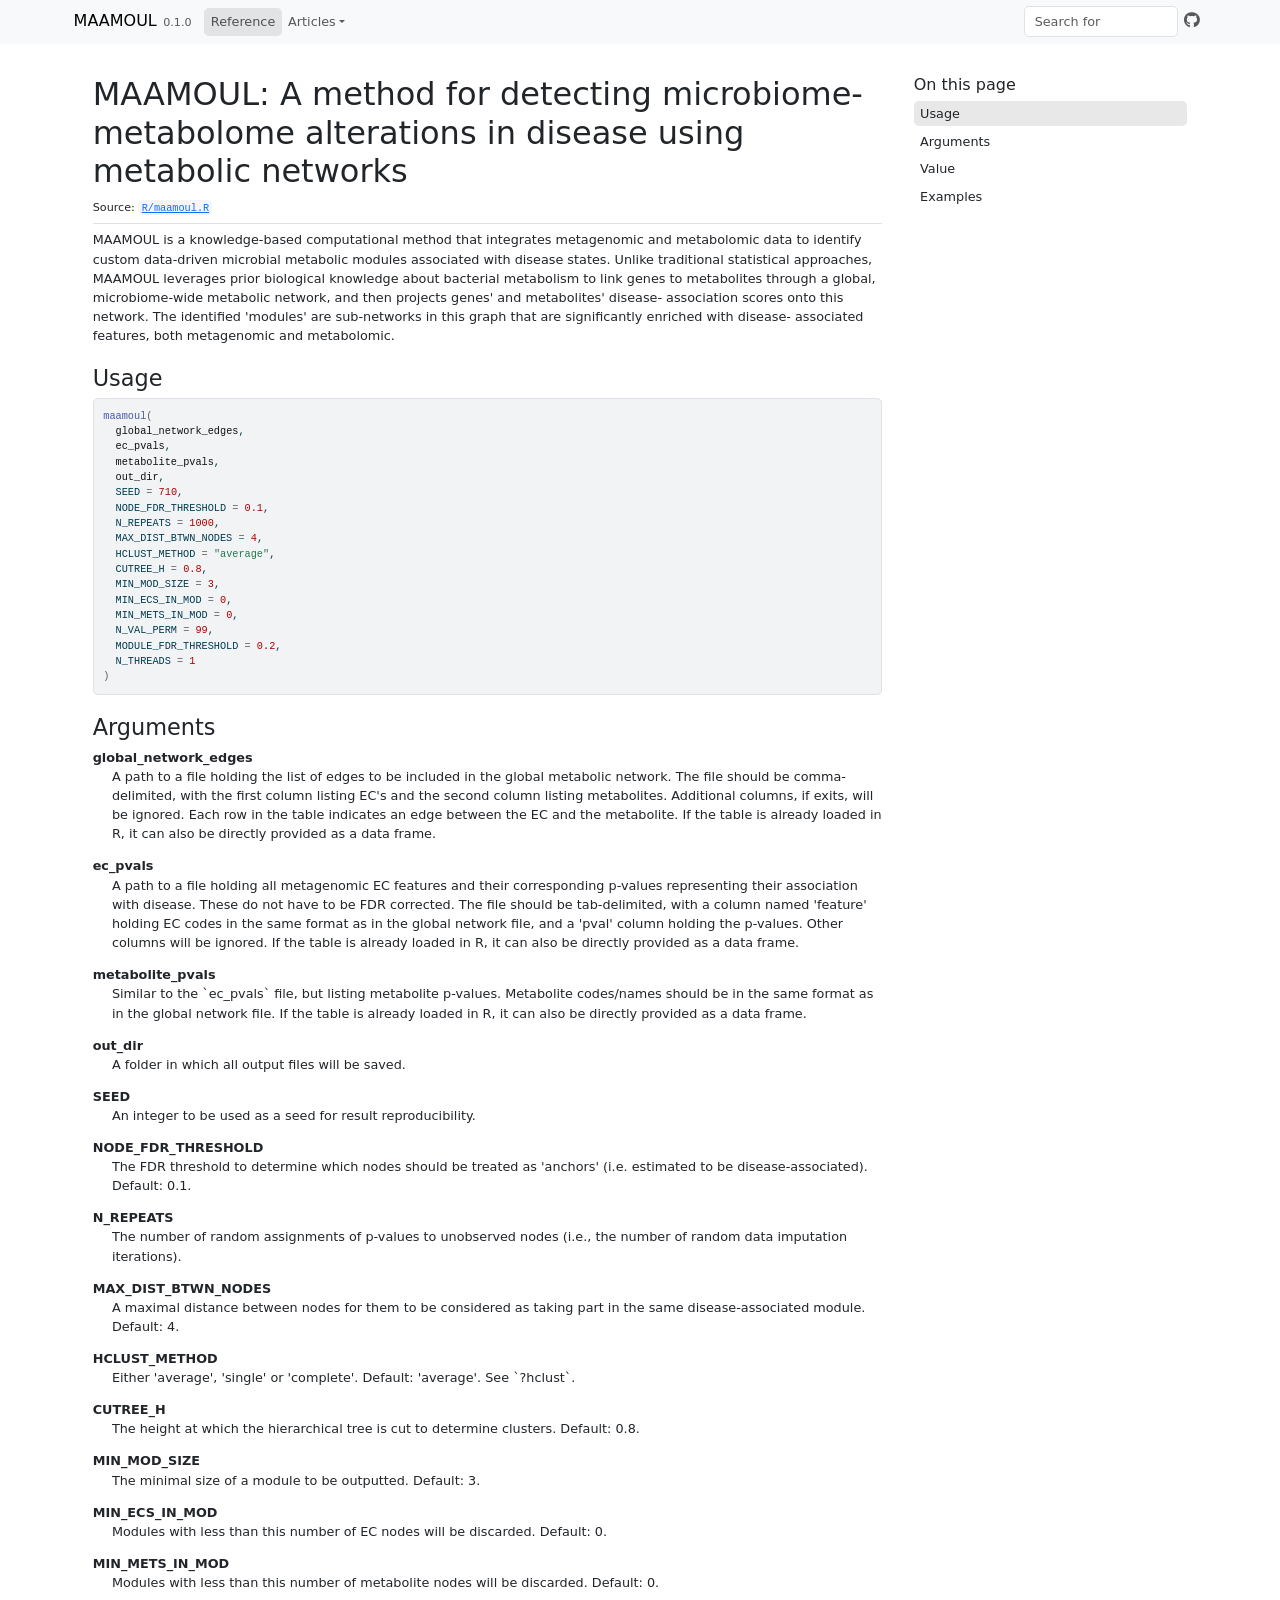
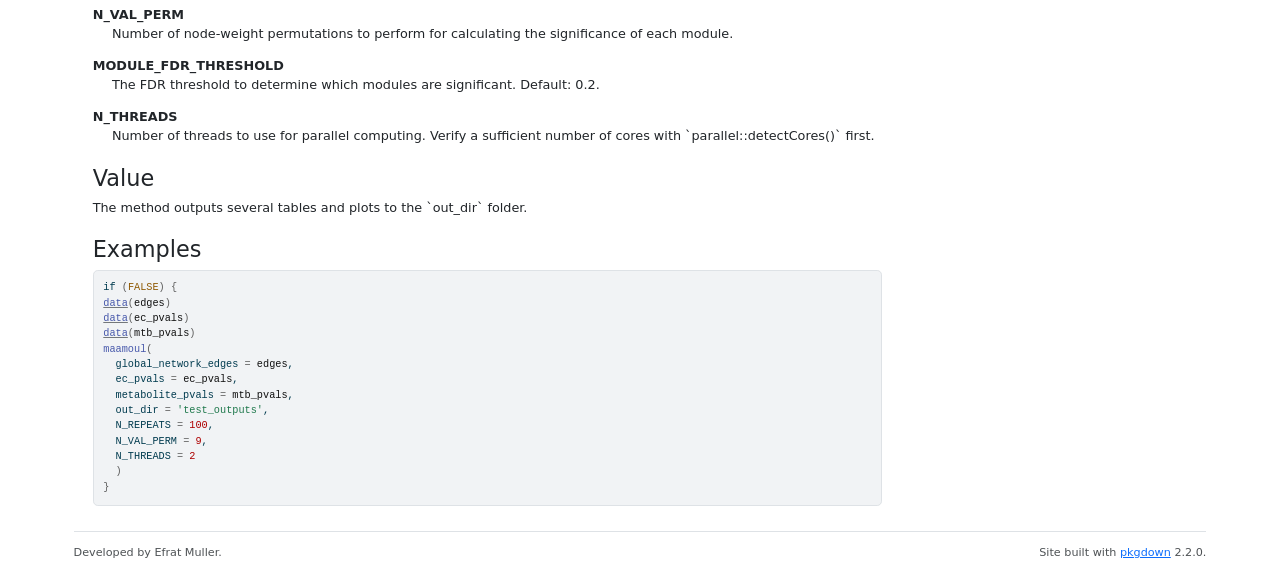
<file: docs/reference/maamoul.html>
<!DOCTYPE html>
<!-- Generated by pkgdown: do not edit by hand --><html lang="en"><head><meta http-equiv="Content-Type" content="text/html; charset=UTF-8"><meta charset="utf-8"><meta http-equiv="X-UA-Compatible" content="IE=edge"><meta name="viewport" content="width=device-width, initial-scale=1, shrink-to-fit=no"><title>MAAMOUL: A method for detecting microbiome-metabolome alterations in disease using metabolic networks — maamoul • MAAMOUL</title><script src="../deps/jquery-3.6.0/jquery-3.6.0.min.js"></script><meta name="viewport" content="width=device-width, initial-scale=1, shrink-to-fit=no"><link href="../deps/bootstrap-5.3.1/bootstrap.min.css" rel="stylesheet"><script src="../deps/bootstrap-5.3.1/bootstrap.bundle.min.js"></script><link href="../deps/font-awesome-6.5.2/css/all.min.css" rel="stylesheet"><link href="../deps/font-awesome-6.5.2/css/v4-shims.min.css" rel="stylesheet"><script src="../deps/headroom-0.11.0/headroom.min.js"></script><script src="../deps/headroom-0.11.0/jQuery.headroom.min.js"></script><script src="../deps/bootstrap-toc-1.0.1/bootstrap-toc.min.js"></script><script src="../deps/clipboard.js-2.0.11/clipboard.min.js"></script><script src="../deps/search-1.0.0/autocomplete.jquery.min.js"></script><script src="../deps/search-1.0.0/fuse.min.js"></script><script src="../deps/search-1.0.0/mark.min.js"></script><!-- pkgdown --><script src="../pkgdown.js"></script><meta property="og:title" content="MAAMOUL: A method for detecting microbiome-metabolome alterations in disease using metabolic networks — maamoul"><meta name="description" content="MAAMOUL is a knowledge-based computational method that integrates metagenomic
  and metabolomic data to identify custom data-driven microbial metabolic
  modules associated with disease states. Unlike traditional statistical
  approaches, MAAMOUL leverages prior biological knowledge about bacterial
  metabolism to link genes to metabolites through a global, microbiome-wide
  metabolic network, and then projects genes' and metabolites' disease-
  association scores onto this network. The identified 'modules' are
  sub-networks in this graph that are significantly enriched with disease-
  associated features, both metagenomic and metabolomic."><meta property="og:description" content="MAAMOUL is a knowledge-based computational method that integrates metagenomic
  and metabolomic data to identify custom data-driven microbial metabolic
  modules associated with disease states. Unlike traditional statistical
  approaches, MAAMOUL leverages prior biological knowledge about bacterial
  metabolism to link genes to metabolites through a global, microbiome-wide
  metabolic network, and then projects genes' and metabolites' disease-
  association scores onto this network. The identified 'modules' are
  sub-networks in this graph that are significantly enriched with disease-
  associated features, both metagenomic and metabolomic."><style>
  html { font-size: 0.8rem; }
  pre, code { font-size: 0.8rem; }

  .container,
  .container-fluid {
    max-width: 90%;
  }

  main {
    padding-left: 0.5rem;
    padding-right: 0.5rem;
    max-width: 70% !important;
    width: 70% !important;
  }

  .contents {
    max-width: 100% !important;
  }

  .row {
    --bs-gutter-x: 1rem;
  }
</style></head><body>
    <a href="#main" class="visually-hidden-focusable">Skip to contents</a>


    <nav class="navbar navbar-expand-lg fixed-top bg-light" data-bs-theme="light" aria-label="Site navigation"><div class="container">

    <a class="navbar-brand me-2" href="../index.html">MAAMOUL</a>

    <small class="nav-text text-muted me-auto" data-bs-toggle="tooltip" data-bs-placement="bottom" title="">0.1.0</small>


    <button class="navbar-toggler" type="button" data-bs-toggle="collapse" data-bs-target="#navbar" aria-controls="navbar" aria-expanded="false" aria-label="Toggle navigation">
      <span class="navbar-toggler-icon"></span>
    </button>

    <div id="navbar" class="collapse navbar-collapse ms-3">
      <ul class="navbar-nav me-auto"><li class="active nav-item"><a class="nav-link" href="../reference/index.html">Reference</a></li>
<li class="nav-item dropdown">
  <button class="nav-link dropdown-toggle" type="button" id="dropdown-articles" data-bs-toggle="dropdown" aria-expanded="false" aria-haspopup="true">Articles</button>
  <ul class="dropdown-menu" aria-labelledby="dropdown-articles"><li><a class="dropdown-item" href="../articles/maamoul_tutorial.html">MAAMOUL Tutorial</a></li>
  </ul></li>
      </ul><ul class="navbar-nav"><li class="nav-item"><form class="form-inline" role="search">
 <input class="form-control" type="search" name="search-input" id="search-input" autocomplete="off" aria-label="Search site" placeholder="Search for" data-search-index="../search.json"></form></li>
<li class="nav-item"><a class="external-link nav-link" href="https://github.com/borenstein-lab/MAAMOUL/" aria-label="GitHub"><span class="fa fab fa-github fa-lg"></span></a></li>
      </ul></div>


  </div>
</nav><div class="container template-reference-topic">
<div class="row">
  <main id="main" class="col-md-9"><div class="page-header">

      <h1>MAAMOUL: A method for detecting microbiome-metabolome alterations in disease using metabolic networks</h1>
      <small class="dont-index">Source: <a href="https://github.com/borenstein-lab/MAAMOUL/blob/HEAD/R/maamoul.R" class="external-link"><code>R/maamoul.R</code></a></small>
      <div class="d-none name"><code>maamoul.Rd</code></div>
    </div>

    <div class="ref-description section level2">
    <p>MAAMOUL is a knowledge-based computational method that integrates metagenomic
  and metabolomic data to identify custom data-driven microbial metabolic
  modules associated with disease states. Unlike traditional statistical
  approaches, MAAMOUL leverages prior biological knowledge about bacterial
  metabolism to link genes to metabolites through a global, microbiome-wide
  metabolic network, and then projects genes' and metabolites' disease-
  association scores onto this network. The identified 'modules' are
  sub-networks in this graph that are significantly enriched with disease-
  associated features, both metagenomic and metabolomic.</p>
    </div>

    <div class="section level2">
    <h2 id="ref-usage">Usage<a class="anchor" aria-label="anchor" href="#ref-usage"></a></h2>
    <div class="sourceCode"><pre class="sourceCode r"><code><span><span class="fu">maamoul</span><span class="op">(</span></span>
<span>  <span class="va">global_network_edges</span>,</span>
<span>  <span class="va">ec_pvals</span>,</span>
<span>  <span class="va">metabolite_pvals</span>,</span>
<span>  <span class="va">out_dir</span>,</span>
<span>  SEED <span class="op">=</span> <span class="fl">710</span>,</span>
<span>  NODE_FDR_THRESHOLD <span class="op">=</span> <span class="fl">0.1</span>,</span>
<span>  N_REPEATS <span class="op">=</span> <span class="fl">1000</span>,</span>
<span>  MAX_DIST_BTWN_NODES <span class="op">=</span> <span class="fl">4</span>,</span>
<span>  HCLUST_METHOD <span class="op">=</span> <span class="st">"average"</span>,</span>
<span>  CUTREE_H <span class="op">=</span> <span class="fl">0.8</span>,</span>
<span>  MIN_MOD_SIZE <span class="op">=</span> <span class="fl">3</span>,</span>
<span>  MIN_ECS_IN_MOD <span class="op">=</span> <span class="fl">0</span>,</span>
<span>  MIN_METS_IN_MOD <span class="op">=</span> <span class="fl">0</span>,</span>
<span>  N_VAL_PERM <span class="op">=</span> <span class="fl">99</span>,</span>
<span>  MODULE_FDR_THRESHOLD <span class="op">=</span> <span class="fl">0.2</span>,</span>
<span>  N_THREADS <span class="op">=</span> <span class="fl">1</span></span>
<span><span class="op">)</span></span></code></pre></div>
    </div>

    <div class="section level2">
    <h2 id="arguments">Arguments<a class="anchor" aria-label="anchor" href="#arguments"></a></h2>


<dl><dt id="arg-global-network-edges">global_network_edges<a class="anchor" aria-label="anchor" href="#arg-global-network-edges"></a></dt>
<dd><p>A path to a file holding the list of edges to be
included in the global metabolic network. The file should be comma-
delimited, with the first column listing EC's and the second column listing
metabolites. Additional columns, if exits, will be ignored. Each row in the
table indicates an edge between the EC and the metabolite.
If the table is already loaded in R, it can also be directly provided as a data frame.</p></dd>


<dt id="arg-ec-pvals">ec_pvals<a class="anchor" aria-label="anchor" href="#arg-ec-pvals"></a></dt>
<dd><p>A path to a file holding all metagenomic EC features and
their corresponding p-values representing their association with disease.
These do not have to be FDR corrected. The file should be tab-delimited,
with a column named 'feature' holding EC codes in the same format as in
the global network file, and a 'pval' column holding the p-values. Other
columns will be ignored.
If the table is already loaded in R, it can also be directly provided as a data frame.</p></dd>


<dt id="arg-metabolite-pvals">metabolite_pvals<a class="anchor" aria-label="anchor" href="#arg-metabolite-pvals"></a></dt>
<dd><p>Similar to the `ec_pvals` file, but listing
metabolite p-values. Metabolite codes/names should be in the same format
as in the global network file.
If the table is already loaded in R, it can also be directly provided as a data frame.</p></dd>


<dt id="arg-out-dir">out_dir<a class="anchor" aria-label="anchor" href="#arg-out-dir"></a></dt>
<dd><p>A folder in which all output files will be saved.</p></dd>


<dt id="arg-seed">SEED<a class="anchor" aria-label="anchor" href="#arg-seed"></a></dt>
<dd><p>An integer to be used as a seed for result reproducibility.</p></dd>


<dt id="arg-node-fdr-threshold">NODE_FDR_THRESHOLD<a class="anchor" aria-label="anchor" href="#arg-node-fdr-threshold"></a></dt>
<dd><p>The FDR threshold to determine which nodes should
be treated as 'anchors' (i.e. estimated to be disease-associated).
Default: 0.1.</p></dd>


<dt id="arg-n-repeats">N_REPEATS<a class="anchor" aria-label="anchor" href="#arg-n-repeats"></a></dt>
<dd><p>The number of random assignments of p-values to unobserved
nodes (i.e., the number of random data imputation iterations).</p></dd>


<dt id="arg-max-dist-btwn-nodes">MAX_DIST_BTWN_NODES<a class="anchor" aria-label="anchor" href="#arg-max-dist-btwn-nodes"></a></dt>
<dd><p>A maximal distance between nodes for them to be
considered as taking part in the same disease-associated module.
Default: 4.</p></dd>


<dt id="arg-hclust-method">HCLUST_METHOD<a class="anchor" aria-label="anchor" href="#arg-hclust-method"></a></dt>
<dd><p>Either 'average', 'single' or 'complete'. Default:
'average'. See `?hclust`.</p></dd>


<dt id="arg-cutree-h">CUTREE_H<a class="anchor" aria-label="anchor" href="#arg-cutree-h"></a></dt>
<dd><p>The height at which the hierarchical tree is cut to determine
clusters. Default: 0.8.</p></dd>


<dt id="arg-min-mod-size">MIN_MOD_SIZE<a class="anchor" aria-label="anchor" href="#arg-min-mod-size"></a></dt>
<dd><p>The minimal size of a module to be outputted. Default: 3.</p></dd>


<dt id="arg-min-ecs-in-mod">MIN_ECS_IN_MOD<a class="anchor" aria-label="anchor" href="#arg-min-ecs-in-mod"></a></dt>
<dd><p>Modules with less than this number of EC nodes will be
discarded. Default: 0.</p></dd>


<dt id="arg-min-mets-in-mod">MIN_METS_IN_MOD<a class="anchor" aria-label="anchor" href="#arg-min-mets-in-mod"></a></dt>
<dd><p>Modules with less than this number of metabolite nodes
will be discarded. Default: 0.</p></dd>


<dt id="arg-n-val-perm">N_VAL_PERM<a class="anchor" aria-label="anchor" href="#arg-n-val-perm"></a></dt>
<dd><p>Number of node-weight permutations to perform for
calculating the significance of each module.</p></dd>


<dt id="arg-module-fdr-threshold">MODULE_FDR_THRESHOLD<a class="anchor" aria-label="anchor" href="#arg-module-fdr-threshold"></a></dt>
<dd><p>The FDR threshold to determine which modules are
significant. Default: 0.2.</p></dd>


<dt id="arg-n-threads">N_THREADS<a class="anchor" aria-label="anchor" href="#arg-n-threads"></a></dt>
<dd><p>Number of threads to use for parallel computing. Verify a
sufficient number of cores with `parallel::detectCores()` first.</p></dd>

</dl></div>
    <div class="section level2">
    <h2 id="value">Value<a class="anchor" aria-label="anchor" href="#value"></a></h2>
    <p>The method outputs several tables and plots to the `out_dir` folder.</p>
    </div>

    <div class="section level2">
    <h2 id="ref-examples">Examples<a class="anchor" aria-label="anchor" href="#ref-examples"></a></h2>
    <div class="sourceCode"><pre class="sourceCode r"><code><span class="r-in"><span><span class="kw">if</span> <span class="op">(</span><span class="cn">FALSE</span><span class="op">)</span> <span class="op">{</span></span></span>
<span class="r-in"><span><span class="fu"><a href="https://rdrr.io/r/utils/data.html" class="external-link">data</a></span><span class="op">(</span><span class="va">edges</span><span class="op">)</span> </span></span>
<span class="r-in"><span><span class="fu"><a href="https://rdrr.io/r/utils/data.html" class="external-link">data</a></span><span class="op">(</span><span class="va">ec_pvals</span><span class="op">)</span> </span></span>
<span class="r-in"><span><span class="fu"><a href="https://rdrr.io/r/utils/data.html" class="external-link">data</a></span><span class="op">(</span><span class="va">mtb_pvals</span><span class="op">)</span></span></span>
<span class="r-in"><span><span class="fu">maamoul</span><span class="op">(</span></span></span>
<span class="r-in"><span>  global_network_edges <span class="op">=</span> <span class="va">edges</span>,</span></span>
<span class="r-in"><span>  ec_pvals <span class="op">=</span> <span class="va">ec_pvals</span>,</span></span>
<span class="r-in"><span>  metabolite_pvals <span class="op">=</span> <span class="va">mtb_pvals</span>,</span></span>
<span class="r-in"><span>  out_dir <span class="op">=</span> <span class="st">'test_outputs'</span>,</span></span>
<span class="r-in"><span>  N_REPEATS <span class="op">=</span> <span class="fl">100</span>,</span></span>
<span class="r-in"><span>  N_VAL_PERM <span class="op">=</span> <span class="fl">9</span>,</span></span>
<span class="r-in"><span>  N_THREADS <span class="op">=</span> <span class="fl">2</span></span></span>
<span class="r-in"><span>  <span class="op">)</span></span></span>
<span class="r-in"><span><span class="op">}</span></span></span>
</code></pre></div>
    </div>
  </main><aside class="col-md-3"><nav id="toc" aria-label="Table of contents"><h2>On this page</h2>
    </nav></aside></div>


    <footer><div class="pkgdown-footer-left">
  <p>Developed by Efrat Muller.</p>
</div>

<div class="pkgdown-footer-right">
  <p>Site built with <a href="https://pkgdown.r-lib.org/" class="external-link">pkgdown</a> 2.2.0.</p>
</div>

    </footer></div>





  </body></html>
</file>
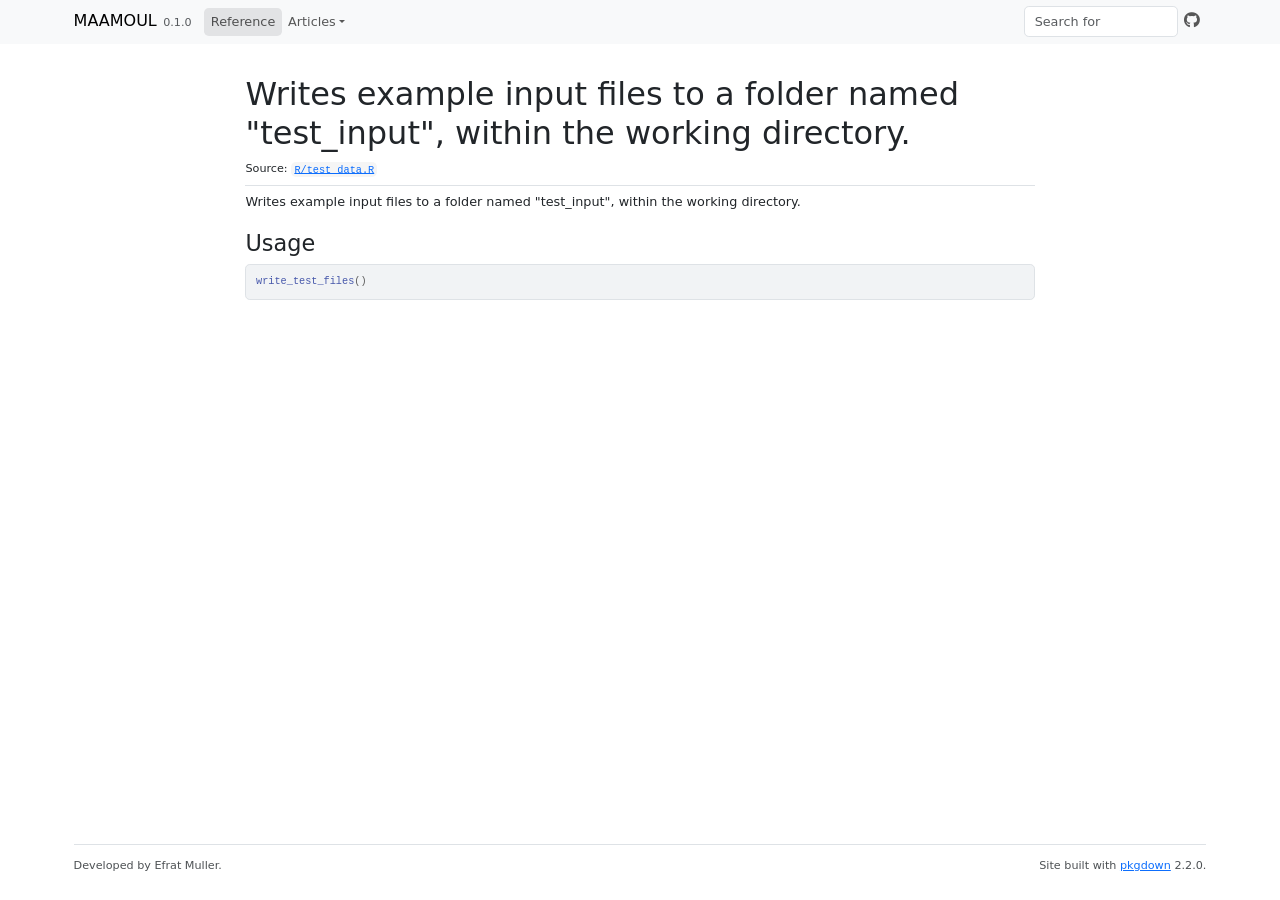
<file: docs/reference/write_test_files.html>
<!DOCTYPE html>
<!-- Generated by pkgdown: do not edit by hand --><html lang="en"><head><meta http-equiv="Content-Type" content="text/html; charset=UTF-8"><meta charset="utf-8"><meta http-equiv="X-UA-Compatible" content="IE=edge"><meta name="viewport" content="width=device-width, initial-scale=1, shrink-to-fit=no"><title>Writes example input files to a folder named "test_input", within the working directory. — write_test_files • MAAMOUL</title><script src="../deps/jquery-3.6.0/jquery-3.6.0.min.js"></script><meta name="viewport" content="width=device-width, initial-scale=1, shrink-to-fit=no"><link href="../deps/bootstrap-5.3.1/bootstrap.min.css" rel="stylesheet"><script src="../deps/bootstrap-5.3.1/bootstrap.bundle.min.js"></script><link href="../deps/font-awesome-6.5.2/css/all.min.css" rel="stylesheet"><link href="../deps/font-awesome-6.5.2/css/v4-shims.min.css" rel="stylesheet"><script src="../deps/headroom-0.11.0/headroom.min.js"></script><script src="../deps/headroom-0.11.0/jQuery.headroom.min.js"></script><script src="../deps/bootstrap-toc-1.0.1/bootstrap-toc.min.js"></script><script src="../deps/clipboard.js-2.0.11/clipboard.min.js"></script><script src="../deps/search-1.0.0/autocomplete.jquery.min.js"></script><script src="../deps/search-1.0.0/fuse.min.js"></script><script src="../deps/search-1.0.0/mark.min.js"></script><!-- pkgdown --><script src="../pkgdown.js"></script><meta property="og:title" content="Writes example input files to a folder named " test_input", within the working directory. — write_test_files"><meta name="description" content='Writes example input files to a folder named "test_input", within the working
 directory.'><meta property="og:description" content='Writes example input files to a folder named "test_input", within the working
 directory.'><style>
  html { font-size: 0.8rem; }
  pre, code { font-size: 0.8rem; }

  .container,
  .container-fluid {
    max-width: 90%;
  }

  main {
    padding-left: 0.5rem;
    padding-right: 0.5rem;
    max-width: 70% !important;
    width: 70% !important;
  }

  .contents {
    max-width: 100% !important;
  }

  .row {
    --bs-gutter-x: 1rem;
  }
</style></head><body>
    <a href="#main" class="visually-hidden-focusable">Skip to contents</a>


    <nav class="navbar navbar-expand-lg fixed-top bg-light" data-bs-theme="light" aria-label="Site navigation"><div class="container">

    <a class="navbar-brand me-2" href="../index.html">MAAMOUL</a>

    <small class="nav-text text-muted me-auto" data-bs-toggle="tooltip" data-bs-placement="bottom" title="">0.1.0</small>


    <button class="navbar-toggler" type="button" data-bs-toggle="collapse" data-bs-target="#navbar" aria-controls="navbar" aria-expanded="false" aria-label="Toggle navigation">
      <span class="navbar-toggler-icon"></span>
    </button>

    <div id="navbar" class="collapse navbar-collapse ms-3">
      <ul class="navbar-nav me-auto"><li class="active nav-item"><a class="nav-link" href="../reference/index.html">Reference</a></li>
<li class="nav-item dropdown">
  <button class="nav-link dropdown-toggle" type="button" id="dropdown-articles" data-bs-toggle="dropdown" aria-expanded="false" aria-haspopup="true">Articles</button>
  <ul class="dropdown-menu" aria-labelledby="dropdown-articles"><li><a class="dropdown-item" href="../articles/maamoul_tutorial.html">MAAMOUL Tutorial</a></li>
  </ul></li>
      </ul><ul class="navbar-nav"><li class="nav-item"><form class="form-inline" role="search">
 <input class="form-control" type="search" name="search-input" id="search-input" autocomplete="off" aria-label="Search site" placeholder="Search for" data-search-index="../search.json"></form></li>
<li class="nav-item"><a class="external-link nav-link" href="https://github.com/borenstein-lab/MAAMOUL/" aria-label="GitHub"><span class="fa fab fa-github fa-lg"></span></a></li>
      </ul></div>


  </div>
</nav><div class="container template-reference-topic">
<div class="row">
  <main id="main" class="col-md-9"><div class="page-header">

      <h1>Writes example input files to a folder named "test_input", within the working directory.</h1>
      <small class="dont-index">Source: <a href="https://github.com/borenstein-lab/MAAMOUL/blob/HEAD/R/test_data.R" class="external-link"><code>R/test_data.R</code></a></small>
      <div class="d-none name"><code>write_test_files.Rd</code></div>
    </div>

    <div class="ref-description section level2">
    <p>Writes example input files to a folder named "test_input", within the working
 directory.</p>
    </div>

    <div class="section level2">
    <h2 id="ref-usage">Usage<a class="anchor" aria-label="anchor" href="#ref-usage"></a></h2>
    <div class="sourceCode"><pre class="sourceCode r"><code><span><span class="fu">write_test_files</span><span class="op">(</span><span class="op">)</span></span></code></pre></div>
    </div>


  </main></div>


    <footer><div class="pkgdown-footer-left">
  <p>Developed by Efrat Muller.</p>
</div>

<div class="pkgdown-footer-right">
  <p>Site built with <a href="https://pkgdown.r-lib.org/" class="external-link">pkgdown</a> 2.2.0.</p>
</div>

    </footer></div>





  </body></html>
</file>
<file: docs/deps/font-awesome-6.5.2/css/v4-shims.min.css>
/*!
 * Font Awesome Free 6.5.2 by @fontawesome - https://fontawesome.com
 * License - https://fontawesome.com/license/free (Icons: CC BY 4.0, Fonts: SIL OFL 1.1, Code: MIT License)
 * Copyright 2024 Fonticons, Inc.
 */
.fa.fa-glass:before{content:"\f000"}.fa.fa-envelope-o{font-family:"Font Awesome 6 Free";font-weight:400}.fa.fa-envelope-o:before{content:"\f0e0"}.fa.fa-star-o{font-family:"Font Awesome 6 Free";font-weight:400}.fa.fa-star-o:before{content:"\f005"}.fa.fa-close:before,.fa.fa-remove:before{content:"\f00d"}.fa.fa-gear:before{content:"\f013"}.fa.fa-trash-o{font-family:"Font Awesome 6 Free";font-weight:400}.fa.fa-trash-o:before{content:"\f2ed"}.fa.fa-home:before{content:"\f015"}.fa.fa-file-o{font-family:"Font Awesome 6 Free";font-weight:400}.fa.fa-file-o:before{content:"\f15b"}.fa.fa-clock-o{font-family:"Font Awesome 6 Free";font-weight:400}.fa.fa-clock-o:before{content:"\f017"}.fa.fa-arrow-circle-o-down{font-family:"Font Awesome 6 Free";font-weight:400}.fa.fa-arrow-circle-o-down:before{content:"\f358"}.fa.fa-arrow-circle-o-up{font-family:"Font Awesome 6 Free";font-weight:400}.fa.fa-arrow-circle-o-up:before{content:"\f35b"}.fa.fa-play-circle-o{font-family:"Font Awesome 6 Free";font-weight:400}.fa.fa-play-circle-o:before{content:"\f144"}.fa.fa-repeat:before,.fa.fa-rotate-right:before{content:"\f01e"}.fa.fa-refresh:before{content:"\f021"}.fa.fa-list-alt{font-family:"Font Awesome 6 Free";font-weight:400}.fa.fa-list-alt:before{content:"\f022"}.fa.fa-dedent:before{content:"\f03b"}.fa.fa-video-camera:before{content:"\f03d"}.fa.fa-picture-o{font-family:"Font Awesome 6 Free";font-weight:400}.fa.fa-picture-o:before{content:"\f03e"}.fa.fa-photo{font-family:"Font Awesome 6 Free";font-weight:400}.fa.fa-photo:before{content:"\f03e"}.fa.fa-image{font-family:"Font Awesome 6 Free";font-weight:400}.fa.fa-image:before{content:"\f03e"}.fa.fa-map-marker:before{content:"\f3c5"}.fa.fa-pencil-square-o{font-family:"Font Awesome 6 Free";font-weight:400}.fa.fa-pencil-square-o:before{content:"\f044"}.fa.fa-edit{font-family:"Font Awesome 6 Free";font-weight:400}.fa.fa-edit:before{content:"\f044"}.fa.fa-share-square-o:before{content:"\f14d"}.fa.fa-check-square-o{font-family:"Font Awesome 6 Free";font-weight:400}.fa.fa-check-square-o:before{content:"\f14a"}.fa.fa-arrows:before{content:"\f0b2"}.fa.fa-times-circle-o{font-family:"Font Awesome 6 Free";font-weight:400}.fa.fa-times-circle-o:before{content:"\f057"}.fa.fa-check-circle-o{font-family:"Font Awesome 6 Free";font-weight:400}.fa.fa-check-circle-o:before{content:"\f058"}.fa.fa-mail-forward:before{content:"\f064"}.fa.fa-expand:before{content:"\f424"}.fa.fa-compress:before{content:"\f422"}.fa.fa-eye,.fa.fa-eye-slash{font-family:"Font Awesome 6 Free";font-weight:400}.fa.fa-warning:before{content:"\f071"}.fa.fa-calendar:before{content:"\f073"}.fa.fa-arrows-v:before{content:"\f338"}.fa.fa-arrows-h:before{content:"\f337"}.fa.fa-bar-chart-o:before,.fa.fa-bar-chart:before{content:"\e0e3"}.fa.fa-twitter-square{font-family:"Font Awesome 6 Brands";font-weight:400}.fa.fa-twitter-square:before{content:"\f081"}.fa.fa-facebook-square{font-family:"Font Awesome 6 Brands";font-weight:400}.fa.fa-facebook-square:before{content:"\f082"}.fa.fa-gears:before{content:"\f085"}.fa.fa-thumbs-o-up{font-family:"Font Awesome 6 Free";font-weight:400}.fa.fa-thumbs-o-up:before{content:"\f164"}.fa.fa-thumbs-o-down{font-family:"Font Awesome 6 Free";font-weight:400}.fa.fa-thumbs-o-down:before{content:"\f165"}.fa.fa-heart-o{font-family:"Font Awesome 6 Free";font-weight:400}.fa.fa-heart-o:before{content:"\f004"}.fa.fa-sign-out:before{content:"\f2f5"}.fa.fa-linkedin-square{font-family:"Font Awesome 6 Brands";font-weight:400}.fa.fa-linkedin-square:before{content:"\f08c"}.fa.fa-thumb-tack:before{content:"\f08d"}.fa.fa-external-link:before{content:"\f35d"}.fa.fa-sign-in:before{content:"\f2f6"}.fa.fa-github-square{font-family:"Font Awesome 6 Brands";font-weight:400}.fa.fa-github-square:before{content:"\f092"}.fa.fa-lemon-o{font-family:"Font Awesome 6 Free";font-weight:400}.fa.fa-lemon-o:before{content:"\f094"}.fa.fa-square-o{font-family:"Font Awesome 6 Free";font-weight:400}.fa.fa-square-o:before{content:"\f0c8"}.fa.fa-bookmark-o{font-family:"Font Awesome 6 Free";font-weight:400}.fa.fa-bookmark-o:before{content:"\f02e"}.fa.fa-facebook,.fa.fa-twitter{font-family:"Font Awesome 6 Brands";font-weight:400}.fa.fa-facebook:before{content:"\f39e"}.fa.fa-facebook-f{font-family:"Font Awesome 6 Brands";font-weight:400}.fa.fa-facebook-f:before{content:"\f39e"}.fa.fa-github{font-family:"Font Awesome 6 Brands";font-weight:400}.fa.fa-credit-card{font-family:"Font Awesome 6 Free";font-weight:400}.fa.fa-feed:before{content:"\f09e"}.fa.fa-hdd-o{font-family:"Font Awesome 6 Free";font-weight:400}.fa.fa-hdd-o:before{content:"\f0a0"}.fa.fa-hand-o-right{font-family:"Font Awesome 6 Free";font-weight:400}.fa.fa-hand-o-right:before{content:"\f0a4"}.fa.fa-hand-o-left{font-family:"Font Awesome 6 Free";font-weight:400}.fa.fa-hand-o-left:before{content:"\f0a5"}.fa.fa-hand-o-up{font-family:"Font Awesome 6 Free";font-weight:400}.fa.fa-hand-o-up:before{content:"\f0a6"}.fa.fa-hand-o-down{font-family:"Font Awesome 6 Free";font-weight:400}.fa.fa-hand-o-down:before{content:"\f0a7"}.fa.fa-globe:before{content:"\f57d"}.fa.fa-tasks:before{content:"\f828"}.fa.fa-arrows-alt:before{content:"\f31e"}.fa.fa-group:before{content:"\f0c0"}.fa.fa-chain:before{content:"\f0c1"}.fa.fa-cut:before{content:"\f0c4"}.fa.fa-files-o{font-family:"Font Awesome 6 Free";font-weight:400}.fa.fa-files-o:before{content:"\f0c5"}.fa.fa-floppy-o{font-family:"Font Awesome 6 Free";font-weight:400}.fa.fa-floppy-o:before{content:"\f0c7"}.fa.fa-save{font-family:"Font Awesome 6 Free";font-weight:400}.fa.fa-save:before{content:"\f0c7"}.fa.fa-navicon:before,.fa.fa-reorder:before{content:"\f0c9"}.fa.fa-magic:before{content:"\e2ca"}.fa.fa-pinterest,.fa.fa-pinterest-square{font-family:"Font Awesome 6 Brands";font-weight:400}.fa.fa-pinterest-square:before{content:"\f0d3"}.fa.fa-google-plus-square{font-family:"Font Awesome 6 Brands";font-weight:400}.fa.fa-google-plus-square:before{content:"\f0d4"}.fa.fa-google-plus{font-family:"Font Awesome 6 Brands";font-weight:400}.fa.fa-google-plus:before{content:"\f0d5"}.fa.fa-money:before{content:"\f3d1"}.fa.fa-unsorted:before{content:"\f0dc"}.fa.fa-sort-desc:before{content:"\f0dd"}.fa.fa-sort-asc:before{content:"\f0de"}.fa.fa-linkedin{font-family:"Font Awesome 6 Brands";font-weight:400}.fa.fa-linkedin:before{content:"\f0e1"}.fa.fa-rotate-left:before{content:"\f0e2"}.fa.fa-legal:before{content:"\f0e3"}.fa.fa-dashboard:before,.fa.fa-tachometer:before{content:"\f625"}.fa.fa-comment-o{font-family:"Font Awesome 6 Free";font-weight:400}.fa.fa-comment-o:before{content:"\f075"}.fa.fa-comments-o{font-family:"Font Awesome 6 Free";font-weight:400}.fa.fa-comments-o:before{content:"\f086"}.fa.fa-flash:before{content:"\f0e7"}.fa.fa-clipboard:before{content:"\f0ea"}.fa.fa-lightbulb-o{font-family:"Font Awesome 6 Free";font-weight:400}.fa.fa-lightbulb-o:before{content:"\f0eb"}.fa.fa-exchange:before{content:"\f362"}.fa.fa-cloud-download:before{content:"\f0ed"}.fa.fa-cloud-upload:before{content:"\f0ee"}.fa.fa-bell-o{font-family:"Font Awesome 6 Free";font-weight:400}.fa.fa-bell-o:before{content:"\f0f3"}.fa.fa-cutlery:before{content:"\f2e7"}.fa.fa-file-text-o{font-family:"Font Awesome 6 Free";font-weight:400}.fa.fa-file-text-o:before{content:"\f15c"}.fa.fa-building-o{font-family:"Font Awesome 6 Free";font-weight:400}.fa.fa-building-o:before{content:"\f1ad"}.fa.fa-hospital-o{font-family:"Font Awesome 6 Free";font-weight:400}.fa.fa-hospital-o:before{content:"\f0f8"}.fa.fa-tablet:before{content:"\f3fa"}.fa.fa-mobile-phone:before,.fa.fa-mobile:before{content:"\f3cd"}.fa.fa-circle-o{font-family:"Font Awesome 6 Free";font-weight:400}.fa.fa-circle-o:before{content:"\f111"}.fa.fa-mail-reply:before{content:"\f3e5"}.fa.fa-github-alt{font-family:"Font Awesome 6 Brands";font-weight:400}.fa.fa-folder-o{font-family:"Font Awesome 6 Free";font-weight:400}.fa.fa-folder-o:before{content:"\f07b"}.fa.fa-folder-open-o{font-family:"Font Awesome 6 Free";font-weight:400}.fa.fa-folder-open-o:before{content:"\f07c"}.fa.fa-smile-o{font-family:"Font Awesome 6 Free";font-weight:400}.fa.fa-smile-o:before{content:"\f118"}.fa.fa-frown-o{font-family:"Font Awesome 6 Free";font-weight:400}.fa.fa-frown-o:before{content:"\f119"}.fa.fa-meh-o{font-family:"Font Awesome 6 Free";font-weight:400}.fa.fa-meh-o:before{content:"\f11a"}.fa.fa-keyboard-o{font-family:"Font Awesome 6 Free";font-weight:400}.fa.fa-keyboard-o:before{content:"\f11c"}.fa.fa-flag-o{font-family:"Font Awesome 6 Free";font-weight:400}.fa.fa-flag-o:before{content:"\f024"}.fa.fa-mail-reply-all:before{content:"\f122"}.fa.fa-star-half-o{font-family:"Font Awesome 6 Free";font-weight:400}.fa.fa-star-half-o:before{content:"\f5c0"}.fa.fa-star-half-empty{font-family:"Font Awesome 6 Free";font-weight:400}.fa.fa-star-half-empty:before{content:"\f5c0"}.fa.fa-star-half-full{font-family:"Font Awesome 6 Free";font-weight:400}.fa.fa-star-half-full:before{content:"\f5c0"}.fa.fa-code-fork:before{content:"\f126"}.fa.fa-chain-broken:before,.fa.fa-unlink:before{content:"\f127"}.fa.fa-calendar-o{font-family:"Font Awesome 6 Free";font-weight:400}.fa.fa-calendar-o:before{content:"\f133"}.fa.fa-css3,.fa.fa-html5,.fa.fa-maxcdn{font-family:"Font Awesome 6 Brands";font-weight:400}.fa.fa-unlock-alt:before{content:"\f09c"}.fa.fa-minus-square-o{font-family:"Font Awesome 6 Free";font-weight:400}.fa.fa-minus-square-o:before{content:"\f146"}.fa.fa-level-up:before{content:"\f3bf"}.fa.fa-level-down:before{content:"\f3be"}.fa.fa-pencil-square:before{content:"\f14b"}.fa.fa-external-link-square:before{content:"\f360"}.fa.fa-compass{font-family:"Font Awesome 6 Free";font-weight:400}.fa.fa-caret-square-o-down{font-family:"Font Awesome 6 Free";font-weight:400}.fa.fa-caret-square-o-down:before{content:"\f150"}.fa.fa-toggle-down{font-family:"Font Awesome 6 Free";font-weight:400}.fa.fa-toggle-down:before{content:"\f150"}.fa.fa-caret-square-o-up{font-family:"Font Awesome 6 Free";font-weight:400}.fa.fa-caret-square-o-up:before{content:"\f151"}.fa.fa-toggle-up{font-family:"Font Awesome 6 Free";font-weight:400}.fa.fa-toggle-up:before{content:"\f151"}.fa.fa-caret-square-o-right{font-family:"Font Awesome 6 Free";font-weight:400}.fa.fa-caret-square-o-right:before{content:"\f152"}.fa.fa-toggle-right{font-family:"Font Awesome 6 Free";font-weight:400}.fa.fa-toggle-right:before{content:"\f152"}.fa.fa-eur:before,.fa.fa-euro:before{content:"\f153"}.fa.fa-gbp:before{content:"\f154"}.fa.fa-dollar:before,.fa.fa-usd:before{content:"\24"}.fa.fa-inr:before,.fa.fa-rupee:before{content:"\e1bc"}.fa.fa-cny:before,.fa.fa-jpy:before,.fa.fa-rmb:before,.fa.fa-yen:before{content:"\f157"}.fa.fa-rouble:before,.fa.fa-rub:before,.fa.fa-ruble:before{content:"\f158"}.fa.fa-krw:before,.fa.fa-won:before{content:"\f159"}.fa.fa-bitcoin,.fa.fa-btc{font-family:"Font Awesome 6 Brands";font-weight:400}.fa.fa-bitcoin:before{content:"\f15a"}.fa.fa-file-text:before{content:"\f15c"}.fa.fa-sort-alpha-asc:before{content:"\f15d"}.fa.fa-sort-alpha-desc:before{content:"\f881"}.fa.fa-sort-amount-asc:before{content:"\f884"}.fa.fa-sort-amount-desc:before{content:"\f160"}.fa.fa-sort-numeric-asc:before{content:"\f162"}.fa.fa-sort-numeric-desc:before{content:"\f886"}.fa.fa-youtube-square{font-family:"Font Awesome 6 Brands";font-weight:400}.fa.fa-youtube-square:before{content:"\f431"}.fa.fa-xing,.fa.fa-xing-square,.fa.fa-youtube{font-family:"Font Awesome 6 Brands";font-weight:400}.fa.fa-xing-square:before{content:"\f169"}.fa.fa-youtube-play{font-family:"Font Awesome 6 Brands";font-weight:400}.fa.fa-youtube-play:before{content:"\f167"}.fa.fa-adn,.fa.fa-bitbucket,.fa.fa-bitbucket-square,.fa.fa-dropbox,.fa.fa-flickr,.fa.fa-instagram,.fa.fa-stack-overflow{font-family:"Font Awesome 6 Brands";font-weight:400}.fa.fa-bitbucket-square:before{content:"\f171"}.fa.fa-tumblr,.fa.fa-tumblr-square{font-family:"Font Awesome 6 Brands";font-weight:400}.fa.fa-tumblr-square:before{content:"\f174"}.fa.fa-long-arrow-down:before{content:"\f309"}.fa.fa-long-arrow-up:before{content:"\f30c"}.fa.fa-long-arrow-left:before{content:"\f30a"}.fa.fa-long-arrow-right:before{content:"\f30b"}.fa.fa-android,.fa.fa-apple,.fa.fa-dribbble,.fa.fa-foursquare,.fa.fa-gittip,.fa.fa-gratipay,.fa.fa-linux,.fa.fa-skype,.fa.fa-trello,.fa.fa-windows{font-family:"Font Awesome 6 Brands";font-weight:400}.fa.fa-gittip:before{content:"\f184"}.fa.fa-sun-o{font-family:"Font Awesome 6 Free";font-weight:400}.fa.fa-sun-o:before{content:"\f185"}.fa.fa-moon-o{font-family:"Font Awesome 6 Free";font-weight:400}.fa.fa-moon-o:before{content:"\f186"}.fa.fa-pagelines,.fa.fa-renren,.fa.fa-stack-exchange,.fa.fa-vk,.fa.fa-weibo{font-family:"Font Awesome 6 Brands";font-weight:400}.fa.fa-arrow-circle-o-right{font-family:"Font Awesome 6 Free";font-weight:400}.fa.fa-arrow-circle-o-right:before{content:"\f35a"}.fa.fa-arrow-circle-o-left{font-family:"Font Awesome 6 Free";font-weight:400}.fa.fa-arrow-circle-o-left:before{content:"\f359"}.fa.fa-caret-square-o-left{font-family:"Font Awesome 6 Free";font-weight:400}.fa.fa-caret-square-o-left:before{content:"\f191"}.fa.fa-toggle-left{font-family:"Font Awesome 6 Free";font-weight:400}.fa.fa-toggle-left:before{content:"\f191"}.fa.fa-dot-circle-o{font-family:"Font Awesome 6 Free";font-weight:400}.fa.fa-dot-circle-o:before{content:"\f192"}.fa.fa-vimeo-square{font-family:"Font Awesome 6 Brands";font-weight:400}.fa.fa-vimeo-square:before{content:"\f194"}.fa.fa-try:before,.fa.fa-turkish-lira:before{content:"\e2bb"}.fa.fa-plus-square-o{font-family:"Font Awesome 6 Free";font-weight:400}.fa.fa-plus-square-o:before{content:"\f0fe"}.fa.fa-openid,.fa.fa-slack,.fa.fa-wordpress{font-family:"Font Awesome 6 Brands";font-weight:400}.fa.fa-bank:before,.fa.fa-institution:before{content:"\f19c"}.fa.fa-mortar-board:before{content:"\f19d"}.fa.fa-google,.fa.fa-reddit,.fa.fa-reddit-square,.fa.fa-yahoo{font-family:"Font Awesome 6 Brands";font-weight:400}.fa.fa-reddit-square:before{content:"\f1a2"}.fa.fa-behance,.fa.fa-behance-square,.fa.fa-delicious,.fa.fa-digg,.fa.fa-drupal,.fa.fa-joomla,.fa.fa-pied-piper-alt,.fa.fa-pied-piper-pp,.fa.fa-stumbleupon,.fa.fa-stumbleupon-circle{font-family:"Font Awesome 6 Brands";font-weight:400}.fa.fa-behance-square:before{content:"\f1b5"}.fa.fa-steam,.fa.fa-steam-square{font-family:"Font Awesome 6 Brands";font-weight:400}.fa.fa-steam-square:before{content:"\f1b7"}.fa.fa-automobile:before{content:"\f1b9"}.fa.fa-cab:before{content:"\f1ba"}.fa.fa-deviantart,.fa.fa-soundcloud,.fa.fa-spotify{font-family:"Font Awesome 6 Brands";font-weight:400}.fa.fa-file-pdf-o{font-family:"Font Awesome 6 Free";font-weight:400}.fa.fa-file-pdf-o:before{content:"\f1c1"}.fa.fa-file-word-o{font-family:"Font Awesome 6 Free";font-weight:400}.fa.fa-file-word-o:before{content:"\f1c2"}.fa.fa-file-excel-o{font-family:"Font Awesome 6 Free";font-weight:400}.fa.fa-file-excel-o:before{content:"\f1c3"}.fa.fa-file-powerpoint-o{font-family:"Font Awesome 6 Free";font-weight:400}.fa.fa-file-powerpoint-o:before{content:"\f1c4"}.fa.fa-file-image-o{font-family:"Font Awesome 6 Free";font-weight:400}.fa.fa-file-image-o:before{content:"\f1c5"}.fa.fa-file-photo-o{font-family:"Font Awesome 6 Free";font-weight:400}.fa.fa-file-photo-o:before{content:"\f1c5"}.fa.fa-file-picture-o{font-family:"Font Awesome 6 Free";font-weight:400}.fa.fa-file-picture-o:before{content:"\f1c5"}.fa.fa-file-archive-o{font-family:"Font Awesome 6 Free";font-weight:400}.fa.fa-file-archive-o:before{content:"\f1c6"}.fa.fa-file-zip-o{font-family:"Font Awesome 6 Free";font-weight:400}.fa.fa-file-zip-o:before{content:"\f1c6"}.fa.fa-file-audio-o{font-family:"Font Awesome 6 Free";font-weight:400}.fa.fa-file-audio-o:before{content:"\f1c7"}.fa.fa-file-sound-o{font-family:"Font Awesome 6 Free";font-weight:400}.fa.fa-file-sound-o:before{content:"\f1c7"}.fa.fa-file-video-o{font-family:"Font Awesome 6 Free";font-weight:400}.fa.fa-file-video-o:before{content:"\f1c8"}.fa.fa-file-movie-o{font-family:"Font Awesome 6 Free";font-weight:400}.fa.fa-file-movie-o:before{content:"\f1c8"}.fa.fa-file-code-o{font-family:"Font Awesome 6 Free";font-weight:400}.fa.fa-file-code-o:before{content:"\f1c9"}.fa.fa-codepen,.fa.fa-jsfiddle,.fa.fa-vine{font-family:"Font Awesome 6 Brands";font-weight:400}.fa.fa-life-bouy:before,.fa.fa-life-buoy:before,.fa.fa-life-saver:before,.fa.fa-support:before{content:"\f1cd"}.fa.fa-circle-o-notch:before{content:"\f1ce"}.fa.fa-ra,.fa.fa-rebel{font-family:"Font Awesome 6 Brands";font-weight:400}.fa.fa-ra:before{content:"\f1d0"}.fa.fa-resistance{font-family:"Font Awesome 6 Brands";font-weight:400}.fa.fa-resistance:before{content:"\f1d0"}.fa.fa-empire,.fa.fa-ge{font-family:"Font Awesome 6 Brands";font-weight:400}.fa.fa-ge:before{content:"\f1d1"}.fa.fa-git-square{font-family:"Font Awesome 6 Brands";font-weight:400}.fa.fa-git-square:before{content:"\f1d2"}.fa.fa-git,.fa.fa-hacker-news,.fa.fa-y-combinator-square{font-family:"Font Awesome 6 Brands";font-weight:400}.fa.fa-y-combinator-square:before{content:"\f1d4"}.fa.fa-yc-square{font-family:"Font Awesome 6 Brands";font-weight:400}.fa.fa-yc-square:before{content:"\f1d4"}.fa.fa-qq,.fa.fa-tencent-weibo,.fa.fa-wechat,.fa.fa-weixin{font-family:"Font Awesome 6 Brands";font-weight:400}.fa.fa-wechat:before{content:"\f1d7"}.fa.fa-send:before{content:"\f1d8"}.fa.fa-paper-plane-o{font-family:"Font Awesome 6 Free";font-weight:400}.fa.fa-paper-plane-o:before{content:"\f1d8"}.fa.fa-send-o{font-family:"Font Awesome 6 Free";font-weight:400}.fa.fa-send-o:before{content:"\f1d8"}.fa.fa-circle-thin{font-family:"Font Awesome 6 Free";font-weight:400}.fa.fa-circle-thin:before{content:"\f111"}.fa.fa-header:before{content:"\f1dc"}.fa.fa-futbol-o{font-family:"Font Awesome 6 Free";font-weight:400}.fa.fa-futbol-o:before{content:"\f1e3"}.fa.fa-soccer-ball-o{font-family:"Font Awesome 6 Free";font-weight:400}.fa.fa-soccer-ball-o:before{content:"\f1e3"}.fa.fa-slideshare,.fa.fa-twitch,.fa.fa-yelp{font-family:"Font Awesome 6 Brands";font-weight:400}.fa.fa-newspaper-o{font-family:"Font Awesome 6 Free";font-weight:400}.fa.fa-newspaper-o:before{content:"\f1ea"}.fa.fa-cc-amex,.fa.fa-cc-discover,.fa.fa-cc-mastercard,.fa.fa-cc-paypal,.fa.fa-cc-stripe,.fa.fa-cc-visa,.fa.fa-google-wallet,.fa.fa-paypal{font-family:"Font Awesome 6 Brands";font-weight:400}.fa.fa-bell-slash-o{font-family:"Font Awesome 6 Free";font-weight:400}.fa.fa-bell-slash-o:before{content:"\f1f6"}.fa.fa-trash:before{content:"\f2ed"}.fa.fa-copyright{font-family:"Font Awesome 6 Free";font-weight:400}.fa.fa-eyedropper:before{content:"\f1fb"}.fa.fa-area-chart:before{content:"\f1fe"}.fa.fa-pie-chart:before{content:"\f200"}.fa.fa-line-chart:before{content:"\f201"}.fa.fa-lastfm,.fa.fa-lastfm-square{font-family:"Font Awesome 6 Brands";font-weight:400}.fa.fa-lastfm-square:before{content:"\f203"}.fa.fa-angellist,.fa.fa-ioxhost{font-family:"Font Awesome 6 Brands";font-weight:400}.fa.fa-cc{font-family:"Font Awesome 6 Free";font-weight:400}.fa.fa-cc:before{content:"\f20a"}.fa.fa-ils:before,.fa.fa-shekel:before,.fa.fa-sheqel:before{content:"\f20b"}.fa.fa-buysellads,.fa.fa-connectdevelop,.fa.fa-dashcube,.fa.fa-forumbee,.fa.fa-leanpub,.fa.fa-sellsy,.fa.fa-shirtsinbulk,.fa.fa-simplybuilt,.fa.fa-skyatlas{font-family:"Font Awesome 6 Brands";font-weight:400}.fa.fa-diamond{font-family:"Font Awesome 6 Free";font-weight:400}.fa.fa-diamond:before{content:"\f3a5"}.fa.fa-intersex:before,.fa.fa-transgender:before{content:"\f224"}.fa.fa-transgender-alt:before{content:"\f225"}.fa.fa-facebook-official{font-family:"Font Awesome 6 Brands";font-weight:400}.fa.fa-facebook-official:before{content:"\f09a"}.fa.fa-pinterest-p,.fa.fa-whatsapp{font-family:"Font Awesome 6 Brands";font-weight:400}.fa.fa-hotel:before{content:"\f236"}.fa.fa-medium,.fa.fa-viacoin,.fa.fa-y-combinator,.fa.fa-yc{font-family:"Font Awesome 6 Brands";font-weight:400}.fa.fa-yc:before{content:"\f23b"}.fa.fa-expeditedssl,.fa.fa-opencart,.fa.fa-optin-monster{font-family:"Font Awesome 6 Brands";font-weight:400}.fa.fa-battery-4:before,.fa.fa-battery:before{content:"\f240"}.fa.fa-battery-3:before{content:"\f241"}.fa.fa-battery-2:before{content:"\f242"}.fa.fa-battery-1:before{content:"\f243"}.fa.fa-battery-0:before{content:"\f244"}.fa.fa-object-group,.fa.fa-object-ungroup,.fa.fa-sticky-note-o{font-family:"Font Awesome 6 Free";font-weight:400}.fa.fa-sticky-note-o:before{content:"\f249"}.fa.fa-cc-diners-club,.fa.fa-cc-jcb{font-family:"Font Awesome 6 Brands";font-weight:400}.fa.fa-clone{font-family:"Font Awesome 6 Free";font-weight:400}.fa.fa-hourglass-o:before{content:"\f254"}.fa.fa-hourglass-1:before{content:"\f251"}.fa.fa-hourglass-2:before{content:"\f252"}.fa.fa-hourglass-3:before{content:"\f253"}.fa.fa-hand-rock-o{font-family:"Font Awesome 6 Free";font-weight:400}.fa.fa-hand-rock-o:before{content:"\f255"}.fa.fa-hand-grab-o{font-family:"Font Awesome 6 Free";font-weight:400}.fa.fa-hand-grab-o:before{content:"\f255"}.fa.fa-hand-paper-o{font-family:"Font Awesome 6 Free";font-weight:400}.fa.fa-hand-paper-o:before{content:"\f256"}.fa.fa-hand-stop-o{font-family:"Font Awesome 6 Free";font-weight:400}.fa.fa-hand-stop-o:before{content:"\f256"}.fa.fa-hand-scissors-o{font-family:"Font Awesome 6 Free";font-weight:400}.fa.fa-hand-scissors-o:before{content:"\f257"}.fa.fa-hand-lizard-o{font-family:"Font Awesome 6 Free";font-weight:400}.fa.fa-hand-lizard-o:before{content:"\f258"}.fa.fa-hand-spock-o{font-family:"Font Awesome 6 Free";font-weight:400}.fa.fa-hand-spock-o:before{content:"\f259"}.fa.fa-hand-pointer-o{font-family:"Font Awesome 6 Free";font-weight:400}.fa.fa-hand-pointer-o:before{content:"\f25a"}.fa.fa-hand-peace-o{font-family:"Font Awesome 6 Free";font-weight:400}.fa.fa-hand-peace-o:before{content:"\f25b"}.fa.fa-registered{font-family:"Font Awesome 6 Free";font-weight:400}.fa.fa-creative-commons,.fa.fa-gg,.fa.fa-gg-circle,.fa.fa-odnoklassniki,.fa.fa-odnoklassniki-square{font-family:"Font Awesome 6 Brands";font-weight:400}.fa.fa-odnoklassniki-square:before{content:"\f264"}.fa.fa-chrome,.fa.fa-firefox,.fa.fa-get-pocket,.fa.fa-internet-explorer,.fa.fa-opera,.fa.fa-safari,.fa.fa-wikipedia-w{font-family:"Font Awesome 6 Brands";font-weight:400}.fa.fa-television:before{content:"\f26c"}.fa.fa-500px,.fa.fa-amazon,.fa.fa-contao{font-family:"Font Awesome 6 Brands";font-weight:400}.fa.fa-calendar-plus-o{font-family:"Font Awesome 6 Free";font-weight:400}.fa.fa-calendar-plus-o:before{content:"\f271"}.fa.fa-calendar-minus-o{font-family:"Font Awesome 6 Free";font-weight:400}.fa.fa-calendar-minus-o:before{content:"\f272"}.fa.fa-calendar-times-o{font-family:"Font Awesome 6 Free";font-weight:400}.fa.fa-calendar-times-o:before{content:"\f273"}.fa.fa-calendar-check-o{font-family:"Font Awesome 6 Free";font-weight:400}.fa.fa-calendar-check-o:before{content:"\f274"}.fa.fa-map-o{font-family:"Font Awesome 6 Free";font-weight:400}.fa.fa-map-o:before{content:"\f279"}.fa.fa-commenting:before{content:"\f4ad"}.fa.fa-commenting-o{font-family:"Font Awesome 6 Free";font-weight:400}.fa.fa-commenting-o:before{content:"\f4ad"}.fa.fa-houzz,.fa.fa-vimeo{font-family:"Font Awesome 6 Brands";font-weight:400}.fa.fa-vimeo:before{content:"\f27d"}.fa.fa-black-tie,.fa.fa-edge,.fa.fa-fonticons,.fa.fa-reddit-alien{font-family:"Font Awesome 6 Brands";font-weight:400}.fa.fa-credit-card-alt:before{content:"\f09d"}.fa.fa-codiepie,.fa.fa-fort-awesome,.fa.fa-mixcloud,.fa.fa-modx,.fa.fa-product-hunt,.fa.fa-scribd,.fa.fa-usb{font-family:"Font Awesome 6 Brands";font-weight:400}.fa.fa-pause-circle-o{font-family:"Font Awesome 6 Free";font-weight:400}.fa.fa-pause-circle-o:before{content:"\f28b"}.fa.fa-stop-circle-o{font-family:"Font Awesome 6 Free";font-weight:400}.fa.fa-stop-circle-o:before{content:"\f28d"}.fa.fa-bluetooth,.fa.fa-bluetooth-b,.fa.fa-envira,.fa.fa-gitlab,.fa.fa-wheelchair-alt,.fa.fa-wpbeginner,.fa.fa-wpforms{font-family:"Font Awesome 6 Brands";font-weight:400}.fa.fa-wheelchair-alt:before{content:"\f368"}.fa.fa-question-circle-o{font-family:"Font Awesome 6 Free";font-weight:400}.fa.fa-question-circle-o:before{content:"\f059"}.fa.fa-volume-control-phone:before{content:"\f2a0"}.fa.fa-asl-interpreting:before{content:"\f2a3"}.fa.fa-deafness:before,.fa.fa-hard-of-hearing:before{content:"\f2a4"}.fa.fa-glide,.fa.fa-glide-g{font-family:"Font Awesome 6 Brands";font-weight:400}.fa.fa-signing:before{content:"\f2a7"}.fa.fa-viadeo,.fa.fa-viadeo-square{font-family:"Font Awesome 6 Brands";font-weight:400}.fa.fa-viadeo-square:before{content:"\f2aa"}.fa.fa-snapchat,.fa.fa-snapchat-ghost{font-family:"Font Awesome 6 Brands";font-weight:400}.fa.fa-snapchat-ghost:before{content:"\f2ab"}.fa.fa-snapchat-square{font-family:"Font Awesome 6 Brands";font-weight:400}.fa.fa-snapchat-square:before{content:"\f2ad"}.fa.fa-first-order,.fa.fa-google-plus-official,.fa.fa-pied-piper,.fa.fa-themeisle,.fa.fa-yoast{font-family:"Font Awesome 6 Brands";font-weight:400}.fa.fa-google-plus-official:before{content:"\f2b3"}.fa.fa-google-plus-circle{font-family:"Font Awesome 6 Brands";font-weight:400}.fa.fa-google-plus-circle:before{content:"\f2b3"}.fa.fa-fa,.fa.fa-font-awesome{font-family:"Font Awesome 6 Brands";font-weight:400}.fa.fa-fa:before{content:"\f2b4"}.fa.fa-handshake-o{font-family:"Font Awesome 6 Free";font-weight:400}.fa.fa-handshake-o:before{content:"\f2b5"}.fa.fa-envelope-open-o{font-family:"Font Awesome 6 Free";font-weight:400}.fa.fa-envelope-open-o:before{content:"\f2b6"}.fa.fa-linode{font-family:"Font Awesome 6 Brands";font-weight:400}.fa.fa-address-book-o{font-family:"Font Awesome 6 Free";font-weight:400}.fa.fa-address-book-o:before{content:"\f2b9"}.fa.fa-vcard:before{content:"\f2bb"}.fa.fa-address-card-o{font-family:"Font Awesome 6 Free";font-weight:400}.fa.fa-address-card-o:before{content:"\f2bb"}.fa.fa-vcard-o{font-family:"Font Awesome 6 Free";font-weight:400}.fa.fa-vcard-o:before{content:"\f2bb"}.fa.fa-user-circle-o{font-family:"Font Awesome 6 Free";font-weight:400}.fa.fa-user-circle-o:before{content:"\f2bd"}.fa.fa-user-o{font-family:"Font Awesome 6 Free";font-weight:400}.fa.fa-user-o:before{content:"\f007"}.fa.fa-id-badge{font-family:"Font Awesome 6 Free";font-weight:400}.fa.fa-drivers-license:before{content:"\f2c2"}.fa.fa-id-card-o{font-family:"Font Awesome 6 Free";font-weight:400}.fa.fa-id-card-o:before{content:"\f2c2"}.fa.fa-drivers-license-o{font-family:"Font Awesome 6 Free";font-weight:400}.fa.fa-drivers-license-o:before{content:"\f2c2"}.fa.fa-free-code-camp,.fa.fa-quora,.fa.fa-telegram{font-family:"Font Awesome 6 Brands";font-weight:400}.fa.fa-thermometer-4:before,.fa.fa-thermometer:before{content:"\f2c7"}.fa.fa-thermometer-3:before{content:"\f2c8"}.fa.fa-thermometer-2:before{content:"\f2c9"}.fa.fa-thermometer-1:before{content:"\f2ca"}.fa.fa-thermometer-0:before{content:"\f2cb"}.fa.fa-bathtub:before,.fa.fa-s15:before{content:"\f2cd"}.fa.fa-window-maximize,.fa.fa-window-restore{font-family:"Font Awesome 6 Free";font-weight:400}.fa.fa-times-rectangle:before{content:"\f410"}.fa.fa-window-close-o{font-family:"Font Awesome 6 Free";font-weight:400}.fa.fa-window-close-o:before{content:"\f410"}.fa.fa-times-rectangle-o{font-family:"Font Awesome 6 Free";font-weight:400}.fa.fa-times-rectangle-o:before{content:"\f410"}.fa.fa-bandcamp,.fa.fa-eercast,.fa.fa-etsy,.fa.fa-grav,.fa.fa-imdb,.fa.fa-ravelry{font-family:"Font Awesome 6 Brands";font-weight:400}.fa.fa-eercast:before{content:"\f2da"}.fa.fa-snowflake-o{font-family:"Font Awesome 6 Free";font-weight:400}.fa.fa-snowflake-o:before{content:"\f2dc"}.fa.fa-meetup,.fa.fa-superpowers,.fa.fa-wpexplorer{font-family:"Font Awesome 6 Brands";font-weight:400}
</file>
